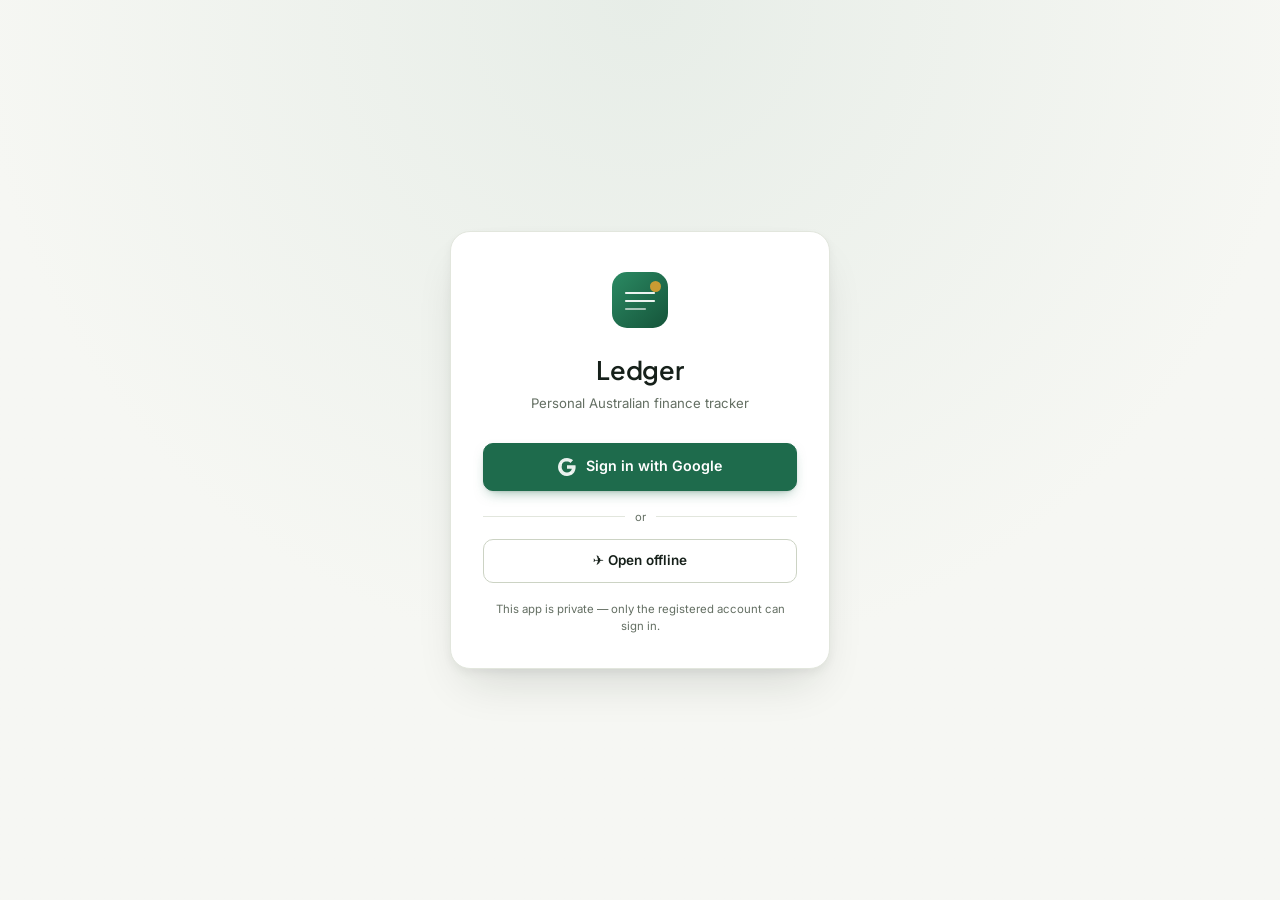
<file: index.html>
<!DOCTYPE html>
<html lang="en-AU">
<head>
<meta charset="UTF-8">
<meta name="viewport" content="width=device-width, initial-scale=1.0">
<title>Ledger</title>
<link rel="icon" href="data:image/svg+xml,%3Csvg xmlns='http://www.w3.org/2000/svg' viewBox='0 0 64 64'%3E%3Crect width='64' height='64' rx='15' fill='%231E6B4C'/%3E%3Ctext x='32' y='46' font-family='Arial,Helvetica,sans-serif' font-size='40' font-weight='800' fill='%23ffffff' text-anchor='middle'%3E%24%3C/text%3E%3C/svg%3E">
<link rel="preconnect" href="https://fonts.googleapis.com">
<link href="https://fonts.googleapis.com/css2?family=Inter:wght@400;500;600;700;800&family=Plus+Jakarta+Sans:wght@400;500;600;700;800&display=swap" rel="stylesheet">
<link rel="stylesheet" href="style.css">
</head>
<body>
<!-- AUTH GATE -->
<div id="authLoader" style="display:none;position:fixed;inset:0;z-index:10000;align-items:center;justify-content:center;background:radial-gradient(circle at 50% 0%,color-mix(in srgb,var(--euc) 7%,var(--bg)) 0%,var(--bg) 60%)">
  <div style="text-align:center">
    <svg width="48" height="48" viewBox="0 0 56 56" style="margin-bottom:20px;opacity:.9" aria-hidden="true">
      <defs><linearGradient id="loaderMark" x1="0" y1="0" x2="1" y2="1"><stop offset="0" stop-color="#2B8A63"/><stop offset="1" stop-color="#15543A"/></linearGradient></defs>
      <rect width="56" height="56" rx="15" fill="url(#loaderMark)"/>
      <line x1="14" y1="21" x2="42" y2="21" stroke="#fff" stroke-width="2.2" stroke-linecap="round" opacity=".92"/>
      <line x1="14" y1="29" x2="42" y2="29" stroke="#fff" stroke-width="2.2" stroke-linecap="round" opacity=".92"/>
      <line x1="14" y1="37" x2="33" y2="37" stroke="#fff" stroke-width="2.2" stroke-linecap="round" opacity=".6"/>
      <circle cx="43.5" cy="14.5" r="5.5" fill="#C99B33"/>
    </svg>
    <div id="authLoaderMsg" style="color:var(--muted);font-size:.88rem;margin-top:4px">Syncing…</div>
    <div style="margin-top:18px;width:32px;height:32px;margin-left:auto;margin-right:auto">
      <svg viewBox="0 0 32 32" style="animation:spin 1s linear infinite;width:32px;height:32px" aria-hidden="true">
        <circle cx="16" cy="16" r="12" fill="none" stroke="var(--line2)" stroke-width="3"/>
        <path d="M16 4 A12 12 0 0 1 28 16" fill="none" stroke="var(--euc)" stroke-width="3" stroke-linecap="round"/>
      </svg>
    </div>
  </div>
</div>
<style>@keyframes spin{to{transform:rotate(360deg)}}</style>
<div id="authGate" style="position:fixed;inset:0;z-index:9999;display:flex;align-items:center;justify-content:center;background:radial-gradient(circle at 50% 0%,color-mix(in srgb,var(--euc) 7%,var(--bg)) 0%,var(--bg) 60%);padding:24px">
  <div style="width:100%;max-width:380px;text-align:center;background:var(--surface);border:1px solid var(--line);border-radius:20px;box-shadow:var(--shadow-lg);padding:40px 32px 34px">
    <svg width="56" height="56" viewBox="0 0 56 56" style="margin-bottom:18px" aria-hidden="true">
      <defs><linearGradient id="authMark" x1="0" y1="0" x2="1" y2="1"><stop offset="0" stop-color="#2B8A63"/><stop offset="1" stop-color="#15543A"/></linearGradient></defs>
      <rect width="56" height="56" rx="15" fill="url(#authMark)"/>
      <line x1="14" y1="21" x2="42" y2="21" stroke="#fff" stroke-width="2.2" stroke-linecap="round" opacity=".92"/>
      <line x1="14" y1="29" x2="42" y2="29" stroke="#fff" stroke-width="2.2" stroke-linecap="round" opacity=".92"/>
      <line x1="14" y1="37" x2="33" y2="37" stroke="#fff" stroke-width="2.2" stroke-linecap="round" opacity=".6"/>
      <circle cx="43.5" cy="14.5" r="5.5" fill="#C99B33"/>
    </svg>
    <h1 style="font-family:'Plus Jakarta Sans','Inter',sans-serif;font-size:1.7rem;font-weight:600;letter-spacing:-.01em;margin-bottom:5px;color:var(--ink)">Ledger</h1>
    <p style="color:var(--muted);margin-bottom:30px;font-size:.88rem">Personal Australian finance tracker</p>
    <div id="authSetupNote" style="display:none;background:var(--surface2);border-radius:var(--radius);padding:12px 14px;margin-bottom:18px;font-size:.82rem;color:var(--muted);text-align:left;line-height:1.7"></div>
    <button id="authSignInBtn" class="btn primary" style="width:100%;height:48px;font-size:.95rem;display:flex;align-items:center;justify-content:center;gap:10px;border-radius:10px" onclick="authSignIn()">
      <svg width="18" height="18" viewBox="0 0 18 18" style="flex-shrink:0"><path fill="rgba(255,255,255,.9)" d="M17.64 9.2c0-.637-.057-1.251-.164-1.84H9v3.481h4.844c-.209 1.125-.843 2.078-1.796 2.717v2.258h2.908C16.658 14.013 17.64 11.705 17.64 9.2z"/><path fill="rgba(255,255,255,.9)" d="M9 18c2.43 0 4.467-.806 5.956-2.18l-2.908-2.259c-.806.54-1.837.86-3.048.86-2.344 0-4.328-1.584-5.036-3.711H.957v2.332A8.997 8.997 0 0 0 9 18z"/><path fill="rgba(255,255,255,.9)" d="M3.964 10.71A5.41 5.41 0 0 1 3.682 9c0-.593.102-1.17.282-1.71V4.958H.957A8.996 8.996 0 0 0 0 9c0 1.452.348 2.827.957 4.042l3.007-2.332z"/><path fill="rgba(255,255,255,.9)" d="M9 3.58c1.321 0 2.508.454 3.44 1.345l2.582-2.58C13.463.891 11.426 0 9 0A8.997 8.997 0 0 0 .957 4.958L3.964 6.29C4.672 4.163 6.656 3.58 9 3.58z"/></svg>
      Sign in with Google
    </button>
    <div style="display:flex;align-items:center;gap:10px;margin:18px 0 14px">
      <div style="flex:1;height:1px;background:var(--line)"></div>
      <span style="font-size:.75rem;color:var(--muted);white-space:nowrap">or</span>
      <div style="flex:1;height:1px;background:var(--line)"></div>
    </div>
    <button id="offlineModeBtn" class="btn" style="width:100%;height:44px;font-size:.9rem;display:flex;align-items:center;justify-content:center;gap:8px;border-radius:10px" onclick="enterOfflineMode()">
      ✈︎ Open offline
    </button>
    <div id="authError" style="display:none;margin-top:14px;padding:11px 13px;background:var(--surface2);border:1px solid var(--red);border-radius:var(--radius);font-size:.86rem;color:var(--red);text-align:left;line-height:1.5"></div>
    <p style="color:var(--muted);font-size:.76rem;margin-top:18px">This app is private — only the registered account can sign in.</p>
  </div>
</div>
<!-- OFFLINE BANNER (shown when running without Google Drive) -->
<div id="offlineBanner" style="display:none;position:sticky;top:0;z-index:900;background:#92600a;color:#fff;padding:9px 16px;font-size:.82rem;align-items:center;gap:10px;flex-wrap:wrap">
  <span style="flex:1;min-width:0">✈︎ <b>Offline mode</b> — changes are stored in this browser only. Export a backup before you leave so your data isn't lost.</span>
  <button onclick="exportAll()" style="background:rgba(255,255,255,.18);border:1px solid rgba(255,255,255,.35);color:#fff;border-radius:6px;padding:5px 12px;font-size:.8rem;cursor:pointer;white-space:nowrap;font-family:inherit">Export now</button>
  <button onclick="offlineBannerDismiss()" style="background:none;border:none;color:rgba(255,255,255,.7);cursor:pointer;padding:2px 6px;font-size:1rem;line-height:1" title="Dismiss until next page load">✕</button>
</div>
<!-- APP SHELL (hidden until authenticated) -->
<div id="appShell" style="display:contents"><div class="app">
  <aside class="sidebar">
    <div class="brand">
      <span style="display:inline-flex;align-items:center">
        <svg width="22" height="22" viewBox="0 0 56 56" style="margin-right:7px;flex:none" aria-hidden="true">
          <defs><linearGradient id="navMark" x1="0" y1="0" x2="1" y2="1"><stop offset="0" stop-color="#2B8A63"/><stop offset="1" stop-color="#15543A"/></linearGradient></defs>
          <rect width="56" height="56" rx="15" fill="url(#navMark)"/>
          <line x1="14" y1="21" x2="42" y2="21" stroke="#fff" stroke-width="2.6" stroke-linecap="round" opacity=".92"/>
          <line x1="14" y1="29" x2="42" y2="29" stroke="#fff" stroke-width="2.6" stroke-linecap="round" opacity=".92"/>
          <line x1="14" y1="37" x2="33" y2="37" stroke="#fff" stroke-width="2.6" stroke-linecap="round" opacity=".6"/>
          <circle cx="43.5" cy="14.5" r="6" fill="#C99B33"/>
        </svg>
        <div class="t">Ledger</div>
      </span>
      <button id="privacyBtn" onclick="privacyToggle()" title="Hide all dollar values (for demos)" style="background:none;border:none;cursor:pointer;font-size:1.1rem;line-height:1;padding:2px 6px;margin-left:2px;opacity:.75">👁</button>
      <button class="nav-toggle" id="navToggle" onclick="navToggle()" aria-expanded="false" aria-controls="navCollapse">
        <span id="navToggleLabel">Menu</span><span class="nav-toggle-icon">▾</span>
      </button>
    </div>
    <div class="nav-collapse" id="navCollapse">
    <div class="fy-pick">
      <label for="fySelect">Financial year</label>
      <select id="fySelect" class="input"></select>
      <label style="margin-top:10px;display:block">Viewing as</label>
      <div id="peopleSwitch" class="pchips"></div>
      <label style="margin-top:10px;display:block" for="assetSearchInput">Find an asset</label>
      <input id="assetSearchInput" class="input" placeholder="Search by name or code…" oninput="assetSearchInput(this.value)" autocomplete="off">
      <div id="assetSearchResults" style="position:relative"></div>
    </div>
    <nav class="nav" id="nav">
      <div class="grp">Plan</div>
      <button data-page="dashboard"><span class="tabchip" style="background:var(--euc)"></span>Dashboard</button>
      <button data-page="budget"><span class="tabchip" style="background:var(--euc)"></span>Budget planner</button>
      <div class="grp">Income</div>
      <button data-page="income"><span class="tabchip" style="background:var(--blue)"></span>Income</button>
      <button data-page="dividends"><span class="tabchip" style="background:var(--blue)"></span>Share dividends</button>
      <button data-page="funds"><span class="tabchip" style="background:var(--blue)"></span>ETF / Managed Funds</button>
      <button data-page="sales"><span class="tabchip" style="background:var(--blue)"></span>Share sales</button>
      <div class="grp">Expenses</div>
      <button data-page="expenses"><span class="tabchip" style="background:var(--red)"></span>Expenses</button>
      <div class="grp">Deductions</div>
      <button data-page="other"><span class="tabchip" style="background:var(--orange)"></span>Deductions</button>
      <button data-page="wfh"><span class="tabchip" style="background:var(--orange)"></span>WFH tracker</button>
      <div class="grp">Wealth</div>
      <button data-page="assets"><span class="tabchip" style="background:var(--gold)"></span>Assets</button>
      <button data-page="super"><span class="tabchip" style="background:var(--gold)"></span>Superannuation</button>
      <button data-page="networth"><span class="tabchip" style="background:var(--gold)"></span>Net worth</button>
      <div class="grp">Reports</div>
      <button data-page="summary"><span class="tabchip" style="background:var(--purple)"></span>FY summary</button>
      <button data-page="trends"><span class="tabchip" style="background:var(--purple)"></span>Trends</button>
      <button data-page="mytax"><span class="tabchip" style="background:var(--purple)"></span>myTax mapping</button>
      <button data-page="documents"><span class="tabchip" style="background:var(--purple)"></span>Documents</button>
      <div class="grp">Configure</div>
      <button data-page="settings" aria-label="Settings"><span class="tabchip" style="background:var(--muted)"></span>Settings</button>
    </nav>
    <div class="sidefoot" style="flex-direction:column;align-items:stretch;gap:0">
      <div style="display:flex;align-items:center;justify-content:space-between;gap:8px;padding-bottom:8px"><span id="syncStatus" style="font-size:.73rem;color:var(--muted)"></span><button class="btn ghost small" id="syncNowBtn" style="display:none;font-size:.73rem" onclick="if(typeof pushToDrive==='function')pushToDrive().then(()=>toast(_syncStatus==='error'?'Sync failed — see status above':'Pushed to Drive'))">↻ Sync</button></div>
      <div style="display:flex;gap:6px;flex-wrap:wrap;padding-bottom:10px">
        <button class="btn small" id="exportBtn" title="Download a JSON backup of all data">Export</button>
        <button class="btn small" id="importBtn" title="Restore from a JSON backup">Import</button>
      </div>
      <div style="border-top:1px solid var(--line);padding-top:10px;display:flex;align-items:center;justify-content:space-between;gap:8px">
        <button class="btn ghost small" id="logoutBtn" onclick="authSignOut()" title="Sync and return to sign-in screen" style="color:var(--muted);font-size:.78rem">Sign out</button>
        <button class="btn small theme-toggle" id="themeBtn" aria-label="Toggle light/dark theme" style="margin-left:auto">◐</button>
      </div>
      <input type="file" id="importFile" accept="application/json" style="display:none">
    </div>
    </div>
  </aside>
  <div style="overflow-y:auto;height:100%;min-width:0">
    <main class="main" id="main"></main>
  </div>
</div></div><!-- /appShell -->
<div id="toast" role="status"></div>
<div id="modalRoot"></div>
<script src="app.js"></script>
</body>
</html>
</file>
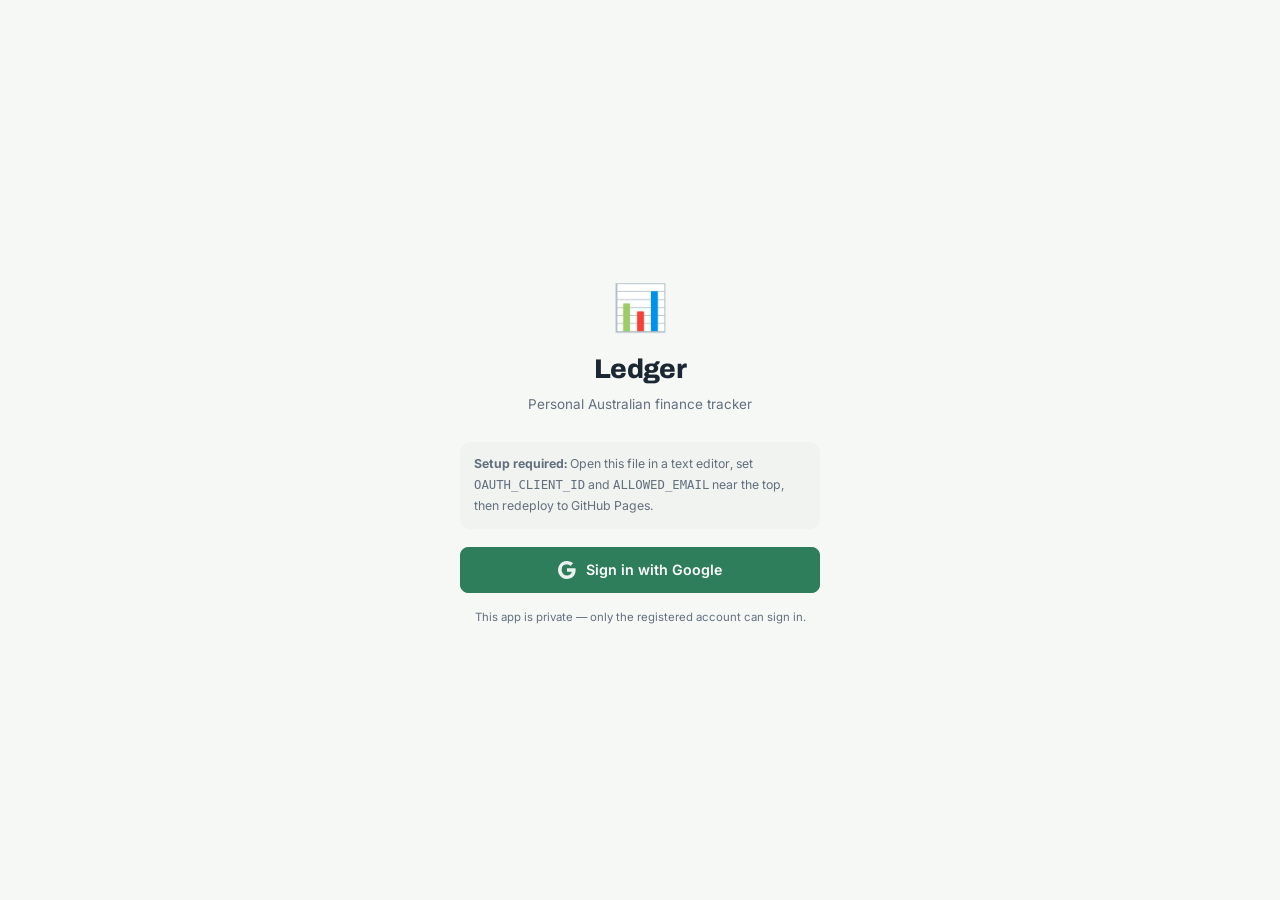
<file: index_1.html>
<!DOCTYPE html>
<html lang="en-AU">
<head>
<meta charset="UTF-8">
<meta name="viewport" content="width=device-width, initial-scale=1.0">
<title>Ledger — Personal Finance (AU)</title>
<link rel="preconnect" href="https://fonts.googleapis.com">
<link href="https://fonts.googleapis.com/css2?family=Archivo:wght@500;600;700;800&family=Inter:wght@400;500;600;700&display=swap" rel="stylesheet">
<style>
/* ============ TOKENS ============ */
:root{
  --bg:#F6F8F6; --surface:#FFFFFF; --surface2:#F0F3EF; --ink:#1B2733; --muted:#62707E;
  --line:#E3E8E2; --line2:#CFD8CE;
  --euc:#2E7D5B; --euc-soft:#E7F1EB; --euc-ink:#1E5A40;
  --gold:#B8860B; --gold-soft:#F7EFDB;
  --red:#B4452F; --red-soft:#F8E7E2;
  --blue:#2563B8; --blue-soft:#E3ECF9;
  --orange:#E2925A; --orange-soft:#FBEFE3;
  --purple:#7A6FB3; --purple-soft:#ECE9F6;
  --grey-cell:#AEB7C0; --shadow:0 1px 2px rgba(22,30,26,.05),0 2px 8px rgba(22,30,26,.04);
  --radius:10px; --ctl-h:34px;
}
html[data-theme="dark"]{
  --bg:#10151C; --surface:#171E27; --surface2:#202A35; --ink:#E7ECEF; --muted:#94A1AF;
  --line:#28323E; --line2:#36424F;
  --euc:#4CC08E; --euc-soft:#1A3328; --euc-ink:#7FD9B0;
  --gold:#E0B554; --gold-soft:#332B16;
  --red:#E07A5F; --red-soft:#3A211B;
  --blue:#6AA3E8; --blue-soft:#1C2C44;
  --orange:#E2925A; --orange-soft:#3A2A1C;
  --purple:#A99EDB; --purple-soft:#2A2740;
  --grey-cell:#46525F; --shadow:0 1px 2px rgba(0,0,0,.4),0 6px 18px rgba(0,0,0,.3);
}
*{box-sizing:border-box;margin:0;padding:0}
html{font-size:15px}
body{
  font-family:'Inter',system-ui,-apple-system,sans-serif; background:var(--bg); color:var(--ink);
  font-feature-settings:'tnum' 1; line-height:1.45; min-height:100vh;
}
h1,h2,h3,.display{font-family:'Archivo','Inter',system-ui,sans-serif;letter-spacing:-.01em}
button,input,select,textarea{font:inherit;color:inherit}
a{color:var(--euc)}

/* ============ LAYOUT ============ */
.app{display:grid;grid-template-columns:236px 1fr;min-height:100vh}
.sidebar{
  background:var(--surface); border-right:1px solid var(--line); padding:18px 0 14px;
  position:sticky; top:0; height:100vh; overflow-y:auto; display:flex; flex-direction:column;
}
.brand{padding:0 18px 14px;border-bottom:1px solid var(--line)}
.brand .t{font-family:'Archivo';font-weight:800;font-size:1.25rem;letter-spacing:-.02em}
.brand .s{font-size:.72rem;color:var(--muted);text-transform:uppercase;letter-spacing:.12em;margin-top:2px}
.fy-pick{padding:12px 18px;border-bottom:1px solid var(--line)}
.fy-pick label{font-size:.68rem;text-transform:uppercase;letter-spacing:.1em;color:var(--muted);display:block;margin-bottom:5px}
.pchips{display:flex;flex-wrap:wrap;gap:6px}
.pchips button{border:1px solid var(--line);background:var(--surface2);color:var(--ink);border-radius:999px;padding:4px 11px;font:inherit;font-size:.78rem;cursor:pointer;display:flex;align-items:center;gap:6px}
.pchips button .pd{width:8px;height:8px;border-radius:50%;flex:none}
.pchips button.active{background:var(--euc-soft);border-color:var(--euc);color:var(--euc-ink);font-weight:600}
.pchips button:hover{border-color:var(--euc)}
.personline{display:inline-flex;align-items:center;gap:6px;font-size:.8rem;color:var(--muted)}
.personline .pd{width:9px;height:9px;border-radius:50%;display:inline-block}
.nav{padding:10px 10px;flex:1}
.nav .grp{font-size:.66rem;text-transform:uppercase;letter-spacing:.12em;color:var(--muted);padding:12px 10px 5px}
/* Excel-heritage sheet tabs */
.nav button{
  display:flex;align-items:center;gap:10px;width:100%;text-align:left;background:none;border:0;
  padding:8px 10px;border-radius:8px;cursor:pointer;color:var(--ink);font-weight:500;font-size:.92rem;
}
.nav button:hover{background:var(--surface2)}
.nav button.active{background:var(--euc-soft);color:var(--euc-ink);font-weight:600}
.nav .tabchip{width:14px;height:9px;border-radius:2px 2px 0 0;border-bottom:2px solid transparent;flex:none}
.nav button.active .tabchip{border-bottom-color:currentColor}
.sidefoot{padding:12px 18px;border-top:1px solid var(--line);display:flex;gap:8px;align-items:center;flex-wrap:wrap}

.main{padding:26px 34px 70px;max-width:1280px;width:100%}
.pagehead{display:flex;align-items:flex-end;justify-content:space-between;gap:16px;margin-bottom:20px;flex-wrap:wrap}
.pagehead h1{font-size:1.7rem;font-weight:800}
.pagehead .sub{color:var(--muted);font-size:.9rem;margin-top:3px;max-width:680px}
.headactions{display:flex;gap:8px;flex-wrap:wrap;align-items:center}

/* ============ COMPONENTS ============ */
.card{background:var(--surface);border:1px solid var(--line);border-radius:var(--radius);box-shadow:var(--shadow);margin-bottom:18px}
.card>.chead{display:flex;align-items:center;justify-content:space-between;gap:12px;padding:12px 16px;border-bottom:1px solid var(--line);flex-wrap:wrap}
.card>.chead h2{font-size:1rem;font-weight:700}
.card>.chead .hint{font-size:.8rem;color:var(--muted)}
.card>.cbody{padding:16px}
.card>.cbody.tight{padding:0}
.chead .actions{display:flex;gap:6px;align-items:center;flex-wrap:wrap}

.grid2{display:grid;grid-template-columns:1fr 1fr;gap:18px}
.grid3{display:grid;grid-template-columns:repeat(3,1fr);gap:14px}
@media(max-width:1000px){.grid2,.grid3{grid-template-columns:1fr}.app{grid-template-columns:1fr}.sidebar{position:static;height:auto}}

.btn{
  border:1px solid var(--line2);background:var(--surface);border-radius:7px;padding:0 13px;height:var(--ctl-h);cursor:pointer;
  font-weight:600;font-size:.86rem;display:inline-flex;align-items:center;gap:6px;color:var(--ink);
}
.btn:hover{background:var(--surface2)}
.btn.primary{background:var(--euc);border-color:var(--euc);color:#fff}
html[data-theme="dark"] .btn.primary{color:#0d1410}
.btn.primary:hover{filter:brightness(1.07)}
.btn.danger{color:var(--red);border-color:var(--red)}
.btn.small{height:27px;padding:0 9px;font-size:.78rem}
.btn.ghost{border-color:transparent;background:none}
.btn.ghost:hover{background:var(--surface2)}
a.btn{text-decoration:none}

.input,select.input,textarea.input{
  width:100%;border:1px solid var(--line2);background:var(--surface);border-radius:7px;
  height:var(--ctl-h);padding:0 10px;font-size:.9rem;
}
textarea.input{height:auto;padding:8px 10px}
select.input{
  appearance:none;-webkit-appearance:none;
  background-image:url("data:image/svg+xml;charset=utf-8,%3Csvg xmlns='http://www.w3.org/2000/svg' width='10' height='6'%3E%3Cpath d='M1 1l4 4 4-4' stroke='%2362707E' stroke-width='1.6' fill='none' stroke-linecap='round'/%3E%3C/svg%3E");
  background-repeat:no-repeat;background-position:right 9px center;padding-right:26px;
}
.input:focus,.input:focus-visible{outline:2px solid var(--euc);outline-offset:1px;border-color:var(--euc)}
.input.money{text-align:right;font-variant-numeric:tabular-nums}
label.fld{display:block;font-size:.76rem;font-weight:600;color:var(--muted);margin-bottom:4px;text-transform:uppercase;letter-spacing:.04em}
.fldrow{display:flex;gap:12px;flex-wrap:wrap}
.fldrow>div{flex:1;min-width:130px}

table.tbl{width:100%;border-collapse:collapse;font-size:.88rem}
table.tbl th{
  text-align:left;font-size:.69rem;text-transform:uppercase;letter-spacing:.08em;color:var(--muted);
  padding:9px 12px;border-bottom:1px solid var(--line);background:var(--surface2);font-weight:700;white-space:nowrap;
}
table.tbl td{padding:7px 12px;border-bottom:1px solid var(--line);vertical-align:middle;height:44px}
table.tbl tr:last-child td{border-bottom:0}
table.tbl tbody tr:hover td{background:color-mix(in srgb,var(--surface2) 55%,transparent)}
table.tbl tr.total:hover td{background:var(--surface2)}
table.tbl td.num,table.tbl th.num{text-align:right;font-variant-numeric:tabular-nums;white-space:nowrap}
table.tbl tr.total td{font-weight:700;background:var(--surface2)}
table.tbl tr.subhead td{font-weight:700;background:var(--euc-soft);color:var(--euc-ink);font-size:.78rem;text-transform:uppercase;letter-spacing:.06em;height:36px}
table.tbl td.rowact{text-align:right;white-space:nowrap}
table.tbl td.rowact .btn{vertical-align:middle}
table.tbl input.input,table.tbl select.input{height:30px;font-size:.86rem;min-width:64px}
table.tbl select.input{min-width:96px}
table.tbl .editcell{min-width:120px}

.stat{background:var(--surface);border:1px solid var(--line);border-radius:var(--radius);padding:14px 16px;box-shadow:var(--shadow)}
.stat .l{font-size:.7rem;text-transform:uppercase;letter-spacing:.1em;color:var(--muted);font-weight:600}
.stat .v{font-family:'Archivo';font-size:1.55rem;font-weight:800;margin-top:4px;font-variant-numeric:tabular-nums}
.stat .d{font-size:.78rem;color:var(--muted);margin-top:2px}
.stat.good .v{color:var(--euc)}
.stat.bad .v{color:var(--red)}
.stat.gold .v{color:var(--gold)}

.badge{display:inline-flex;align-items:center;gap:5px;font-size:.7rem;font-weight:700;padding:2px 8px;border-radius:99px;border:1px solid;white-space:nowrap}
.badge.euc{color:var(--euc-ink);background:var(--euc-soft);border-color:var(--euc)}
.badge.gold{color:var(--gold);background:var(--gold-soft);border-color:var(--gold)}
.badge.red{color:var(--red);background:var(--red-soft);border-color:var(--red)}
.badge.blue{color:var(--blue);background:var(--blue-soft);border-color:var(--blue)}
.badge.purple{color:var(--purple);background:var(--purple-soft);border-color:var(--purple)}

/* frozen FY stamp — the signature mark */
.stamp{
  display:inline-flex;flex-direction:column;align-items:center;justify-content:center;
  border:2.5px solid var(--gold);color:var(--gold);border-radius:8px;padding:5px 12px;
  font-family:'Archivo';font-weight:800;letter-spacing:.14em;text-transform:uppercase;font-size:.68rem;
  transform:rotate(-4deg);line-height:1.25;opacity:.95;user-select:none;pointer-events:none;
}
.stamp .big{font-size:.86rem;letter-spacing:.2em}

/* WFH calendar */
.cal-month{margin-bottom:10px}
.cal-mname{font-family:'Archivo';font-weight:700;font-size:.92rem;margin:10px 0 6px}
.cal-grid{display:grid;grid-template-columns:repeat(7,minmax(34px,46px));gap:3px}
.cal-dow{font-size:.64rem;text-transform:uppercase;color:var(--muted);text-align:center;font-weight:700;padding:2px 0}
.cal-day{
  aspect-ratio:1.15;border:1px solid var(--line);border-radius:6px;display:flex;align-items:center;justify-content:center;
  font-size:.8rem;cursor:pointer;background:var(--surface);font-variant-numeric:tabular-nums;position:relative;
}
.cal-day.empty{visibility:hidden}
.cal-day.weekend{background:var(--orange-soft);border-color:var(--orange);color:var(--orange);cursor:default}
.cal-day.holiday{background:var(--grey-cell);border-color:var(--grey-cell);color:var(--surface);cursor:default}
.cal-day.wfh{background:var(--wfh-user,var(--blue));border-color:var(--wfh-user,var(--blue));color:#fff;font-weight:700}
.cal-day.away{background:var(--away-user,var(--purple));border-color:var(--away-user,var(--purple));color:#fff}
.cal-day:not(.weekend):not(.holiday):hover{outline:2px solid var(--blue)}
.cal-legend{display:flex;gap:14px;flex-wrap:wrap;font-size:.78rem;color:var(--muted);margin:8px 0 4px}
.cal-legend .sw{display:inline-block;width:13px;height:13px;border-radius:3px;vertical-align:-2px;margin-right:5px;border:1px solid var(--line)}

/* charts */
.chart svg{width:100%;height:auto;display:block}
.chart .axis{font-size:10px;fill:var(--muted)}
.chart .vlab{font-size:9.5px;fill:var(--muted);font-variant-numeric:tabular-nums}
.mom-up{color:var(--euc);font-weight:700}
.mom-down{color:var(--red);font-weight:700}

/* expandable result table */
.restbl{width:100%;border-collapse:collapse;font-size:.9rem}
.restbl th{text-align:right;font-size:.69rem;text-transform:uppercase;letter-spacing:.08em;color:var(--muted);padding:7px 10px;border-bottom:1px solid var(--line);font-weight:700}
.restbl th:first-child{text-align:left}
.restbl td{padding:8px 10px;border-bottom:1px solid var(--line);font-variant-numeric:tabular-nums}
.restbl td.num{text-align:right;white-space:nowrap}
.restbl tr.grp>td{cursor:pointer;font-weight:600}
.restbl tr.grp>td:first-child::before{content:'▸';display:inline-block;width:14px;color:var(--muted);transition:transform .12s}
.restbl tr.grp.open>td:first-child::before{transform:rotate(90deg)}
.restbl tr.sub td{background:var(--surface2);color:var(--muted);font-size:.84rem;border-bottom:1px dashed var(--line)}
.restbl tr.sub td:first-child{padding-left:26px}
.restbl tr.tot td{font-weight:800;border-top:2px solid var(--line2);border-bottom:0}
.restbl tr.plain>td:first-child{padding-left:14px}

/* donut */
.donutwrap{display:flex;gap:22px;align-items:center;flex-wrap:wrap}
.donutleg{font-size:.84rem;display:grid;gap:6px}
.donutleg .sw{display:inline-block;width:12px;height:12px;border-radius:3px;margin-right:7px;vertical-align:-1px}

/* receipts */
.rcpt-thumb{width:40px;height:40px;object-fit:cover;border-radius:6px;border:1px solid var(--line);cursor:pointer}
.rcpt-file{display:inline-flex;align-items:center;gap:6px;font-size:.78rem;padding:4px 8px;border:1px solid var(--line2);border-radius:6px;cursor:pointer}

/* modal & toast */
.modal-back{position:fixed;inset:0;background:rgba(10,15,12,.5);display:flex;align-items:center;justify-content:center;z-index:50;padding:20px}
.modal{background:var(--surface);border:1px solid var(--line);border-radius:12px;max-width:660px;width:100%;max-height:88vh;overflow-y:auto;box-shadow:var(--shadow)}
.modal .mhead{padding:14px 18px;border-bottom:1px solid var(--line);display:flex;justify-content:space-between;align-items:center}
.modal .mhead h3{font-size:1.05rem}
.modal .mbody{padding:18px}
.modal .mfoot{padding:12px 18px;border-top:1px solid var(--line);display:flex;justify-content:flex-end;gap:8px}
#toast{position:fixed;bottom:22px;left:50%;transform:translateX(-50%);background:var(--ink);color:var(--bg);padding:9px 18px;border-radius:9px;font-weight:600;font-size:.88rem;opacity:0;transition:opacity .25s;z-index:99;pointer-events:none}
#toast.show{opacity:1}

.note{font-size:.8rem;color:var(--muted);background:var(--surface2);border:1px solid var(--line);border-radius:8px;padding:9px 12px;margin-top:10px}
.kv{display:flex;justify-content:space-between;gap:10px;padding:6px 0;border-bottom:1px dashed var(--line);font-size:.9rem;align-items:center}
.kv:last-child{border-bottom:0}
.kv .k{color:var(--muted)}
.kv .v{font-weight:600;font-variant-numeric:tabular-nums}
.kv.big .v{font-family:'Archivo';font-weight:800;font-size:1.15rem}
.muted{color:var(--muted)}
.right{text-align:right}
.mt{margin-top:14px}
.searchres{border:1px solid var(--line);border-radius:8px;max-height:230px;overflow-y:auto;margin-top:6px}
.searchres button{display:flex;justify-content:space-between;width:100%;border:0;background:none;padding:8px 12px;cursor:pointer;font-size:.86rem;border-bottom:1px solid var(--line);text-align:left;color:var(--ink)}
.searchres button:hover{background:var(--euc-soft)}
.theme-toggle{margin-left:auto}
/* Dashboard stat grids: collapse to single column on mobile so dex is adjacent to its card */
@media(max-width:768px){
  .dash-stat-grid{grid-template-columns:1fr!important}
  .dash-stat-grid [style*="grid-column:1/-1"]{margin-top:0!important}
}

/* ===== CUSTOM SELECT ===== */
.csel{position:relative;display:block}
.csel-btn{
  width:100%;height:var(--ctl-h);padding:0 10px;
  border:1px solid var(--line2);background:var(--surface);border-radius:7px;
  cursor:pointer;font:inherit;font-size:.9rem;color:var(--ink);
  display:flex;align-items:center;justify-content:space-between;gap:8px;
  text-align:left;line-height:1.3;
}
.csel-btn:hover{background:var(--surface2)}
.csel.open .csel-btn,.csel-btn:focus,.csel-btn:focus-visible{
  outline:2px solid var(--euc);outline-offset:1px;border-color:var(--euc);background:var(--surface);
}
.csel-cur{flex:1;overflow:hidden;text-overflow:ellipsis;white-space:nowrap;min-width:0}
.csel-chev{color:var(--muted);flex:none;display:block;transition:transform .15s}
.csel.open .csel-chev{transform:rotate(180deg);color:var(--euc)}
.csel-opts{
  position:absolute;top:calc(100% + 3px);left:0;right:0;min-width:max-content;
  background:var(--surface);border:1px solid var(--line2);
  border-radius:var(--radius);padding:5px 0;
  box-shadow:0 6px 24px rgba(0,0,0,.13);z-index:300;
  max-height:260px;overflow-y:auto;display:none;
}
.csel.open .csel-opts{display:block;animation:cselIn .1s ease}
@keyframes cselIn{from{opacity:0;transform:translateY(-5px)}}
.csel-opt{
  padding:8px 13px;cursor:pointer;color:var(--ink);
  font-size:.9rem;display:flex;align-items:center;gap:8px;white-space:nowrap;
}
.csel-opt:hover{background:var(--surface2)}
.csel-opt.sel{background:var(--euc-soft);color:var(--euc-ink);font-weight:600}
/* table-cell selects stay compact */
table .csel-btn{height:30px;font-size:.86rem;padding:0 7px}

/* ===== EXPANDABLE DASHBOARD STAT CARDS ===== */
.stat.xable{cursor:pointer;user-select:none;transition:box-shadow .13s,background .13s}
.stat.xable:hover{box-shadow:0 0 0 2px var(--line2),var(--shadow)}
.stat.xopen{box-shadow:0 0 0 2.5px var(--euc)!important;background:var(--surface)!important}
.stat-toggle{font-size:.62rem;color:var(--muted);text-align:right;margin-top:10px;letter-spacing:.06em;text-transform:uppercase;font-weight:600}
.stat.xopen .stat-toggle{color:var(--euc)}
.dex{
  background:var(--surface);border:2px solid var(--euc);border-radius:var(--radius);
  padding:16px 18px;margin-top:-10px;margin-bottom:18px;
  box-shadow:0 4px 18px rgba(46,125,91,.10);
}
.dex-row{
  display:flex;justify-content:space-between;align-items:center;
  padding:6px 0;border-bottom:1px dashed var(--line);font-size:.9rem;gap:16px;
}
.dex-row:last-child{border-bottom:0}
.dex-row.sub{padding-left:18px;font-size:.84rem}
.dex-row.sub .n{color:var(--muted)}
.dex-row.tot{
  font-weight:700;border-bottom:0;border-top:2px solid var(--line2);
  padding-top:9px;margin-top:4px;font-size:.95rem;
}
.dex-row .n{color:var(--muted);flex:1}
.dex-row .a{font-weight:600;font-variant-numeric:tabular-nums;white-space:nowrap;color:var(--ink)}
.dex-lnk{font-size:.78rem;color:var(--euc);cursor:pointer;text-decoration:none;margin-left:6px;white-space:nowrap}
.dex-lnk:hover{text-decoration:underline}


/* ═══ Custom select (csel) ═══ */
.csel{position:relative;width:100%}
.csel-trg{
  width:100%;border:1px solid var(--line2);background:var(--surface);
  border-radius:7px;height:var(--ctl-h);padding:0 10px;font-size:.9rem;
  cursor:pointer;text-align:left;display:flex;align-items:center;
  justify-content:space-between;gap:8px;color:var(--ink);font-family:inherit;
  font-feature-settings:'tnum' 1;
}
.csel-trg:hover{background:var(--surface2)}
.csel-trg:focus-visible{outline:2px solid var(--euc);outline-offset:1px}
.csel.open .csel-trg{border-color:var(--euc);border-radius:7px 7px 0 0}
.csel-arr{font-size:.6rem;color:var(--muted);transition:transform .12s;flex:none;line-height:1}
.csel.open .csel-arr{transform:rotate(180deg)}
.csel-tmpl{display:none!important}
/* floating drop rendered via JS into body */
#_csel_drop{
  border:1px solid var(--euc);border-top:0;border-radius:0 0 8px 8px;
  background:var(--surface);box-shadow:0 8px 24px rgba(0,0,0,.13);
  overflow-y:auto;
}
#_csel_drop .csel-opt{
  display:block;width:100%;border:0;background:none;padding:9px 12px;
  text-align:left;cursor:pointer;font-size:.88rem;color:var(--ink);
  border-bottom:1px solid var(--line);font-family:inherit;
}
#_csel_drop .csel-opt:last-child{border-bottom:0}
#_csel_drop .csel-opt:hover{background:var(--euc-soft);color:var(--euc-ink)}
#_csel_drop .csel-opt.sel{font-weight:700;background:var(--euc-soft);color:var(--euc-ink)}

/* ═══ Expandable dashboard stat cards (xstat) ═══ */
.xstat{cursor:pointer;user-select:none;transition:border-color .12s}
.xstat:hover{border-color:var(--euc)}
.xcaret{font-size:.58rem;color:var(--muted);margin-left:5px;display:inline-block;transition:transform .12s;vertical-align:.1em}
.xstat.open .xcaret{transform:rotate(90deg)}
.xdet{border-top:1px solid var(--line);margin-top:10px;padding-top:10px}
.xdet .dkv{display:flex;justify-content:space-between;align-items:baseline;padding:4px 0;border-bottom:1px dashed var(--line);font-size:.85rem}
.xdet .dkv:last-child{border-bottom:0}
.xdet .dkv .dk{color:var(--muted)}
.xdet .dkv .dv{font-weight:600;font-variant-numeric:tabular-nums;white-space:nowrap}
.xdet .dkv.sub .dk{padding-left:14px;font-size:.8rem}
.xdet .dkv.sub .dv{font-size:.8rem;color:var(--muted);font-weight:400}
.xdet .dkv.total .dk{font-weight:700;color:var(--ink)}
.xdet .dkv.total .dv{font-family:'Archivo';font-weight:800;font-size:1rem}

.spread-sched{min-width:200px;max-width:380px}
.spread-sched>div:last-child{border-bottom:0}

@media print{.sidebar,.headactions,.note{display:none}.app{grid-template-columns:1fr}.main{padding:0;max-width:none}}
@media (prefers-reduced-motion:reduce){*{transition:none!important;animation:none!important}}
:focus-visible{outline:2px solid var(--euc);outline-offset:2px}
</style>
</head>
<body>
<!-- AUTH GATE -->
<div id="authGate" style="position:fixed;inset:0;z-index:9999;display:flex;align-items:center;justify-content:center;background:var(--bg);padding:24px">
  <div style="width:100%;max-width:360px;text-align:center">
    <div style="font-size:3rem;margin-bottom:10px">📊</div>
    <h1 style="font-size:1.8rem;font-weight:800;letter-spacing:-.02em;margin-bottom:6px">Ledger</h1>
    <p style="color:var(--muted);margin-bottom:28px;font-size:.9rem">Personal Australian finance tracker</p>
    <div id="authSetupNote" style="display:none;background:var(--surface2);border-radius:var(--radius);padding:12px 14px;margin-bottom:18px;font-size:.82rem;color:var(--muted);text-align:left;line-height:1.7"></div>
    <button id="authSignInBtn" class="btn primary" style="width:100%;height:46px;font-size:.95rem;display:flex;align-items:center;justify-content:center;gap:10px;border-radius:8px" onclick="authSignIn()">
      <svg width="18" height="18" viewBox="0 0 18 18" style="flex-shrink:0"><path fill="rgba(255,255,255,.9)" d="M17.64 9.2c0-.637-.057-1.251-.164-1.84H9v3.481h4.844c-.209 1.125-.843 2.078-1.796 2.717v2.258h2.908C16.658 14.013 17.64 11.705 17.64 9.2z"/><path fill="rgba(255,255,255,.9)" d="M9 18c2.43 0 4.467-.806 5.956-2.18l-2.908-2.259c-.806.54-1.837.86-3.048.86-2.344 0-4.328-1.584-5.036-3.711H.957v2.332A8.997 8.997 0 0 0 9 18z"/><path fill="rgba(255,255,255,.9)" d="M3.964 10.71A5.41 5.41 0 0 1 3.682 9c0-.593.102-1.17.282-1.71V4.958H.957A8.996 8.996 0 0 0 0 9c0 1.452.348 2.827.957 4.042l3.007-2.332z"/><path fill="rgba(255,255,255,.9)" d="M9 3.58c1.321 0 2.508.454 3.44 1.345l2.582-2.58C13.463.891 11.426 0 9 0A8.997 8.997 0 0 0 .957 4.958L3.964 6.29C4.672 4.163 6.656 3.58 9 3.58z"/></svg>
      Sign in with Google
    </button>
    <div id="authError" style="display:none;margin-top:14px;padding:11px 13px;background:var(--surface2);border:1px solid var(--red);border-radius:var(--radius);font-size:.86rem;color:var(--red);text-align:left;line-height:1.5"></div>
    <p style="color:var(--muted);font-size:.76rem;margin-top:16px">This app is private — only the registered account can sign in.</p>
  </div>
</div>
<!-- APP SHELL (hidden until authenticated) -->
<div id="appShell" style="display:contents"><div class="app">
  <aside class="sidebar">
    <div class="brand">
      <div class="t">Ledger</div>
      <div class="s">Personal finance · AU tax</div>
    </div>
    <div class="fy-pick">
      <label for="fySelect">Financial year</label>
      <select id="fySelect" class="input"></select>
      <label style="margin-top:10px;display:block">Viewing as</label>
      <div id="peopleSwitch" class="pchips"></div>
    </div>
    <nav class="nav" id="nav">
      <div class="grp">Plan</div>
      <button data-page="dashboard"><span class="tabchip" style="background:var(--euc)"></span>Dashboard</button>
      <button data-page="budget"><span class="tabchip" style="background:var(--euc)"></span>Budget planner</button>
      <div class="grp">Income</div>
      <button data-page="income"><span class="tabchip" style="background:var(--euc)"></span>Income</button>
      <button data-page="expenses"><span class="tabchip" style="background:var(--red)"></span>Expenses</button>
      <button data-page="dividends"><span class="tabchip" style="background:#5BA742"></span>Share dividends</button>
      <button data-page="funds"><span class="tabchip" style="background:#5BA742"></span>Managed funds</button>
      <button data-page="sales"><span class="tabchip" style="background:#5BA742"></span>Share sales</button>
      <div class="grp">Deductions</div>
      <button data-page="wfh"><span class="tabchip" style="background:var(--red)"></span>WFH tracker</button>
      <button data-page="other"><span class="tabchip" style="background:var(--red)"></span>Other deductions</button>
      <div class="grp">Wealth</div>
      <button data-page="assets"><span class="tabchip" style="background:var(--gold)"></span>Assets</button>
      <button data-page="networth"><span class="tabchip" style="background:var(--gold)"></span>Net worth</button>
      <div class="grp">Reports</div>
      <button data-page="summary"><span class="tabchip" style="background:var(--gold)"></span>FY summary</button>
      <div class="grp">Configure</div>
      <button data-page="settings" aria-label="Settings"><span class="tabchip" style="background:var(--muted)"></span>Settings</button>
    </nav>
    <div class="sidefoot" style="flex-direction:column;align-items:stretch;gap:8px">
      <div style="display:flex;align-items:center;justify-content:space-between;gap:8px"><span id="syncStatus" style="font-size:.73rem;color:var(--muted)"></span><button class="btn ghost small" id="syncNowBtn" style="display:none;font-size:.73rem" onclick="if(typeof pushToDrive==='function')pushToDrive().then(()=>toast('Pushed to Drive'))">↻ Sync</button></div>
      <div style="display:flex;gap:8px;flex-wrap:wrap">
      <button class="btn small" id="exportBtn" title="Download a JSON backup of all data">Export</button>
      <button class="btn small" id="importBtn" title="Restore from a JSON backup">Import</button>
      <button class="btn small theme-toggle" id="themeBtn" aria-label="Toggle light/dark theme">◐</button>
      <input type="file" id="importFile" accept="application/json" style="display:none">
    </div>
  </aside>
  <main class="main" id="main"></main>
</div></div><!-- /appShell -->
<div id="toast" role="status"></div>
<div id="modalRoot"></div>
<script id="app-js">
/* ═══════════════════════════════════════════════════════════
   PERSONAL CONFIG — fill in these two values once, then deploy
   ═══════════════════════════════════════════════════════════ */
const OAUTH_CLIENT_ID = ''; /* your Google OAuth 2.0 Client ID         */
const ALLOWED_EMAIL   = ''; /* your Google account email — blocks all others */
/* ═══════════════════════════════════════════════════════════ */

'use strict';
/* =================================================================
   STORE — everything lives in localStorage under one key.
   Each financial year carries its OWN frozen copy of tax rates:
   editing FY2027 never touches FY2026. That is the historical-
   accuracy rule, enforced structurally.
================================================================= */
const LS_KEY='ledger.au.v1';
const $=(s,el=document)=>el.querySelector(s);
const $$=(s,el=document)=>[...el.querySelectorAll(s)];
const uid=()=>Math.random().toString(36).slice(2,10)+Date.now().toString(36).slice(-4);
const fmt$=n=>(n<0?'-$':'$')+Math.abs(+n||0).toLocaleString('en-AU',{minimumFractionDigits:2,maximumFractionDigits:2});
const fmt$0=n=>(n<0?'-$':'$')+Math.abs(+n||0).toLocaleString('en-AU',{maximumFractionDigits:0});
const pct=n=>(+n||0).toFixed(2)+'%';
const num=v=>{const n=parseFloat(String(v).replace(/[,$\s]/g,''));return isFinite(n)?n:0;};
const esc=s=>String(s??'').replace(/[&<>"']/g,c=>({'&':'&amp;','<':'&lt;','>':'&gt;','"':'&quot;',"'":'&#39;'}[c]));
const todayISO=()=>new Date().toISOString().slice(0,10);
const fmtDate=iso=>{if(!iso)return'';const[y,m,d]=iso.split('-');return `${d}/${m}/${y}`;};

function toast(msg){const t=$('#toast');t.textContent=msg;t.classList.add('show');clearTimeout(t._h);t._h=setTimeout(()=>t.classList.remove('show'),2400);}

/* ---------- Default rate snapshots (editable in Tax settings) ----------
   Seeded from published ATO figures; always verify before lodging. */
function ratesFY2025(){return{
  brackets:[{upTo:18200,rate:0},{upTo:45000,rate:16},{upTo:135000,rate:30},{upTo:190000,rate:37},{upTo:null,rate:45}],
  lito:{max:700,t1:37500,taper1:5,t2:45000,taper2:1.5},
  medicare:{rate:2,lowerThreshold:27222,shadeRate:10},
  mls:[{min:0,rate:0},{min:97001,rate:1},{min:113001,rate:1.25},{min:151001,rate:1.5}],
  wfh:{ratePerHour:0.70,hoursPerDay:7.6},
  deviceImmediateCap:300, cgtDiscount:50, centsPerKm:0.88
};}
function ratesFY2026(){const r=ratesFY2025();
  r.medicare.lowerThreshold=27222; /* update when ATO indexes */
  r.mls=[{min:0,rate:0},{min:101001,rate:1},{min:118001,rate:1.25},{min:158001,rate:1.5}];
  r.centsPerKm=0.92;
  return r;
}
const ATO_DEDUCTION_TYPES=['Working from home','Tax prep / managing tax affairs','Self-education','Tools & equipment','Travel & transport','Car expenses','Clothing & laundry','Phone, data & internet','Subscriptions, software & union fees','Donations & gifts','Income protection insurance','Personal super contributions','Interest & dividend deductions','Other work-related expenses'];

function newBucket(){return{
  incomes:[], dividends:[], funds:[], sales:[], fundPayments:[],
  wfh:{days:{},hoursPerDay:null},
  property:{expenses:[]},
  other:[], devices:[],
  expenses:[],
  summaryOpts:{medicare:true,mls:false,hasCover:true}
};}
function newFY(startYear,rates){
  const people={};(DB?DB.people:[{id:'p1'}]).forEach(pp=>people[pp.id]=newBucket());
  return{
  startYear, label:`FY${String(startYear).slice(2)}–${String(startYear+1).slice(2)}`,
  displayName:'', rangeStart:null, rangeEnd:null,
  locked:false, rates, extraHolidays:[], removedHolidays:[], webHolidays:null,
  budgets:[],
  people
};}

let DB=null;
const PERSON_COLS=['#2E7D5B','#2563B8','#B4452F','#7A6FB3','#B8860B','#4FA3A5'];
function defaultDB(){
  DB={people:[{id:'p1',name:'Me',color:PERSON_COLS[0]}]};
  const fy25=newFY(2024,ratesFY2025()), fy26=newFY(2025,ratesFY2026());
  return{ver:3,theme:'light',currentFY:'2025',currentPid:'p1',
    people:[{id:'p1',name:'Me',color:PERSON_COLS[0]}],
    platforms:['Stake','Superhero','CommSec','SelfWealth'],
    assets:[], nw:{items:[],entries:[]},
    gdrive:{clientId:'',folderId:'',token:'',tokenExpiry:0},
    rcptMeta:{},
    _syncTs:0, _syncDevice:'',
    years:{'2024':fy25,'2025':fy26}};
}
function migrate(db){
  if(db.ver>=2)return db;
  // v1 -> v2: wrap each year's records in a per-person bucket
  db.people=[{id:'p1',name:'Me',color:PERSON_COLS[0]}];
  db.currentPid='p1';
  Object.values(db.years).forEach(y=>{
    const b=newBucket();
    ['incomes','dividends','funds','sales','other','devices','netWorthExtras'].forEach(k=>{b[k]=y[k]||b[k];delete y[k];});
    b.wfh=y.wfh||b.wfh;delete y.wfh;
    b.property=y.property||b.property;delete y.property;
    if(y.summaryOpts){b.summaryOpts=y.summaryOpts;delete y.summaryOpts;}
    y.people={p1:b};
    y.budgets=y.budgets||[];
    y.webHolidays=y.webHolidays||null;
  });
  db.ver=2;
  return db;
}
function migrateV3(db){
  if(db.ver>=3)return db;
  db.platforms=db.platforms||['Stake','Superhero','CommSec','SelfWealth'];
  db.assets=db.assets||[];
  db.nw=db.nw||{items:[],entries:[]};
  Object.values(db.years).forEach(y=>{
    Object.entries(y.people||{}).forEach(([pid,b])=>{
      (b.netWorthExtras||[]).forEach(e=>{
        let it=db.nw.items.find(x=>x.pid===pid&&x.name===e.n);
        if(!it){it={id:uid(),pid,name:e.n,kind:(num(e.v)>=0?'asset':'liability')};db.nw.items.push(it);}
        db.nw.entries.push({id:uid(),itemId:it.id,date:`${y.startYear+1}-06-30`,value:num(e.v)});
      });
      delete b.netWorthExtras;
      b.fundPayments=b.fundPayments||[];
      if(b.summaryOpts)delete b.summaryOpts.help;
    });
    if(y.rates)delete y.rates.help;
    (y.budgets||[]).forEach(bd=>Object.values(bd.opts||{}).forEach(o=>delete o.help));
  });
  db.ver=3;
  db.gdrive=db.gdrive||{clientId:'',folderId:'',token:'',tokenExpiry:0};
  db.rcptMeta=db.rcptMeta||{};
  Object.values(db.years||{}).forEach(y=>{
    if(y.displayName===undefined)y.displayName='';
    if(y.rangeStart===undefined)y.rangeStart=null;
    if(y.rangeEnd===undefined)y.rangeEnd=null;
  });
  return db;
}
function load(){try{const raw=localStorage.getItem(LS_KEY);DB=raw?migrateV3(migrate(JSON.parse(raw))):defaultDB();}catch(e){DB=defaultDB();}}
function save(){localStorage.setItem(LS_KEY,JSON.stringify(DB));}
function FY(){return DB.years[DB.currentFY];}
function isAll(){return DB.currentPid==='all';}
function person(pid){return DB.people.find(p=>p.id===pid)||{id:pid,name:'?',color:'#888'};}
function bucket(y,pid){y.people=y.people||{};return y.people[pid]||(y.people[pid]=newBucket());}
function PD(pid){return bucket(FY(),pid||(isAll()?DB.people[0].id:DB.currentPid));}
function pdot(p,sz){return `<span class="pd" style="background:${p.color};${sz?'width:'+sz+'px;height:'+sz+'px;':''}"></span>`;}
function fyLabel(y){return y?y.label:'';}
function fyDisplay(y){
  if(!y)return'';
  if(y.displayName)return y.displayName;
  // If a custom start date is set, derive the label from it rather than the original startYear
  if(y.rangeStart){
    const yr=parseInt(y.rangeStart.slice(0,4));
    if(!isNaN(yr))return`FY${String(yr).slice(2)}–${String(yr+1).slice(2)}`;
  }
  return y.label;
}
function fyLabelFromStart(startISO){
  if(!startISO)return '';
  const yr=parseInt(startISO.slice(0,4));
  return isNaN(yr)?'':(`FY${String(yr).slice(2)}–${String(yr+1).slice(2)}`);
}
function fyRange(y){return{start:y.rangeStart||`${y.startYear}-07-01`,end:y.rangeEnd||`${y.startYear+1}-06-30`};}
function fyIsPast(y){const end=y.rangeEnd||`${y.startYear+1}-06-30`;return new Date()>new Date(end+'T23:59:59');}

/* ---------- Victorian public holidays ---------- */
function easter(y){const a=y%19,b=Math.floor(y/100),c=y%100,d=Math.floor(b/4),e=b%4,f=Math.floor((b+8)/25),g=Math.floor((b-f+1)/3),h=(19*a+b-d-g+15)%30,i=Math.floor(c/4),k=c%4,l=(32+2*e+2*i-h-k)%7,m=Math.floor((a+11*h+22*l)/451),mo=Math.floor((h+l-7*m+114)/31),da=((h+l-7*m+114)%31)+1;return new Date(Date.UTC(y,mo-1,da));}
const iso=d=>d.toISOString().slice(0,10);
const addD=(d,n)=>{const x=new Date(d);x.setUTCDate(x.getUTCDate()+n);return x;};
function nthMonday(y,month,n){const d=new Date(Date.UTC(y,month,1));const off=(8-d.getUTCDay())%7;d.setUTCDate(1+off+(n-1)*7);return d;}
function firstTuesday(y,month){const d=new Date(Date.UTC(y,month,1));const off=(9-d.getUTCDay())%7;d.setUTCDate(1+off);return d;}
const GF_EVE={2023:'2023-09-29',2024:'2024-09-27',2025:'2025-09-26',2026:'2026-09-25',2027:'2027-09-24'}; // AFL GF eve; future years estimated — editable in settings
function vicHolidaysCalYear(y){
  const H=[];const push=(d,n)=>H.push({date:typeof d==='string'?d:iso(d),name:n});
  const sub=(d,n)=>{const dt=new Date(d+'T00:00:00Z');const dow=dt.getUTCDay();push(d,n);if(dow===6)push(iso(addD(dt,2)),n+' (substitute)');if(dow===0)push(iso(addD(dt,1)),n+' (substitute)');};
  sub(`${y}-01-01`,"New Year's Day"); sub(`${y}-01-26`,'Australia Day');
  push(nthMonday(y,2,2),'Labour Day');
  const es=easter(y);push(addD(es,-2),'Good Friday');push(addD(es,-1),'Saturday before Easter');push(es,'Easter Sunday');push(addD(es,1),'Easter Monday');
  push(`${y}-04-25`,'Anzac Day');
  push(nthMonday(y,5,2),"King's Birthday");
  const gf=GF_EVE[y]||iso((()=>{const d=new Date(Date.UTC(y,8,30));while(d.getUTCDay()!==5)d.setUTCDate(d.getUTCDate()-1);return d;})());
  push(gf,'Friday before AFL Grand Final (est.)');
  push(firstTuesday(y,10),'Melbourne Cup');
  sub(`${y}-12-25`,'Christmas Day'); sub(`${y}-12-26`,'Boxing Day');
  return H;
}
function fyHolidays(y){
  const {start,end}=fyRange(y);
  let H=(y.webHolidays&&y.webHolidays.list&&y.webHolidays.list.length)
    ? y.webHolidays.list.filter(h=>h.date>=start&&h.date<=end)
    : [...vicHolidaysCalYear(y.startYear),...vicHolidaysCalYear(y.startYear+1)].filter(h=>h.date>=start&&h.date<=end);
  H=H.filter(h=>!(y.removedHolidays||[]).includes(h.date));
  (y.extraHolidays||[]).forEach(h=>H.push(h));
  const seen=new Set();
  return H.filter(h=>seen.has(h.date)?false:(seen.add(h.date),true)).sort((a,b)=>a.date<b.date?-1:1);
}

/* ---------- TAX ENGINE — always pass a specific FY's rates ---------- */
function incomeTax(taxable,R){let tax=0,prev=0;
  for(const b of R.brackets){const cap=b.upTo==null?Infinity:b.upTo;if(taxable>prev)tax+=(Math.min(taxable,cap)-prev)*(b.rate/100);prev=cap;if(taxable<=cap)break;}
  return Math.max(0,tax);}
function litoOffset(taxable,R){const L=R.lito;if(!L)return 0;
  if(taxable<=L.t1)return L.max;
  if(taxable<=L.t2)return Math.max(0,L.max-(taxable-L.t1)*(L.taper1/100));
  const atT2=L.max-(L.t2-L.t1)*(L.taper1/100);
  return Math.max(0,atT2-(taxable-L.t2)*(L.taper2/100));}
function medicareLevy(taxable,R){const M=R.medicare;if(!M||!M.rate)return 0;
  if(taxable<=M.lowerThreshold)return 0;
  return Math.min(taxable*(M.rate/100),(taxable-M.lowerThreshold)*((M.shadeRate||10)/100));}
function mlsSurcharge(income,R,hasCover){if(hasCover)return 0;let rate=0;
  for(const t of R.mls)if(income>=t.min)rate=t.rate;return income*(rate/100);}
function fullTax(taxable,R,opt){opt=opt||{};
  const base=incomeTax(taxable,R);
  const lito=Math.min(litoOffset(taxable,R),base);
  const med=opt.medicare===false?0:medicareLevy(taxable,R);
  const mls=opt.mls?mlsSurcharge(taxable,R,opt.hasCover):0;
  return{base,lito,medicare:med,mls,total:Math.max(0,base-lito)+med+mls};}


/* ---------- Public holiday auto-fetch ----------
   Tries the Victorian Government Important Dates dataset (data.vic.gov.au)
   first, then the keyless Nager.Date API filtered to AU-VIC. The computed
   calendar above stays as the offline fallback. Locked FYs are never touched. */
const DATAVIC_RESOURCE='caaa47de-8626-46a6-aa28-3d948c15c5d9';
function holNormDate(v){
  if(v==null)return null;v=String(v).trim();
  let m=v.match(/^(\d{4})-(\d{2})-(\d{2})/);if(m)return `${m[1]}-${m[2]}-${m[3]}`;
  m=v.match(/^(\d{4})(\d{2})(\d{2})$/);if(m)return `${m[1]}-${m[2]}-${m[3]}`;
  m=v.match(/^(\d{1,2})\/(\d{1,2})\/(\d{4})/);if(m)return `${m[3]}-${m[2].padStart(2,'0')}-${m[1].padStart(2,'0')}`;
  const d=new Date(v);return isNaN(d)?null:d.toISOString().slice(0,10);
}
async function fetchHolidaysDataVic(){
  const url=`https://discover.data.vic.gov.au/api/3/action/datastore_search?resource_id=${DATAVIC_RESOURCE}&limit=2000`;
  const js=await(await fetch(url)).json();
  const recs=(js.result&&js.result.records)||[];
  const out=[];
  recs.forEach(r=>{
    const keys=Object.keys(r);
    const typeK=keys.find(k=>/type|category/i.test(k));
    const dateK=keys.find(k=>/date/i.test(k)&&k!==typeK);
    const nameK=keys.find(k=>/name|title|holiday|description/i.test(k)&&!/date/i.test(k));
    if(!dateK)return;
    const type=typeK?String(r[typeK]):'';
    if(typeK&&!/holiday/i.test(type))return;
    const date=holNormDate(r[dateK]);
    if(date)out.push({date,name:nameK?String(r[nameK]):'Public holiday'});
  });
  return out;
}
async function fetchHolidaysNager(calYear){
  const res=await fetch(`https://date.nager.at/api/v3/PublicHolidays/${calYear}/AU`);
  if(!res.ok)throw new Error('HTTP '+res.status);
  const js=await res.json();
  return js.filter(h=>!h.counties||h.counties.includes('AU-VIC'))
    .map(h=>({date:h.date,name:h.localName||h.name}));
}
async function fetchHolidaysForFY(y){
  const {start,end}=fyRange(y);
  const mid=`${y.startYear+1}-01-01`; // FY halves: Jul–Dec, Jan–Jun
  let list=[],source='';
  try{
    list=(await fetchHolidaysDataVic()).filter(h=>h.date>=start&&h.date<=end);
    if(list.length)source='data.vic.gov.au';
  }catch(e){}
  // The data.vic dataset is published per calendar year, so it may only
  // cover half the FY. Top up any uncovered half from Nager, then from
  // the built-in calendar, so the WFH grid never loses holidays.
  const covered=h2=>list.some(h=>h2?h.date>=mid:h.date<mid);
  if(!covered(false)||!covered(true)){
    const a=await fetchHolidaysNager(y.startYear).catch(()=>[]);
    const b=await fetchHolidaysNager(y.startYear+1).catch(()=>[]);
    const nag=[...a,...b].filter(h=>h.date>=start&&h.date<=end);
    nag.forEach(h=>{const half=h.date>=mid;if(!covered(half)&&!list.some(x=>x.date===h.date))list.push(h);});
    if(list.length&&!source)source='date.nager.at';
    else if(nag.length&&covered(false)&&covered(true)&&source)source+=' + date.nager.at';
  }
  [false,true].forEach(half=>{
    if(!covered(half)){
      vicHolidaysCalYear(half?y.startYear+1:y.startYear)
        .filter(h=>h.date>=start&&h.date<=end&&(h.date>=mid)===half)
        .forEach(h=>{if(!list.some(x=>x.date===h.date))list.push(h);});
      if(source)source+=' + built-in calendar';
    }
  });
  if(!list.length)throw new Error('no holidays returned');
  const seen=new Set();
  list=list.filter(h=>seen.has(h.date)?false:(seen.add(h.date),true)).sort((a,b)=>a.date<b.date?-1:1);
  return{source:source||'built-in calendar',fetchedAt:todayISO(),list};
}
async function refreshHolidays(y,opts){
  opts=opts||{};
  if(y.locked){if(!opts.silent)toast(y.label+' is locked \u2014 holidays frozen');return false;}
  try{
    const wh=await fetchHolidaysForFY(y);
    const before=JSON.stringify((y.webHolidays||{}).list||null);
    y.webHolidays=wh;save();
    const changed=before!==JSON.stringify(wh.list);
    if(!opts.silent||changed)toast(`Public holidays ${changed?'updated':'checked'} from ${wh.source}`);
    if(changed&&(currentPage==='wfh'||currentPage==='settings'))render();
    return true;
  }catch(e){
    if(!opts.silent)toast('Couldn\u2019t reach a holiday service \u2014 using the built-in calendar');
    return false;
  }
}
function autoRefreshHolidays(){
  const y=FY();
  if(!y||y.locked)return;
  const last=y.webHolidays&&y.webHolidays.fetchedAt;
  const stale=!last||(Date.now()-new Date(last).getTime())>30*864e5;
  if(stale)refreshHolidays(y,{silent:true});
}


/* ---------- Live ASX prices (best effort — browser CORS permitting) ---------- */
const PRICE_CACHE={};
async function fetchAsxPrice(code){
  code=String(code||'').trim().toUpperCase();
  if(!code)return null;
  const hit=PRICE_CACHE[code];
  if(hit&&Date.now()-hit.at<5*60*1000)return hit;
  const store=(p,src)=>{const out={code,price:p,source:src,at:Date.now()};PRICE_CACHE[code]=out;return out;};
  const yahooChart=`https://query1.finance.yahoo.com/v8/finance/chart/${code}.AX?range=1d&interval=1d`;
  const yahooQuote=`https://query1.finance.yahoo.com/v7/finance/quote?formatted=false&symbols=${code}.AX`;
  const parseChart=j=>num(j.chart?.result?.[0]?.meta?.regularMarketPrice);
  const parseQuote=j=>num(j.quoteResponse?.result?.[0]?.regularMarketPrice);
  // 1. Yahoo v7 quote — direct
  try{const r=await fetch(yahooQuote);if(r.ok){const j=await r.json();const p=parseQuote(j);if(p)return store(p,'Yahoo Finance');}}catch(e){}
  // 2. Yahoo v8 chart — direct
  try{const r=await fetch(yahooChart);if(r.ok){const j=await r.json();const p=parseChart(j);if(p)return store(p,'Yahoo Finance');}}catch(e){}
  // 3. ASX official REST
  try{const r=await fetch(`https://www.asx.com.au/asx/1/share/${code.toLowerCase()}/prices?interval=daily&count=1`);
    if(r.ok){const j=await r.json();const p=num(j.data?.[0]?.close_price);if(p)return store(p,'ASX');}}catch(e){}
  // 4. Stooq CSV (.au suffix for ASX)
  try{const r=await fetch(`https://stooq.com/q/l/?s=${code.toLowerCase()}.au&f=sd2t2ohlcvn&e=csv`);
    if(r.ok){const t=await r.text();const row=t.split('\n')[1]?.split(',');const p=num(row?.[6]);if(p&&p!==0)return store(p,'Stooq');}}catch(e){}
  // 5. Yahoo quote via corsproxy.io (works from file://)
  try{const r=await fetch('https://corsproxy.io/?'+encodeURIComponent(yahooQuote));
    if(r.ok){const j=await r.json();const p=parseQuote(j);if(p)return store(p,'Yahoo Finance');}}catch(e){}
  // 6. Yahoo chart via corsproxy.io
  try{const r=await fetch('https://corsproxy.io/?'+encodeURIComponent(yahooChart));
    if(r.ok){const j=await r.json();const p=parseChart(j);if(p)return store(p,'Yahoo Finance');}}catch(e){}
  // 7. Stooq via allorigins.win (CSV)
  try{const stooqUrl=`https://stooq.com/q/l/?s=${code.toLowerCase()}.au&f=sd2t2ohlcvn&e=csv`;
    const r=await fetch('https://api.allorigins.win/get?url='+encodeURIComponent(stooqUrl));
    if(r.ok){const w=await r.json();const row=w.contents?.split('\n')[1]?.split(',');const p=num(row?.[6]);if(p&&p!==0)return store(p,'Stooq');}}catch(e){}
  // 8. Yahoo chart via allorigins.win
  try{const r=await fetch('https://api.allorigins.win/get?url='+encodeURIComponent(yahooChart));
    if(r.ok){const w=await r.json();const j=JSON.parse(w.contents||'{}');const p=parseChart(j);if(p)return store(p,'Yahoo Finance');}}catch(e){}
  return null;
}


/* ---------- SVG chart helpers ---------- */
function chartFmt(n){
  const a=Math.abs(n);
  if(a>=1e6)return (n/1e6).toFixed(1)+'M';
  if(a>=1e3)return (n/1e3).toFixed(a>=1e4?0:1)+'k';
  return String(Math.round(n));
}
function barChartSVG(data,opts){ /* data:[{label,value,value2?}] */
  opts=opts||{};
  const W=620,H=190,padL=8,padB=18,padT=14;
  const max=Math.max(1,...data.map(d=>num(d.value)+num(d.value2)));
  const bw=(W-padL*2)/data.length;
  let bars='';
  data.forEach((d,i)=>{
    const v1=num(d.value),v2=num(d.value2);
    const h1=(H-padB-padT)*v1/max, h2=(H-padB-padT)*v2/max;
    const x=padL+i*bw+bw*0.14, w=bw*0.72;
    if(v2)bars+=`<rect x="${x}" y="${H-padB-h1-h2}" width="${w}" height="${h2}" rx="2" fill="var(--gold)" opacity=".85"><title>${esc(d.label)} — ${esc(opts.label2||'')}: ${fmt$(v2)}</title></rect>`;
    bars+=`<rect x="${x}" y="${H-padB-h1}" width="${w}" height="${Math.max(h1,v1>0?1.5:0)}" rx="2" fill="var(--euc)" opacity=".92"><title>${esc(d.label)}: ${fmt$(v1)}</title></rect>`;
    if(v1+v2>0)bars+=`<text class="vlab" x="${x+w/2}" y="${H-padB-h1-h2-4}" text-anchor="middle">${chartFmt(v1+v2)}</text>`;
    bars+=`<text class="axis" x="${x+w/2}" y="${H-5}" text-anchor="middle">${esc(d.label)}</text>`;
  });
  return `<div class="chart"><svg viewBox="0 0 ${W} ${H}" role="img" aria-label="${esc(opts.aria||'Bar chart')}">
    <line x1="${padL}" y1="${H-padB}" x2="${W-padL}" y2="${H-padB}" stroke="var(--line2)"/>
    ${bars}</svg></div>`;
}
function lineChartSVG(pts,opts){ /* pts:[{label,value}] */
  opts=opts||{};
  const W=620,H=200,padL=10,padR=10,padB=20,padT=16;
  if(!pts.length)return '<div class="muted">No data yet.</div>';
  const vals=pts.map(p=>num(p.value));
  let lo=Math.min(...vals),hi=Math.max(...vals);
  if(lo===hi){lo-=1;hi+=1;}
  const span=hi-lo;lo-=span*0.08;hi+=span*0.08;
  const X=i=>pts.length===1?W/2:padL+(W-padL-padR)*i/(pts.length-1);
  const Y=v=>padT+(H-padB-padT)*(1-(v-lo)/(hi-lo));
  const path=pts.map((p,i)=>`${i?'L':'M'}${X(i).toFixed(1)},${Y(num(p.value)).toFixed(1)}`).join(' ');
  const area=`${path} L${X(pts.length-1).toFixed(1)},${H-padB} L${X(0).toFixed(1)},${H-padB} Z`;
  const step=pts.length>18?Math.ceil(pts.length/9):pts.length>12?2:1;
  const dots=pts.map((p,i)=>`<circle cx="${X(i).toFixed(1)}" cy="${Y(num(p.value)).toFixed(1)}" r="3.5" fill="var(--euc)"><title>${esc(p.label)}: ${fmt$(p.value)}</title></circle>`).join('');
  const valLbls=pts.map((p,i)=>{if(i%step!==0&&i!==pts.length-1)return'';const cx=X(i).toFixed(1),cy=(Y(num(p.value))-10).toFixed(1);return`<text class="vlab" x="${cx}" y="${cy}" text-anchor="middle">${chartFmt(p.value)}</text>`;}).join('');
  const axStep=Math.max(1,Math.ceil(pts.length/10));
  const labels=pts.map((p,i)=>i%axStep?'':`<text class="axis" x="${X(i).toFixed(1)}" y="${H-5}" text-anchor="middle">${esc(p.label)}</text>`).join('');
  const zero=(lo<0&&hi>0)?`<line x1="${padL}" y1="${Y(0).toFixed(1)}" x2="${W-padR}" y2="${Y(0).toFixed(1)}" stroke="var(--line2)" stroke-dasharray="3 3"/>`:'';
  return `<div class="chart"><svg viewBox="0 0 ${W} ${H}" role="img" aria-label="${esc(opts.aria||'Line chart')}">
    ${zero}<path d="${area}" fill="var(--euc)" opacity=".10"/><path d="${path}" fill="none" stroke="var(--euc)" stroke-width="2.2" stroke-linejoin="round"/>${dots}${valLbls}${labels}</svg></div>`;
}
const FY_MONTHS=['Jul','Aug','Sep','Oct','Nov','Dec','Jan','Feb','Mar','Apr','May','Jun'];
function monthIndexFY(dateISO){const mm=+dateISO.slice(5,7);return (mm+5)%12;} // Jul=0 … Jun=11

/* ---------- Travel distance helpers (Nominatim geocode + OSRM routing) ---------- */
async function geocodeAU(addr){
  const r=await fetch(`https://nominatim.openstreetmap.org/search?q=${encodeURIComponent(addr)}&format=json&limit=1&countrycodes=au`,
    {headers:{'Accept-Language':'en-AU','User-Agent':'LedgerAU/3.0'}});
  if(!r.ok)throw new Error('Geocode failed');
  const j=await r.json();if(!j.length)throw new Error('Address not found — try a more specific address');
  return{lat:+j[0].lat,lng:+j[0].lon,display:j[0].display_name};
}
async function roadDistKm(from,to){
  const r=await fetch(`https://router.project-osrm.org/route/v1/driving/${from.lng},${from.lat};${to.lng},${to.lat}?overview=false`);
  if(!r.ok)throw new Error('Routing failed');
  const j=await r.json();
  if(j.code!=='Ok')throw new Error('No route found');
  return j.routes[0].distance/1000; // metres → km
}
async function calcTravelDistance(fromAddr,toAddr){
  toast('Calculating route…');
  const [a,b]=await Promise.all([geocodeAU(fromAddr),geocodeAU(toAddr)]);
  const km=await roadDistKm(a,b);
  return Math.round(km*10)/10;
}

/* ---------- Expense recurrence helpers ---------- */
const RECURRENCE_OPTS=[['weekly','Weekly (×52)'],['fortnightly','Fortnightly (×26)'],['monthly','Monthly (×12)'],['quarterly','Quarterly (×4)'],['yearly','Yearly (×1)'],['once','One-off']];
const EXPENSE_CATS=['Housing','Transport','Food & groceries','Utilities','Insurance','Healthcare','Entertainment','Education','Clothing','Subscriptions','Travel','Investment / savings','Other'];
function yearlyFromRec(amount,rec){const m={weekly:52,fortnightly:26,monthly:12,quarterly:4,yearly:1,once:1};return amount*(m[rec]||12);}
function monthlyFlowForFY(exp,y){
  // Returns 12-element array (Jul=0 … Jun=11) of amounts
  const r=new Array(12).fill(0);
  const monthly=yearlyFromRec(num(exp.amount),exp.recurrence)/12;
  switch(exp.recurrence){
    case 'weekly':case 'fortnightly':case 'monthly':case 'quarterly':
      r.fill(monthly);break;
    case 'yearly':case 'once':
      if(exp.date){const i=monthIndexFY(exp.date);if(i>=0&&i<12)r[i]+=num(exp.amount);}
      break;
    default:r.fill(monthly);
  }
  return r;
}
function incomeMonthlyForFY(b){
  const r=new Array(12).fill(0);
  b.incomes.forEach(inc=>{
    if(inc.recurring===false&&inc.date){r[monthIndexFY(inc.date)]+=num(inc.yearly);}
    else{r.forEach((_,i)=>{r[i]+=num(inc.yearly)/12;});}
  });
  b.dividends.forEach(d=>{if(d.date&&num(d.payment))r[monthIndexFY(d.date)]+=num(d.payment);});
  (b.fundPayments||[]).forEach(p=>{if(p.date&&num(p.amount))r[monthIndexFY(p.date)]+=num(p.amount);});
  return r;
}
function expensesMonthlyForFY(b){
  const r=new Array(12).fill(0);
  (b.expenses||[]).forEach(e=>{
    const m=monthlyFlowForFY(e,null);
    m.forEach((v,i)=>{r[i]+=v;});
  });
  return r;
}

/* ---------- Rental income calculation ---------- */
function rentalYearly(amount, frequency){
  const map={weekly:52,fortnightly:26,monthly:12,quarterly:4,yearly:1};
  return num(amount)*(map[frequency]||52);
}
function rentalIncomeForFY(asset, y){
  const hist=(asset.rental?.history||[]).slice().sort((a,b)=>a.startDate<b.startDate?-1:1);
  if(!hist.length)return 0;
  const {start,end}=fyRange(y);
  let total=0;
  hist.forEach((period,i)=>{
    const nextStart=hist[i+1]?.startDate||null;
    // Period runs from period.startDate until next period starts (or forever)
    const pStart=period.startDate,pEnd=nextStart;
    // Intersect with FY
    const oStart=pStart>start?pStart:start;
    const oEnd=(pEnd&&pEnd<end)?pEnd:end;
    if(oStart>=oEnd)return;
    const days=(new Date(oEnd+'T00:00:00Z')-new Date(oStart+'T00:00:00Z'))/86400000;
    const daily=rentalYearly(period.amount,period.frequency)/365.25;
    total+=daily*days;
  });
  return Math.round(total*100)/100;
}
function rentalCurrentRate(asset){
  const hist=(asset.rental?.history||[]).slice().sort((a,b)=>a.startDate<b.startDate?-1:1);
  const today=todayISO();
  let cur=null;
  for(const p of hist){if(p.startDate<=today)cur=p;}
  return cur;
}
/* ================= CUSTOM SELECT UPGRADE ================= */
let _cselOpen=null;
function upgradeSels(root){
  (root||document).querySelectorAll('select.input:not([data-csu])').forEach(sel=>{
    sel.setAttribute('data-csu','1');
    const wrap=document.createElement('div');
    wrap.className='csel';
    sel.parentNode.insertBefore(wrap,sel);
    wrap.appendChild(sel);
    sel.style.cssText='position:absolute;opacity:0;pointer-events:none;top:0;left:0;width:100%;height:100%';
    const cur=sel.options[sel.selectedIndex];
    const btn=document.createElement('button');
    btn.type='button';btn.className='input csel-btn';
    btn.innerHTML=`<span class="csel-cur">${esc(cur?cur.text:'')}</span><svg width="10" height="6" viewBox="0 0 10 6" class="csel-chev"><path d="M1 1l4 4 4-4" stroke="currentColor" stroke-width="1.6" fill="none" stroke-linecap="round" stroke-linejoin="round"/></svg>`;
    wrap.insertBefore(btn,sel);
    const ul=document.createElement('ul');ul.className='csel-opts';ul.setAttribute('role','listbox');
    const rebuild=()=>{
      ul.innerHTML='';
      [...sel.options].forEach(opt=>{
        const li=document.createElement('li');
        li.className='csel-opt'+(opt.selected?' sel':'');
        li.setAttribute('role','option');li.dataset.v=opt.value;
        li.textContent=opt.text;
        li.addEventListener('mousedown',ev=>{ev.preventDefault();});
        li.addEventListener('click',()=>{
          sel.value=opt.value;
          btn.querySelector('.csel-cur').textContent=opt.text;
          ul.querySelectorAll('.csel-opt').forEach(x=>x.classList.remove('sel'));
          li.classList.add('sel');
          wrap.classList.remove('open');_cselOpen=null;
          sel.dispatchEvent(new Event('change',{bubbles:true}));
        });
        ul.appendChild(li);
      });
    };
    rebuild();
    // Re-sync if select options change dynamically
    const obs=new MutationObserver(rebuild);
    obs.observe(sel,{childList:true,subtree:true,attributes:true,attributeFilter:['selected']});
    wrap.appendChild(ul);
    btn.addEventListener('click',e=>{
      e.stopPropagation();
      if(_cselOpen&&_cselOpen!==wrap){_cselOpen.classList.remove('open');}
      const willOpen=!wrap.classList.contains('open');
      wrap.classList.toggle('open',willOpen);
      _cselOpen=willOpen?wrap:null;
      if(willOpen){
        // Flip upward if not enough space below
        const r=wrap.getBoundingClientRect();
        ul.style.bottom=(r.bottom+250>window.innerHeight)?'calc(100% + 3px)':'';
        ul.style.top=(r.bottom+250>window.innerHeight)?'auto':'calc(100% + 3px)';
      }
    });
    // Keep hidden select in sync when changed externally
    sel.addEventListener('change',()=>{
      const chosen=sel.options[sel.selectedIndex];
      if(chosen)btn.querySelector('.csel-cur').textContent=chosen.text;
    });
  });
  document.addEventListener('click',()=>{if(_cselOpen){_cselOpen.classList.remove('open');_cselOpen=null;}},{once:false,capture:false});
}

/* ================= ROUTER & SHELL ================= */
const PAGES={};
let currentPage='dashboard';
const PERSON_PAGES=new Set(['income','expenses','dividends','funds','sales','wfh','other']);
function go(page){currentPage=page;$$('#nav button').forEach(b=>b.classList.toggle('active',b.dataset.page===page));render();}
function render(){
  renderPeopleSwitch();
  const m=$('#main');m.innerHTML='';
  if(isAll()&&PERSON_PAGES.has(currentPage))return householdDataPage(m);
  (PAGES[currentPage]||PAGES.dashboard)(m);
  requestAnimationFrame(()=>upgradeSels($('#main')));
}
function renderPeopleSwitch(){
  const w=$('#peopleSwitch');if(!w)return;
  const chips=DB.people.map(p=>`<button class="${DB.currentPid===p.id?'active':''}" onclick="setPerson('${p.id}')">${pdot(p)}${esc(p.name)}</button>`).join('');
  const hh=DB.people.length>1?`<button class="${isAll()?'active':''}" onclick="setPerson('all')">⌂ Household</button>`:'';
  w.innerHTML=chips+hh;
}
function setPerson(pid){DB.currentPid=pid;save();render();}
function personTag(){
  if(isAll())return `<span class="personline">⌂ Household — ${DB.people.map(p=>esc(p.name)).join(' + ')}</span>`;
  const p=person(DB.currentPid);return `<span class="personline">${pdot(p)}${esc(p.name)}</span>`;
}
function head(m,title,sub,actionsHTML){
  const y=FY();
  m.insertAdjacentHTML('beforeend',`<div class="pagehead"><div>
    <h1>${title}</h1><div class="sub">${personTag()} · ${sub||''}</div></div>
    <div class="headactions">${y.locked?'<span class="stamp"><span class="big">'+esc(y.label)+'</span><span>rates frozen</span></span>':''}${actionsHTML||''}</div></div>`);
}
function modal(title,bodyHTML,footHTML){
  const r=$('#modalRoot');
  r.innerHTML=`<div class="modal-back"><div class="modal" role="dialog" aria-label="${esc(title)}">
    <div class="mhead"><h3>${esc(title)}</h3><button class="btn ghost small" data-close>✕</button></div>
    <div class="mbody">${bodyHTML}</div><div class="mfoot">${footHTML||'<button class="btn" data-close>Close</button>'}</div></div></div>`;
  let _mdMD=null;
  const back=r.querySelector('.modal-back');
  back.addEventListener('mousedown',e=>{_mdMD=e.target;});
  back.addEventListener('click',e=>{
    if(e.target.closest('[data-close]')){closeModal();return;}
    if(e.target===e.currentTarget&&_mdMD===e.currentTarget)closeModal();
  });
  return r;
}
function closeModal(){$('#modalRoot').innerHTML='';}
let _delFn=null;
function confirmDel(msg,fn){
  _delFn=fn;
  modal('Confirm delete',`<p style="margin-bottom:12px">${msg}</p>`,
    `<button class="btn" data-close>Cancel</button><button class="btn danger" onclick="closeModal();if(_delFn){const _f=_delFn;_delFn=null;_f();}" >Delete</button>`);
}
function lockedGuard(){const y=FY();if(y.locked){toast(y.label+' is locked. Unlock it in Tax settings to edit.');return true;}return false;}

/* Household view of a per-person data page: read-only overview + jump-in buttons */
function householdDataPage(m){
  const y=FY();
  const labels={income:'Income',expenses:'Expenses',dividends:'Share dividends',funds:'Managed funds',sales:'Share sales',wfh:'WFH tracker',other:'Other deductions & devices'};
  head(m,labels[currentPage]||'Records',`Household view of ${esc(y.label)}. Pick a person below (or in the sidebar) to view and edit their records.`,'');
  const rows=DB.people.map(pp=>{
    const b=bucket(y,pp.id);let v='';
    switch(currentPage){
      case 'income':{const t=b.incomes.reduce((s,r)=>s+num(r.yearly),0);v=`${b.incomes.length} source(s) · ${fmt$0(t)} / yr`;break;}
      case 'dividends':{const t=b.dividends.reduce((s,d)=>s+num(d.payment),0),c=b.dividends.reduce((s,d)=>s+num(d.frankingCredit),0);v=`${b.dividends.length} payment(s) · ${fmt$0(t)} + ${fmt$0(c)} credits`;break;}
      case 'funds':{const eoy=b.funds.reduce((s,f)=>s+num(f.eoyValue),0);v=`${b.funds.length} holding(s) · EOY value ${fmt$0(eoy)}`;break;}
      case 'sales':{v=`${b.sales.length} sale(s)`;break;}
      case 'wfh':{const t=wfhTotals(y,b);v=`${t.days} WFH days · ${fmt$(t.claim)} claimable`;break;}
      case 'property':{const t=b.property.expenses.reduce((s,e)=>s+num(e.amount),0);v=`${b.property.expenses.length} expense(s) · ${fmt$0(t)}`;break;}
      case 'other':{const t=b.other.reduce((s,e)=>s+num(e.amount),0)+b.devices.reduce((s,d)=>s+deviceDeductionForFY(d,y),0);v=`${b.other.length+b.devices.length} item(s) · ${fmt$0(t)}`;break;}
    }
    return `<div class="kv"><span class="k">${pdot(pp)} ${esc(pp.name)} <span class="muted">— ${v}</span></span>
      <button class="btn small" onclick="setPerson('${pp.id}')">Open ${esc(pp.name)}'s</button></div>`;
  }).join('');
  m.insertAdjacentHTML('beforeend',`<div class="card"><div class="cbody">${rows}</div></div>
  <div class="note">Records are kept per person because Australian tax is assessed individually. The Dashboard, FY summary and Net worth pages combine everyone when “Household” is selected.</div>`);
}

/* ================= DASHBOARD ================= */
let DASH_OPEN=null;
function dashToggle(k){
  DASH_OPEN=DASH_OPEN===k?null:k;
  go('dashboard');
  // On mobile, scroll the expanded panel into view so it's clearly connected
  if(DASH_OPEN){requestAnimationFrame(()=>{
    const el=document.querySelector('.dash-stat-grid .dex.open');
    if(el)el.scrollIntoView({behavior:'smooth',block:'nearest'});
  });}
}
function dxRow(n,a,sub,link){return `<div class="dex-row${sub?' sub':''}"><span class="n">${n}${link?` <a class="dex-lnk" onclick="${link};return false" href="#">↗</a>`:''}</span><span class="a">${a}</span></div>`;}
function dxTot(n,a){return `<div class="dex-row tot"><span class="n">${n}</span><span class="a">${a}</span></div>`;}

PAGES.dashboard=m=>{
  const y=FY();
  if(isAll())return dashboardHousehold(m,y);
  const pid=DB.currentPid,b=PD(),R=y.rates;
  const s=fySummaryNumbers(y,pid);
  const divTot=b.dividends.reduce((sm,d)=>sm+num(d.payment),0);
  const frkTot=b.dividends.reduce((sm,d)=>sm+num(d.frankingCredit),0);
  const incTot=b.incomes.reduce((sm,i)=>sm+num(i.yearly),0);
  const wfhStats=wfhTotals(y,b);
  const {start,end}=fyRange(y);
  head(m,'Dashboard',`${fyDisplay(y)} · ${fmtDate(start)} – ${fmtDate(end)}`,'');

  // Stat card builder — toggles DASH_OPEN and a detail block below
  const stat=(k,cls,label,val,sub)=>`<div class="stat xable ${cls||''} ${DASH_OPEN===k?'xopen':''}" onclick="dashToggle('${k}')">
    <div class="l">${label}</div><div class="v">${val}</div>${sub?`<div class="d">${sub}</div>`:''}
    <div class="stat-toggle">${DASH_OPEN===k?'▲ less':'▼ details'}</div></div>`;

  // ---- Row 1: build dex content first, then inject as grid-column:1/-1 inside the grid ----
  let r1Dex='';
  const r1Col=DASH_OPEN==='assessable'?'var(--euc)':DASH_OPEN==='deductions'?'var(--red)':DASH_OPEN==='tax'?'var(--gold)':'';
  const r1Title=DASH_OPEN==='assessable'?'Assessable income breakdown':DASH_OPEN==='deductions'?'Deductions breakdown':DASH_OPEN==='tax'?'Tax calculation':'';
  if(DASH_OPEN==='assessable'){
    const divGroups={};b.dividends.forEach(d=>{(divGroups[d.code]=divGroups[d.code]||[]).push(d);});
    const L=k2=>b.funds.reduce((sum2,f)=>sum2+num(f.labels?.[k2]),0);
    const fundAss=L('13U')+L('13C')+L('18A')+L('18H')+L('20E')+L('20M')+L('20F')+L('20O');
    const fpTot=(b.fundPayments||[]).reduce((sum2,p)=>sum2+num(p.amount),0);
    let rows=b.incomes.map(r=>dxRow(esc(r.name)+' <span class="muted">('+esc(r.kind||'salary')+')</span>',fmt$(r.yearly),true,"go('income')")).join('');
    if(incTot)rows+=dxRow('Salary & other income subtotal',fmt$(incTot),false,"go('income')");
    Object.keys(divGroups).sort().forEach(c=>{
      const t=divGroups[c].reduce((sum2,d)=>({pay:sum2.pay+num(d.payment),cr:sum2.cr+num(d.frankingCredit)}),{pay:0,cr:0});
      rows+=dxRow(`<b>${esc(c)}</b> dividends`,fmt$(t.pay)+' <span class="muted">(+'+fmt$(t.cr)+' credits)</span>',true,"go('dividends')");
    });
    if(fpTot)rows+=dxRow('Managed fund distributions (cash)',fmt$(fpTot),false,"go('funds')");
    if(fundAss)rows+=dxRow('Fund assessable income (ATO labels)',fmt$(fundAss),false,"go('funds')");
    const rAssets=(typeof assetsForPerson==='function')?assetsForPerson([pid]).filter(a=>a.kind==='property'&&a.rental?.history?.length):[];
    rAssets.forEach(a=>{const inc=rentalIncomeForFY(a,y);if(inc)rows+=dxRow('Rental income — '+esc(a.name),fmt$(inc),false,"go('assets')");});
    rows+=dxTot('Total assessable income',fmt$(s.assessable));
    r1Dex=rows;
  }
  if(DASH_OPEN==='deductions'){
    const propTot=b.property.expenses.reduce((sum2,e)=>sum2+num(e.amount),0);
    const devTot=Object.values(DB.years).reduce((sum2,fy)=>sum2+bucket(fy,pid).devices.reduce((s2,d)=>s2+deviceDeductionForFY(d,y),0),0);
    const othTot=b.other.reduce((sum2,e)=>sum2+num(e.amount),0);
    const L=k2=>b.funds.reduce((sum2,f)=>sum2+num(f.labels?.[k2]),0);
    let rows=dxRow(`WFH — ${s.wfh.days} days × ${s.wfh.hpd}h × ${(R.wfh.ratePerHour*100).toFixed(0)}c/hr`,fmt$(s.wfh.claim),false,"go('wfh')");
    rows+=dxRow('Investment property expenses',fmt$(propTot),false,"go('assets')");
    if(devTot)rows+=dxRow('Work devices (depreciation)',fmt$(devTot),false,"go('other')");
    rows+=dxRow('Other deductions',fmt$(othTot),false,"go('other')");
    if(L('13Q'))rows+=dxRow('Managed fund deductions (13Q)',fmt$(L('13Q')),false,"go('funds')");
    rows+=dxTot('Total deductions',fmt$(s.deductions));
    r1Dex=rows;
  }
  if(DASH_OPEN==='tax'){
    let rows=dxRow('Income tax on taxable income',fmt$(-s.tax.base));
    if(s.tax.lito)rows+=dxRow('Low income tax offset (LITO)','+'+fmt$(s.tax.lito));
    rows+=dxRow('Medicare levy (2%)',fmt$(-s.tax.medicare));
    if(s.tax.mls)rows+=dxRow('Medicare levy surcharge',fmt$(-s.tax.mls));
    rows+=dxTot('Total tax payable',fmt$(-s.tax.total));
    rows+=dxRow('Tax withheld (salary)',fmt$(s.withheld),true);
    rows+=dxRow('Franking credit offsets',fmt$(s.offsets),true);
    const bal=s.withheld+s.offsets-s.tax.total;
    rows+=`<div class="dex-row tot"><span class="n" style="color:${bal>=0?'var(--euc)':'var(--red)'}">${bal>=0?'Estimated refund':'Estimated amount owing'}</span><span class="a" style="color:${bal>=0?'var(--euc)':'var(--red)'}">${fmt$(Math.abs(bal))}</span></div>`;
    r1Dex=rows;
  }
  m.insertAdjacentHTML('beforeend',`<div class="dash-stat-grid" style="display:grid;grid-template-columns:repeat(3,1fr);gap:14px;margin-bottom:18px">
    ${stat('assessable','good','Assessable income',fmt$0(s.assessable),'incl. dividends + franking credits')}
    ${stat('deductions','bad','Deductions tracked',fmt$0(s.deductions),'WFH · property · devices · other')}
    ${stat('tax','gold','Est. tax payable',fmt$0(s.tax.total),'effective rate '+pct(s.effRate))}
    ${r1Dex?`<div style="grid-column:1/-1;margin-top:-4px"><div class="dex open" style="border-top:3px solid ${r1Col}">
      <div style="font-size:.72rem;text-transform:uppercase;letter-spacing:.1em;color:${r1Col};font-weight:700;margin-bottom:10px">▲ ${r1Title}</div>
      ${r1Dex}</div></div>`:''}
  </div>`);

  // ---- Row 2: income/dividends/WFH — same pattern: build dex first, inject inside grid ----
  let r2Dex='',r2Col='var(--muted)',r2Title='';
  if(DASH_OPEN==='salary'){ r2Col='var(--euc)';r2Title='Income sources'; 
    let rows=b.incomes.map(r=>
      dxRow(`<b>${esc(r.name)}</b> <span class="muted">${esc(r.kind||'')}</span>`,
        `${fmt$(r.yearly/12)}<span class="muted">/mo</span> · ${fmt$(r.yearly)}`)).join('');
    if(!rows)rows='<div class="dex-row"><span class="muted">No income recorded yet.</span></div>';
    rows+=b.incomes.length>1?dxTot('Total',fmt$(incTot)):'';
    r2Dex=rows;
  }
  if(DASH_OPEN==='dividends'){ r2Col='var(--euc)';r2Title='Dividends by security'; 
    const dg={};b.dividends.forEach(d=>{(dg[d.code]=dg[d.code]||[]).push(d);});
    let rows=Object.keys(dg).sort().map(c=>{
      const g=dg[c],t=g.reduce((sm,d)=>({pay:sm.pay+num(d.payment),cr:sm.cr+num(d.frankingCredit)}),{pay:0,cr:0});
      const last=g.reduce((a2,d)=>d.date>a2?d.date:a2,'');
      return dxRow(`<b>${esc(c)}</b> — ${g.length} payment${g.length>1?'s':''} · last ${fmtDate(last)}`,
        `${fmt$(t.pay)} <span class="muted">(+${fmt$(t.cr)} credits)</span>`);
    }).join('');
    if(!rows)rows='<div class="dex-row"><span class="muted">No dividends recorded this year.</span></div>';
    else rows+=dxTot('Total dividends + credits',fmt$(divTot+frkTot));
    r2Dex=rows;
  }
  if(DASH_OPEN==='wfh'){ r2Col='var(--blue)';r2Title='WFH by month'; 
    const hol={};fyHolidays(y).forEach(h=>hol[h.date]=1);
    const byCal=b.wfh.days;
    const monthlyCounts=FY_MONTHS.map((lbl,idx)=>{
      let w=0,a=0;
      const mo=(idx+6)%12+1,yr=y.startYear+(idx<6?0:1)>y.startYear+1?y.startYear:y.startYear+(mo<=6?1:0);
      // simpler: iterate days in that month
      const d=new Date(Date.UTC(y.startYear+(mo<=6?1:0),mo-1,1));
      while(d.getUTCMonth()===mo-1){
        const ds=iso(d);if(byCal[ds]==='wfh')w++;else if(byCal[ds]==='away')a++;d.setUTCDate(d.getUTCDate()+1);
      }
      return{lbl,w,a};
    });
    let rows=monthlyCounts.filter(mc=>mc.w||mc.a).map(mc=>
      dxRow(mc.lbl, `${mc.w} WFH${mc.a?' · '+mc.a+' away':''}`)).join('');
    if(!rows)rows='<div class="dex-row"><span class="muted">No WFH days logged yet.</span></div>';
    rows+=dxTot(`Total — ${wfhStats.days} WFH days`,fmt$(wfhStats.claim)+' claimable');
    r2Dex=rows;
  }
  m.insertAdjacentHTML('beforeend',`<div class="dash-stat-grid" style="display:grid;grid-template-columns:repeat(3,1fr);gap:14px;margin-bottom:18px">
    ${stat('salary','','Salary & other income',fmt$0(incTot),b.incomes.length+' source'+(b.incomes.length===1?'':'s'))}
    ${stat('dividends','','Dividends received',fmt$0(divTot),'franking credits '+fmt$0(frkTot))}
    ${stat('wfh','','WFH days',wfhStats.days,'claimable '+fmt$(wfhStats.claim))}
    ${r2Dex?`<div style="grid-column:1/-1;margin-top:-4px"><div class="dex open" style="border-top:3px solid ${r2Col}">
      <div style="font-size:.72rem;text-transform:uppercase;letter-spacing:.1em;color:${r2Col};font-weight:700;margin-bottom:10px">▲ ${r2Title}</div>
      ${r2Dex}</div></div>`:''}
  </div>`);

  // Cashflow chart — income vs expenses
  const incomeMo=incomeMonthlyForFY(b);
  const expMo=expensesMonthlyForFY(b);
  const cashData=FY_MONTHS.map((label,i)=>({label,value:incomeMo[i]||0,value2:expMo[i]||0}));
  const yearlyExp=(b.expenses||[]).reduce((s,e)=>s+yearlyFromRec(num(e.amount),e.recurrence),0);
  const yearlyInc=b.incomes.reduce((s,r)=>s+num(r.yearly),0)+b.dividends.reduce((s,d)=>s+num(d.payment)+num(d.frankingCredit),0)+(b.fundPayments||[]).reduce((s,p)=>s+num(p.amount),0);
  const surplus=yearlyInc-yearlyExp;
  m.insertAdjacentHTML('beforeend',`
  <div class="card"><div class="chead"><h2>Monthly cashflow — ${esc(fyDisplay(y))}</h2>
    <span class="actions">
      ${yearlyExp?`<span class="hint">${fmt$0(yearlyInc)}/yr income · ${fmt$0(yearlyExp)}/yr expenses · <span style="color:${surplus>=0?'var(--euc)':'var(--red)'}">${surplus>=0?'▲':'▼'} ${fmt$0(Math.abs(surplus))} ${surplus>=0?'surplus':'shortfall'}</span></span>`:'<span class="hint muted">Add expenses to see cashflow</span>'}
      <button class="btn small" onclick="go('expenses')">Manage expenses ↗</button>
    </span></div>
    <div class="cbody">${barChartSVG(cashData,{aria:'Monthly cashflow — income vs expenses',label2:'Expenses'})}
    <div style="display:flex;gap:16px;font-size:.8rem;margin-top:6px">
      <span><span style="display:inline-block;width:12px;height:12px;background:var(--euc);border-radius:3px;margin-right:5px;vertical-align:-2px"></span>Income</span>
      <span><span style="display:inline-block;width:12px;height:12px;background:var(--gold);border-radius:3px;margin-right:5px;vertical-align:-2px"></span>Expenses</span>
    </div>
  </div></div>
  <div class="card"><div class="chead"><h2>Where to next</h2></div><div class="cbody">
    <div class="grid3">
      <button class="btn" onclick="go('budget')">Open budgets</button>
      <button class="btn" onclick="go('wfh')">Log WFH days</button>
      <button class="btn" onclick="go('summary')">View FY summary</button>
    </div>
    <div class="note">Tax figures are estimates from the rate snapshot for ${esc(fyDisplay(y))}. Verify against the ATO before lodging — this is not tax advice.</div>
  </div></div>`);
};
function dashboardHousehold(m,y){
  const per=DB.people.map(pp=>({p:pp,s:fySummaryNumbers(y,pp.id),expYr:Object.values(y.people||{}).filter((_,k)=>pp.id).reduce((sm,b2)=>sm+(b2.expenses||[]).reduce((s,e)=>s+yearlyFromRec(num(e.amount),e.recurrence),0),0)}));
  const sum=k=>per.reduce((s,x)=>s+(k.split('.').reduce((o,kk)=>o[kk],x.s)),0);
  const assess=sum('assessable'),ded=sum('deductions'),tax=sum('tax.total'),bal=sum('balance');
  const net=assess-tax;
  head(m,'Household dashboard',`${y.label} · how you're tracking together`,'');
  m.insertAdjacentHTML('beforeend',`
  <div class="grid3">
    <div class="stat good"><div class="l">Combined assessable income</div><div class="v">${fmt$0(assess)}</div><div class="d">${DB.people.length} people</div></div>
    <div class="stat gold"><div class="l">Combined tax payable</div><div class="v">${fmt$0(tax)}</div><div class="d">deductions ${fmt$0(ded)}</div></div>
    <div class="stat ${bal>=0?'good':'bad'}"><div class="l">${bal>=0?'Combined refund estimate':'Combined amount owing'}</div><div class="v">${fmt$0(Math.abs(bal))}</div><div class="d">net after tax ${fmt$0(net)}</div></div>
  </div>
  <div class="grid2">
    ${per.map(({p,s})=>`<div class="card"><div class="chead"><h2>${pdot(p)} ${esc(p.name)}</h2>
      <button class="btn small" onclick="setPerson('${p.id}')">Open</button></div><div class="cbody">
      <div class="kv"><span class="k">Assessable income</span><span class="v">${fmt$(s.assessable)}</span></div>
      <div class="kv"><span class="k">Deductions</span><span class="v">${fmt$(-s.deductions)}</span></div>
      <div class="kv"><span class="k">Tax payable</span><span class="v" style="color:var(--red)">${fmt$(-s.tax.total)}</span></div>
      <div class="kv big"><span class="k">${s.balance>=0?'Refund estimate':'Amount owing'}</span><span class="v" style="color:${s.balance>=0?'var(--euc)':'var(--red)'}">${fmt$(Math.abs(s.balance))}</span></div>
      <div class="kv"><span class="k">WFH days · claim</span><span class="v">${s.wfh.days} · ${fmt$(s.wfh.claim)}</span></div>
    </div></div>`).join('')}
  </div>
  <div class="card"><div class="chead"><h2>Where to next</h2></div><div class="cbody"><div class="grid3">
    <button class="btn" onclick="go('budget')">Household budgets</button>
    <button class="btn" onclick="go('summary')">Combined FY summary</button>
    <button class="btn" onclick="go('networth')">Combined net worth</button>
  </div></div></div>`);
}

/* ================= BUDGETS — saved per FY (historical) ================= */
let BUD_OPEN=null; // id of the budget being edited, transient
const yrOf=r=>num(r.amt)*(r.per==='m'?12:1);
function budList(){return FY().budgets=FY().budgets||[];}
function budGet(id){return budList().find(b=>b.id===id);}
function budScopeLabel(b){return b.scope==='all'?'⌂ Household':(pdot(person(b.scope))+' '+esc(person(b.scope).name));}
function defaultOpts(){return{medicare:true,mls:false,hasCover:true};}

PAGES.budget=m=>{
  const y=FY();
  const open=BUD_OPEN&&budGet(BUD_OPEN);
  if(open)return budgetEditor(m,y,open);
  head(m,'Budgets',`Budgets are saved inside <b>${esc(fyDisplay(y))}</b>, so past years keep their history. Switch financial year in the sidebar to look back.`,
    `<button class="btn primary" onclick="budNew()">+ New budget</button>`);
  const vis=budList().filter(b=>isAll()?true:(b.scope===DB.currentPid||b.scope==='all'));
  const rows=vis.map(b=>{
    const r=budTotals(y,b);
    return `<tr><td><a href="#" onclick="BUD_OPEN='${b.id}';render();return false"><b>${esc(b.name)}</b></a></td>
    <td>${budScopeLabel(b)}</td>
    <td class="num">${fmt$0(r.gross)}</td><td class="num" style="color:var(--red)">${fmt$0(r.tax)}</td>
    <td class="num">${fmt$0(r.net)}</td><td class="num" style="color:${r.excess>=0?'var(--euc)':'var(--red)'}">${fmt$0(r.excess)}</td>
    <td class="rowact"><button class="btn ghost small" onclick="BUD_OPEN='${b.id}';render()">Open</button>
      <button class="btn ghost small" onclick="budDup('${b.id}')">Duplicate</button>
      <button class="btn ghost small" onclick="if(!lockedGuard())confirmDel('Delete budget ${esc(b.name)}?',()=>{const L=budList();L.splice(L.findIndex(x=>x.id==='${b.id}'),1);save();render()})">✕</button></td></tr>`;
  }).join('');
  m.insertAdjacentHTML('beforeend',`<div class="card"><div class="cbody tight"><table class="tbl">
    <thead><tr><th>Budget</th><th>For</th><th class="num">Gross / yr</th><th class="num">Tax</th><th class="num">Net</th><th class="num">Excess cash</th><th></th></tr></thead>
    <tbody>${rows||`<tr><td colspan="7" class="muted">No budgets in ${esc(fyDisplay(y))} yet — create one for yourself${DB.people.length>1?', your partner, or the whole household':''}.</td></tr>`}</tbody></table></div></div>
  <div class="note">Tax in each budget is worked out on <b>taxable</b> income (gross − pre-tax deductions) per person, using the ${esc(fyDisplay(y))} rate snapshot. Household budgets assign each income to a person, since Australian tax is individual.</div>`);
};
function budNew(){
  if(lockedGuard())return;
  const opts=DB.people.map(p=>`<option value="${p.id}" ${DB.currentPid===p.id?'selected':''}>${esc(p.name)}</option>`).join('')
    +(DB.people.length>1?`<option value="all" ${isAll()?'selected':''}>⌂ Household (everyone)</option>`:'');
  const perPersonImport=DB.people.length>1?`<div id="importSection" style="display:none;margin-top:12px">
      <div class="note" style="margin-bottom:8px">Import rows from existing individual budgets (optional):</div>
      ${DB.people.map(p=>`<div class="fldrow" style="margin-bottom:6px"><div style="flex:1;font-size:.86rem;padding-top:8px">${pdot(p)} ${esc(p.name)}</div>
        <div style="flex:2"><select class="input bud-import-sel" data-pid="${p.id}"><option value="">— nothing —</option>
          ${(FY().budgets||[]).filter(b=>b.scope===p.id).map(b=>`<option value="${b.id}">${esc(b.name)}</option>`).join('')}</select></div></div>`).join('')}
    </div>`:'';
  modal('New budget',`
    <div class="fldrow"><div style="flex:2"><label class="fld">Name</label><input id="f_n" class="input" placeholder="e.g. 2026 baseline, After pay rise, Tight mode"></div>
    <div><label class="fld">For</label><select id="f_s" class="input" onchange="$('#importSection').style.display=this.value==='all'&&${DB.people.length>1?1:0}?'block':'none'">${opts}</select></div></div>
    ${perPersonImport}`,
    `<button class="btn" data-close>Cancel</button><button class="btn primary" onclick="budCreate()">Create</button>`);
}
function budCreate(){
  const scope=$('#f_s').value;
  // Import rows from individual budgets if requested
  if(scope==='all'){
    const imports={};
    $$('.bud-import-sel').forEach(sel=>{if(sel.value)imports[sel.dataset.pid]=sel.value;});
    const scope2=$('#f_s').value;
    const b={id:uid(),name:$('#f_n').value.trim()||'Budget',scope:scope2,createdAt:todayISO(),
      incomes:[],deds:[],exps:[],opts:{},allocations:[]};
    const pids=DB.people.map(p=>p.id);
    pids.forEach(pid=>{b.opts[pid]=defaultOpts();});
    Object.entries(imports).forEach(([pid,bid])=>{
      const src2=budList().find(x=>x.id===bid);if(!src2)return;
      src2.incomes.forEach(r=>{b.incomes.push({...r,id:uid(),pid});});
      src2.deds.forEach(r=>{b.deds.push({...r,id:uid(),pid});});
      if(!b.exps.length)src2.exps.forEach(r=>{b.exps.push({...r,id:uid()});});
      if(src2.opts[pid])b.opts[pid]={...src2.opts[pid]};
    });
    if(!b.incomes.length)pids.forEach(pid=>{b.incomes.push({name:'Salary',amt:0,per:'m',pid});});
    if(!b.exps.length)b.exps.push({name:'Rent / mortgage',amt:0,per:'m'});
    budList().push(b);save();closeModal();BUD_OPEN=b.id;render();return;
  }
  const b={id:uid(),name:$('#f_n').value.trim()||'Budget',scope,createdAt:todayISO(),
    incomes:[],deds:[],exps:[],opts:{}};
  const pids=scope==='all'?DB.people.map(p=>p.id):[scope];
  pids.forEach(pid=>{b.opts[pid]=defaultOpts();b.incomes.push({name:'Salary',amt:0,per:'m',pid});});
  b.exps.push({name:'Rent / mortgage',amt:0,per:'m'});
  budList().push(b);save();closeModal();BUD_OPEN=b.id;render();
}
function budDup(id){
  if(lockedGuard())return;
  const b=budGet(id);if(!b)return;
  const c=JSON.parse(JSON.stringify(b));c.id=uid();c.name=b.name+' (copy)';c.createdAt=todayISO();
  budList().push(c);save();render();toast('Budget duplicated');
}
function budTotals(y,b){
  const pids=b.scope==='all'?DB.people.map(p=>p.id):[b.scope];
  let gross=0,tax=0,perP={};
  pids.forEach(pid=>{
    const g=b.incomes.filter(r=>(r.pid||pids[0])===pid).reduce((s,r)=>s+yrOf(r),0);
    const d=b.deds.filter(r=>(r.pid||pids[0])===pid).reduce((s,r)=>s+yrOf(r),0);
    const taxable=Math.max(0,g-d);
    const t=fullTax(taxable,y.rates,b.opts[pid]||defaultOpts());
    perP[pid]={gross:g,deds:d,taxable,t};gross+=g;tax+=t.total;
  });
  const exps=b.exps.reduce((s,r)=>s+yrOf(r),0);
  const net=gross-tax, excess=net-exps;
  return{pids,perP,gross,tax,exps,net,excess};
}
function budRows(b,list,kind,withPerson){
  const psel=(r,i)=>withPerson?`<td><select class="input" onchange="budSet('${b.id}','${kind}',${i},'pid',this.value)">${DB.people.map(p=>`<option value="${p.id}" ${r.pid===p.id?'selected':''}>${esc(p.name)}</option>`).join('')}</select></td>`:'';
  return list.map((r,i)=>`<tr>
    <td><input class="input" value="${esc(r.name)}" oninput="budSet('${b.id}','${kind}',${i},'name',this.value,1)"></td>
    ${psel(r,i)}
    <td class="num"><input class="input money" value="${r.amt}" oninput="budSet('${b.id}','${kind}',${i},'amt',this.value,1);renderBudgetCalc()"></td>
    <td><select class="input" onchange="budSet('${b.id}','${kind}',${i},'per',this.value);renderBudgetCalc()">
      <option value="m" ${r.per==='m'?'selected':''}>Monthly</option><option value="y" ${r.per==='y'?'selected':''}>Yearly</option></select></td>
    <td><input class="input" style="width:90px;font-size:.78rem" placeholder="${r.per==='m'?'Day (1-31)':'DD/MM'}" title="${r.per==='m'?'Day of month (e.g. 15)':'Date of year (e.g. 15/03)'}" value="${r.schedDay||''}" oninput="budSet('${b.id}','${kind}',${i},'schedDay',this.value,1)"></td>
    <td class="num bud-yr" data-kind="${kind}" data-i="${i}">${fmt$(yrOf(r))}</td>
    <td class="rowact"><button class="btn ghost small" onclick="if(!lockedGuard()){budGet('${b.id}').${kind}.splice(${i},1);save();render()}">✕</button></td></tr>`).join('');
}
function budSet(id,kind,i,k,v,quiet){
  if(FY().locked){if(!quiet)lockedGuard();return;}
  const b=budGet(id);if(!b)return;
  b[kind][i][k]=k==='amt'?v:(k==='name'?v:v);
  save();
}
function budOptSet(id,pid,k,v){
  if(lockedGuard())return;
  const b=budGet(id);b.opts[pid]=b.opts[pid]||defaultOpts();b.opts[pid][k]=v;save();renderBudgetCalc();
}
function budgetEditor(m,y,b){
  const hh=b.scope==='all';
  const pids=hh?DB.people.map(p=>p.id):[b.scope];
  head(m,esc(b.name),`${budScopeLabel(b)} · saved in ${esc(fyDisplay(y))} — edits stick, and the ${esc(y.label)} rate snapshot does the tax.`,
    `<button class="btn" onclick="budRename('${b.id}')">Rename</button>
     <button class="btn" onclick="BUD_OPEN=null;render()">← All budgets</button>`);
  const pcol=hh?'<th>Person</th>':'';
  const optBlock=pids.map(pid=>{
    const o=b.opts[pid]||defaultOpts();const pp=person(pid);
    return `<div style="margin-bottom:12px"><div style="font-weight:600;margin-bottom:6px">${hh?pdot(pp)+' '+esc(pp.name):''}</div>
    <label style="display:flex;gap:8px;align-items:center;margin-bottom:6px"><input type="checkbox" ${o.medicare?'checked':''} onchange="budOptSet('${b.id}','${pid}','medicare',this.checked)"> Medicare levy (${y.rates.medicare.rate}%)</label>
    <label style="display:flex;gap:8px;align-items:center;margin-bottom:6px"><input type="checkbox" ${o.mls?'checked':''} onchange="budOptSet('${b.id}','${pid}','mls',this.checked)"> MLS applies</label>
    <label style="display:flex;gap:8px;align-items:center;padding-left:24px"><input type="checkbox" ${o.hasCover?'checked':''} onchange="budOptSet('${b.id}','${pid}','hasCover',this.checked)"> …but holds private hospital cover (exempt)</label></div>`;
  }).join('<hr style="border:none;border-top:1px solid var(--line);margin:10px 0">');
  m.insertAdjacentHTML('beforeend',`
  <div class="grid2">
    <div>
      <div class="card"><div class="chead"><h2>Gross income</h2><button class="btn small" onclick="if(!lockedGuard()){budGet('${b.id}').incomes.push({name:'',amt:0,per:'m',pid:'${pids[0]}'});save();render()}">+ Row</button></div>
      <div class="cbody tight"><table class="tbl"><thead><tr><th>Source</th>${pcol}<th class="num">Amount</th><th>Per</th><th>Day/Date</th><th class="num">Yearly</th><th></th></tr></thead>
      <tbody>${budRows(b,b.incomes,'incomes',hh)}</tbody></table></div></div>

      <div class="card"><div class="chead"><h2>Pre-tax deductions</h2><button class="btn small" onclick="if(!lockedGuard()){budGet('${b.id}').deds.push({name:'',amt:0,per:'m',pid:'${pids[0]}'});save();render()}">+ Row</button></div>
      <div class="cbody tight"><table class="tbl"><thead><tr><th>Deduction</th>${pcol}<th class="num">Amount</th><th>Per</th><th>Day/Date</th><th class="num">Yearly</th><th></th></tr></thead>
      <tbody>${budRows(b,b.deds,'deds',hh)}</tbody></table></div>
      <div class="cbody" style="padding-top:0"><div class="hint">e.g. investment property, novated lease, super contributions, WFH — these reduce taxable income before tax is calculated.</div></div></div>

      <div class="card"><div class="chead"><h2>Post-tax expenses ${hh?'(shared)':''}</h2><button class="btn small" onclick="if(!lockedGuard()){budGet('${b.id}').exps.push({name:'',amt:0,per:'m'});save();render()}">+ Row</button></div>
      <div class="cbody tight"><table class="tbl"><thead><tr><th>Expense</th><th class="num">Amount</th><th>Per</th><th>Day/Date</th><th class="num">Yearly</th><th></th></tr></thead>
      <tbody>${budRows(b,b.exps,'exps',false)}</tbody></table></div></div>
    </div>
    <div>
      <div class="card"><div class="chead"><h2>Levies & repayments</h2></div><div class="cbody">${optBlock}</div></div>
      <div class="card"><div class="chead"><h2>Result</h2><span class="hint">click a row with ▸ to expand its components</span></div><div class="cbody tight" id="budCalc"></div></div>
      <div class="card"><div class="chead"><h2>Cash projection — excess accumulating over ${esc(fyDisplay(y))}</h2></div><div class="cbody" id="budProj"></div></div>
      <div class="card"><div class="chead"><h2>Savings allocation</h2><span class="hint">where excess cash goes</span></div><div class="cbody" id="budAlloc"></div></div>
      <div class="card"><div class="chead"><h2>Yearly cash split</h2></div><div class="cbody" id="budDonut"></div></div>
    </div>
  </div>`);
  renderBudgetCalc();
}
function budRename(id){
  if(lockedGuard())return;
  const b=budGet(id);const v=prompt('Budget name:',b.name);
  if(v!=null){b.name=v.trim()||b.name;save();render();}
}
let BUD_EXP={};
function budToggle(k){BUD_EXP[k]=!BUD_EXP[k];renderBudgetCalc();}
function renderBudgetCalc(){
  const el=$('#budCalc');if(!el)return;
  const y=FY(),b=BUD_OPEN&&budGet(BUD_OPEN);if(!b)return;
  $$('.bud-yr').forEach(td=>{td.textContent=fmt$(yrOf(b[td.dataset.kind][td.dataset.i]));});
  const r=budTotals(y,b);
  const hh=r.pids.length>1;
  const grp=(key,label,vY,subs,cls)=>{
    const open=BUD_EXP[key];
    let h=`<tr class="grp ${open?'open':''}" onclick="budToggle('${key}')"><td>${label}</td><td class="num">${fmt$(vY/12)}</td><td class="num" style="${cls||''}">${fmt$(vY)}</td></tr>`;
    if(open)subs.forEach(s=>{h+=`<tr class="sub"><td>${esc(s.n)}</td><td class="num">${fmt$(s.v/12)}</td><td class="num">${fmt$(s.v)}</td></tr>`;});
    return h;
  };
  const plain=(label,vY,opts={})=>`<tr class="${opts.tot?'tot':'plain'}"><td>${label}</td><td class="num">${fmt$(vY/12)}</td><td class="num" style="${opts.c||''}">${fmt$(vY)}</td></tr>`;
  let rows='';
  r.pids.forEach(pid=>{
    const pp=person(pid),x=r.perP[pid],o=b.opts[pid]||defaultOpts();
    const pfx=hh?pid+':':'';
    if(hh)rows+=`<tr><td colspan="3" style="font-weight:700;padding-top:14px">${pdot(pp)} ${esc(pp.name)}</td></tr>`;
    const incSubs=b.incomes.filter(q=>(q.pid||r.pids[0])===pid).map(q=>({n:q.name||'Income',v:yrOf(q)}));
    const dedSubs=b.deds.filter(q=>(q.pid||r.pids[0])===pid).map(q=>({n:q.name||'Deduction',v:-yrOf(q)}));
    rows+=grp(pfx+'g','Gross income',x.gross,incSubs);
    rows+=grp(pfx+'d','Pre-tax deductions',-x.deds,dedSubs);
    rows+=plain('<b>Taxable income</b>',x.taxable);
    const taxSubs=[{n:'Income tax',v:-x.t.base}];
    if(x.t.lito)taxSubs.push({n:'Low income tax offset',v:x.t.lito});
    if(o.medicare)taxSubs.push({n:'Medicare levy',v:-x.t.medicare});
    if(o.mls&&x.t.mls)taxSubs.push({n:'Medicare levy surcharge',v:-x.t.mls});
    rows+=grp(pfx+'t','Tax payable',-x.t.total,taxSubs,'color:var(--red)');
    rows+=plain('Net income',x.gross-x.t.total,{c:'color:var(--euc)'});
  });
  if(hh)rows+=plain('<b>Household net income</b>',r.net,{c:'color:var(--euc)'});
  const expSubs=b.exps.map(q=>({n:q.name||'Expense',v:-yrOf(q)}));
  rows+=grp('x','Post-tax expenses',-r.exps,expSubs);
  rows+=plain('Excess cash',r.excess,{tot:1,c:r.excess>=0?'color:var(--gold)':'color:var(--red)'});
  el.innerHTML=`<table class="restbl"><thead><tr><th></th><th>Monthly</th><th>Yearly</th></tr></thead><tbody>${rows}</tbody></table>`;
  // cumulative excess projection
  const proj=$('#budProj');
  if(proj){
    const pts=FY_MONTHS.map((mLabel,i)=>({label:mLabel,value:r.excess/12*(i+1)}));
    proj.innerHTML=lineChartSVG(pts,{aria:'Cumulative excess cash over the year'})
      +`<div class="hint" style="margin-top:6px">Assumes income and expenses land evenly each month: ~${fmt$(r.excess/12)} excess per month, ${fmt$(r.excess)} by 30 June.</div>`;
  }
  const segs=b.exps.filter(x=>yrOf(x)>0).map(x=>({n:x.name||'Expense',v:yrOf(x)}));
  if(r.excess>0)segs.push({n:'Excess cash',v:r.excess});
  $('#budDonut').innerHTML=donutSVG(segs);
  renderBudgetAlloc(b,r.excess);
}
function renderBudgetAlloc(b,excess){
  const el=$('#budAlloc');if(!el)return;
  const allocs=b.allocations=b.allocations||[];
  const totalPct=allocs.reduce((s,a)=>s+num(a.pct),0);
  const nwItems=DB.nw.items.filter(it=>!isAll()||true);
  const rows=allocs.map((a,i)=>{
    const it=DB.nw.items.find(x=>x.id===a.itemId);
    const monthly=excess/12*num(a.pct)/100;
    const latest=it?nwEntriesOf?.(it.id)||[]:[];
    const cur=latest.length?num(latest[latest.length-1].value):0;
    return `<div class="kv"><span class="k"><select class="input" style="width:160px;height:28px;font-size:.8rem" onchange="budAllocSet('${b.id}',${i},'itemId',this.value)">
      <option value="">— pick item —</option>${nwItems.map(x=>`<option value="${x.id}" ${x.id===a.itemId?'selected':''}>${esc(x.name)}</option>`).join('')}</select></span>
      <span style="display:flex;gap:6px;align-items:center">
        <input class="input money" style="width:60px;height:28px;font-size:.8rem" value="${a.pct}" oninput="budAllocSet('${b.id}',${i},'pct',this.value)"> %
        <span class="muted" style="font-size:.8rem">${fmt$(monthly)}/mo</span>
        <button class="btn ghost small" onclick="budAllocRemove('${b.id}',${i})">✕</button></span></div>`;
  }).join('');
  const unalloc=Math.max(0,100-totalPct);
  el.innerHTML=`${rows||'<div class="muted" style="padding:6px 0">No allocations yet</div>'}
    <div class="kv" style="margin-top:8px"><span class="k">Unallocated / spending</span><span class="v">${unalloc.toFixed(0)}% — ${fmt$(excess/12*unalloc/100)}/mo</span></div>
    <button class="btn small mt" onclick="budAllocAdd('${b.id}')">+ Allocation</button>
    ${allocs.length?`<div class="mt"><b>Projection — selected items over time</b></div>${budAllocProjection(b,excess)}`:''}`;
}
function budAllocSet(id,i,k,v){const b=budGet(id);if(b)b.allocations[i][k]=k==='pct'?v:v;save();renderBudgetCalc();}
function budAllocAdd(id){const b=budGet(id);if(b){b.allocations.push({id:uid(),itemId:'',pct:0});save();renderBudgetAlloc(b,0);}}
function budAllocRemove(id,i){const b=budGet(id);if(b){b.allocations.splice(i,1);save();renderBudgetCalc();}}
function budAllocProjection(b,excess){
  const allocs=(b.allocations||[]).filter(a=>a.itemId&&num(a.pct)>0);
  if(!allocs.length)return '';
  const periods=[{y:1,l:'1 yr'},{y:2,l:'2 yrs'},{y:5,l:'5 yrs'},{y:10,l:'10 yrs'}];
  const rows=allocs.map(a=>{
    const it=DB.nw.items.find(x=>x.id===a.itemId);if(!it)return'';
    const es=nwEntriesOf?.(it.id)||[];
    const cur=es.length?num(es[es.length-1].value):0;
    const monthly=excess/12*num(a.pct)/100;
    const cells=periods.map(p=>`<td class="num">${fmt$0(cur+monthly*12*p.y)}</td>`).join('');
    return `<tr><td>${esc(it.name)}</td><td class="num">${fmt$0(cur)}</td>${cells}</tr>`;
  }).join('');
  if(!rows)return '';
  const hdrs=periods.map(p=>`<th class="num">+${p.l}</th>`).join('');
  return `<table class="tbl mt" style="font-size:.84rem"><thead><tr><th>Item</th><th class="num">Today</th>${hdrs}</tr></thead><tbody>${rows}</tbody></table>`;
}
const DONUT_COLS=['#2E7D5B','#B8860B','#2563B8','#B4452F','#E2925A','#7A6FB3','#4FA3A5','#9A7B4F','#5BA742','#A14F86'];
function donutSVG(segs){
  const tot=segs.reduce((s,x)=>s+x.v,0);if(!tot)return '<div class="muted">Add expenses to see the split.</div>';
  let a=-Math.PI/2,paths='';const cx=80,cy=80,r1=78,r0=46;
  segs.forEach((s,i)=>{const frac=s.v/tot,a2=a+frac*2*Math.PI;
    const large=frac>.5?1:0;
    const p=(rr,ang)=>`${cx+rr*Math.cos(ang)},${cy+rr*Math.sin(ang)}`;
    paths+=`<path d="M${p(r1,a)} A${r1},${r1} 0 ${large} 1 ${p(r1,a2)} L${p(r0,a2)} A${r0},${r0} 0 ${large} 0 ${p(r0,a)} Z" fill="${DONUT_COLS[i%DONUT_COLS.length]}" opacity=".92"><title>${esc(s.n)}: ${fmt$(s.v)}</title></path>`;a=a2;});
  const leg=segs.map((s,i)=>`<div><span class="sw" style="background:${DONUT_COLS[i%DONUT_COLS.length]}"></span>${esc(s.n)} — <b>${fmt$(s.v)}</b> (${(s.v/tot*100).toFixed(1)}%)</div>`).join('');
  return `<div class="donutwrap"><svg width="160" height="160" viewBox="0 0 160 160" role="img" aria-label="Cash split">${paths}</svg><div class="donutleg">${leg}</div></div>`;
}
/* ---- shared: platform datalist + ASX security search ---- */
function platOptions(){return (DB.platforms||[]).map(p=>`<option>${esc(p)}</option>`).join('');}
function secSearchBox(codeSel,nameSel){
  return `<label class="fld">Search ASX (code or name)</label>
    <input class="input" placeholder="e.g. VAS or Vanguard" oninput="secSearch(this,'${codeSel}','${nameSel||''}')"><div class="searchres" id="srchRes"></div>`;
}
let _srchT=null;
function secSearch(inp,codeSel,nameSel){
  clearTimeout(_srchT);
  const q=inp.value.trim();const box=$('#srchRes');
  if(q.length<2){box.innerHTML='';return;}
  _srchT=setTimeout(async()=>{
    const ql=q.toLowerCase();
    let res=ASX_STATIC.filter(s=>s[0].toLowerCase().includes(ql)||s[1].toLowerCase().includes(ql));
    const api=await asxApiSearch(q);
    if(api&&api.length){const seen=new Set(res.map(r=>r[0]));api.forEach(r=>{if(!seen.has(r[0]))res.push(r);});}
    box.innerHTML=res.slice(0,12).map(s=>`<button type="button" onclick="$('${codeSel}').value='${s[0]}';${nameSel?`if($('${nameSel}'))$('${nameSel}').value='${esc(s[1]).replace(/'/g,"\\'")}';`:''}this.parentNode.innerHTML=''"><b>${s[0]}</b><span class="muted">${esc(s[1])}</span></button>`).join('')
      ||'<button type="button" disabled>No matches — enter the code manually</button>';
  },250);
}

/* ================= INCOME ================= */
PAGES.income=m=>{
  const y=FY(),B=PD();
  head(m,'Income',`All income for ${esc(fyDisplay(y))} — salary, dividends and fund distributions in one view.`,
    `<button class="btn primary" onclick="incomeAdd()">+ Add salary / income source</button>`);
  /* ---- Salary & wages ---- */
  const incRows=B.incomes.map((r,i)=>`<tr>
    <td><b>${esc(r.name)}</b>
      <div class="muted" style="font-size:.74rem">${RECURRENCE_OPTS.find(([v])=>v===(r.recurrence||'monthly'))?.[1]||'Monthly'}${r.schedDay?' · day '+r.schedDay:''}${r.date?' · '+fmtDate(r.date):''}</div></td>
    <td><span class="badge euc" style="font-size:.7rem">${esc(r.kind||'')}</span></td>
    <td class="num">${r.recurrence==='once'?'<span class="muted">one-off</span>':fmt$(num(r.yearly)/12)}</td><td class="num">${fmt$(r.yearly)}</td>
    <td class="num">${fmt$(r.taxWithheld||0)}</td>
    <td class="rowact"><button class="btn ghost small" onclick="incomeAdd(${i})">Edit</button>
    <button class="btn ghost small" onclick="if(!lockedGuard())confirmDel('Delete ${esc(r.name)}?',()=>{PD().incomes.splice(${i},1);save();render()})">\u2715</button></td></tr>`).join('');
  const incTot=B.incomes.reduce((s,r)=>s+num(r.yearly),0);
  const incWh=B.incomes.reduce((s,r)=>s+num(r.taxWithheld),0);
  m.insertAdjacentHTML('beforeend',`<div class="card"><div class="chead"><h2>Salary & other income</h2></div><div class="cbody tight"><table class="tbl">
    <thead><tr><th>Source</th><th>Type</th><th class="num">Monthly</th><th class="num">Yearly</th><th class="num">Tax withheld</th><th></th></tr></thead>
    <tbody>${incRows||'<tr><td colspan="6" class="muted">No salary recorded — add your employer income to get started.</td></tr>'}
    <tr class="total"><td colspan="2">Subtotal</td><td class="num">${fmt$(incTot/12)}</td><td class="num">${fmt$(incTot)}</td><td class="num">${fmt$(incWh)}</td><td></td></tr></tbody></table></div></div>`);
  /* ---- Rental income from property assets (auto-calculated) ---- */
  const rentalAssets=(typeof assetsForPerson==='function')?assetsForPerson([DB.currentPid]).filter(a=>a.kind==='property'&&a.rental?.history?.length):[];
  const rentalTotal=rentalAssets.reduce((s,a)=>s+rentalIncomeForFY(a,FY()),0);
  if(rentalAssets.length){
    const rentalRows=rentalAssets.map(a=>{
      const inc=rentalIncomeForFY(a,y);
      const cur=rentalCurrentRate(a);
      return `<tr>
        <td><b>${esc(a.name)}</b><div class="muted" style="font-size:.74rem">${cur?fmt$(cur.amount)+'/'+esc(cur.frequency)+' current rate · ':''}<a href="#" onclick="go('assets');return false">manage in Assets ↗</a></div></td>
        <td><span class="badge euc" style="font-size:.7rem">Rental income</span></td>
        <td class="num muted">—</td><td class="num">${fmt$(inc)}</td><td class="num muted">—</td>
        <td></td></tr>`;
    }).join('');
    m.insertAdjacentHTML('beforeend',`<div class="card"><div class="chead"><h2>Rental income <span class="badge euc">auto from Assets</span></h2></div><div class="cbody tight"><table class="tbl">
      <thead><tr><th>Property</th><th>Type</th><th class="num">Monthly avg</th><th class="num">FY total</th><th class="num">Tax withheld</th><th></th></tr></thead>
      <tbody>${rentalRows}
      ${rentalAssets.length>1?`<tr class="total"><td colspan="3">Rental subtotal</td><td class="num">${fmt$(rentalTotal)}</td><td colspan="2"></td></tr>`:''}
      </tbody></table>
      <div class="note">Rental income is calculated automatically from the rate history set on each property in <a href="#" onclick="go('assets');return false">Assets</a>. Prorated for mid-year rate changes.</div>
    </div></div>`);
  }
  /* ---- Share dividends ---- */
  const divGroups={};
  B.dividends.forEach(d=>{(divGroups[d.code]=divGroups[d.code]||[]).push(d);});
  const divCodes=Object.keys(divGroups).sort();
  const divTot=B.dividends.reduce((s,d)=>s+num(d.payment),0);
  const divCr=B.dividends.reduce((s,d)=>s+num(d.frankingCredit),0);
  const divMonths=FY_MONTHS.map(l=>({label:l,value:0}));
  B.dividends.forEach(d=>{if(d.date)divMonths[monthIndexFY(d.date)].value+=num(d.payment);});
  const divSecRows=divCodes.map(c=>{
    const g=divGroups[c];
    const t=g.reduce((s,d)=>({pay:s.pay+num(d.payment),cr:s.cr+num(d.frankingCredit)}),{pay:0,cr:0});
    return `<tr><td><b>${esc(c)}</b></td><td>${esc(g[0].platform||'')}</td><td class="num">${g.length}</td><td class="num">${fmt$(t.pay)}</td><td class="num">${fmt$(t.cr)}</td></tr>`;
  }).join('');
  m.insertAdjacentHTML('beforeend',`<div class="card"><div class="chead"><h2>Share dividends</h2>
    <span class="actions"><span class="hint">${B.dividends.length} payment(s) &middot; ${fmt$(divTot)} total &middot; ${fmt$(divCr)} credits</span>
    <button class="btn small" onclick="go('dividends')">Manage \u2197</button></span></div>
    ${divTot?`<div class="cbody">${barChartSVG(divMonths,{aria:'Dividends by month'})}</div>`:''}
    ${divSecRows?`<div class="cbody tight"><table class="tbl"><thead><tr><th>Security</th><th>Platform</th><th class="num">Payments</th><th class="num">Total received</th><th class="num">Franking credits</th></tr></thead>
    <tbody>${divSecRows}<tr class="total"><td colspan="3">Subtotal</td><td class="num">${fmt$(divTot)}</td><td class="num">${fmt$(divCr)}</td></tr></tbody></table></div>`
    :`<div class="cbody"><span class="muted">No dividends recorded for this year — <a href="#" onclick="go('dividends');return false">add them here</a>.</span></div>`}
  </div>`);
  /* ---- Managed fund distributions ---- */
  const fp=B.fundPayments||[];
  const fpGroups={};fp.forEach(p=>{(fpGroups[p.code]=fpGroups[p.code]||[]).push(p);});
  const fpCodes=Object.keys(fpGroups).sort();
  const fpTot=fp.reduce((s,p)=>s+num(p.amount),0);
  const fpMonths=FY_MONTHS.map(l=>({label:l,value:0}));
  fp.forEach(p=>{if(p.date)fpMonths[monthIndexFY(p.date)].value+=num(p.amount);});
  const L=k=>B.funds.reduce((s,f)=>s+num(f.labels?.[k]),0);
  const fundAssess=L('13U')+L('13C')+L('18A')+L('18H')+L('20E')+L('20M')+L('20F')+L('20O');
  const fpRows=fpCodes.map(c=>{
    const g=fpGroups[c],t=g.reduce((s,p)=>s+num(p.amount),0);
    return `<tr><td><b>${esc(c)}</b></td><td class="num">${g.length}</td><td class="num">${fmt$(t)}</td></tr>`;
  }).join('');
  m.insertAdjacentHTML('beforeend',`<div class="card"><div class="chead"><h2>Managed fund distributions</h2>
    <span class="actions"><span class="hint">${fp.length} payment(s) &middot; ${fmt$(fpTot)} cash${fundAssess?` &middot; ${fmt$(fundAssess)} assessable (ATO labels)`:''}</span>
    <button class="btn small" onclick="go('funds')">Manage \u2197</button></span></div>
    ${fpTot?`<div class="cbody">${barChartSVG(fpMonths,{aria:'Fund distributions by month'})}</div>`:''}
    ${fpRows?`<div class="cbody tight"><table class="tbl"><thead><tr><th>Fund</th><th class="num">Distributions</th><th class="num">Total received</th></tr></thead>
    <tbody>${fpRows}<tr class="total"><td>Subtotal</td><td></td><td class="num">${fmt$(fpTot)}</td></tr></tbody></table></div>`
    :`<div class="cbody"><span class="muted">No distributions logged — go to <a href="#" onclick="go('funds');return false">Managed Funds</a> to log cash payments.</span></div>`}
  </div>`);
  /* ---- Grand total summary ---- */
  const rentalTotForSummary=(typeof assetsForPerson==='function')?assetsForPerson([DB.currentPid]).filter(a=>a.kind==='property'&&a.rental?.history?.length).reduce((s,a)=>s+rentalIncomeForFY(a,FY()),0):0;
  const assessTotal=incTot+divTot+divCr+fundAssess+rentalTotForSummary;
  m.insertAdjacentHTML('beforeend',`<div class="card"><div class="chead"><h2>Income summary</h2></div><div class="cbody">
    <table class="restbl" style="max-width:560px"><thead><tr><th></th><th>Monthly avg.</th><th>Yearly total</th></tr></thead><tbody>
      <tr><td>Salary & other income</td><td class="num">${fmt$(incTot/12)}</td><td class="num">${fmt$(incTot)}</td></tr>
      ${divTot||divCr?`<tr><td>Dividends received</td><td class="num">${fmt$(divTot/12)}</td><td class="num">${fmt$(divTot)}</td></tr>
      <tr><td>Franking credits (grossed up)</td><td class="num">${fmt$(divCr/12)}</td><td class="num">${fmt$(divCr)}</td></tr>`:''}
      ${fpTot?`<tr><td>Fund distributions (cash)</td><td class="num">${fmt$(fpTot/12)}</td><td class="num">${fmt$(fpTot)}</td></tr>`:''}
      ${fundAssess?`<tr><td>Fund assessable income (ATO labels)</td><td class="num">${fmt$(fundAssess/12)}</td><td class="num">${fmt$(fundAssess)}</td></tr>`:''}
      ${rentalTotForSummary?`<tr><td>Rental income (property assets)</td><td class="num">${fmt$(rentalTotForSummary/12)}</td><td class="num">${fmt$(rentalTotForSummary)}</td></tr>`:''}
      <tr class="tot"><td>Total assessable income</td><td class="num"><b>${fmt$(assessTotal/12)}</b></td><td class="num"><b>${fmt$(assessTotal)}</b></td></tr>
    </tbody></table>
    <div class="grid3" style="margin-top:14px">
      <div class="stat good"><div class="l">Monthly income avg.</div><div class="v">${fmt$0(assessTotal/12)}</div></div>
      <div class="stat"><div class="l">Yearly assessable total</div><div class="v">${fmt$0(assessTotal)}</div></div>
      <div class="stat bad"><div class="l">Tax withheld (salary)</div><div class="v">${fmt$0(incWh)}</div></div>
    </div>
  </div></div>`);
};
function incRecChange(v){
  const show=v==='once'||v==='yearly';
  const el=$('#incDateRow');if(el)el.style.display=show?'flex':'none';
}
function incomeAdd(i){
  if(lockedGuard())return;
  const y=FY(),B=PD(),r=i!=null?B.incomes[i]:{name:'',kind:'Salary / wages',yearly:'',taxWithheld:''};
  modal(i!=null?'Edit income':'Add income',`
    <div class="fldrow"><div><label class="fld">Source name</label><input id="f_n" class="input" value="${esc(r.name)}" placeholder="e.g. GS1 salary"></div>
    <div><label class="fld">Type</label><select id="f_k" class="input">${['Salary / wages','Bonus','Rental income','Bank interest','Business / side income','Other'].map(k=>`<option ${r.kind===k?'selected':''}>${k}</option>`).join('')}</select></div></div>
    <div class="fldrow mt"><div><label class="fld">Yearly amount ($)</label><input id="f_y" class="input money" value="${r.yearly}"></div>
    <div><label class="fld">Tax withheld over the year ($)</label><input id="f_w" class="input money" value="${r.taxWithheld||''}"></div></div>`,
    `<button class="btn" data-close>Cancel</button><button class="btn primary" onclick="incomeSave(${i==null?'null':i})">Save</button>`);
}
function incomeSave(i){
  const rec=$('#f_rec').value||'monthly';
  const r={id:i!=null?PD().incomes[i].id:uid(),name:$('#f_n').value.trim()||'Income',kind:$('#f_k').value,yearly:num($('#f_y').value),
    taxWithheld:num($('#f_w').value),recurrence:rec,schedDay:$('#f_dm').value||'',
    date:$('#f_dt').value||'',recurring:rec!=='once'};
  if(i!=null)PD().incomes[i]=r;else PD().incomes.push(r);
  save();closeModal();render();toast('Income saved');
}

/* ================= SHARE DIVIDENDS ================= */
PAGES.dividends=m=>{
  const y=FY(),B=PD();
  head(m,'Share dividends',`Each payment with its franked / unfranked split. Franking credits are added to assessable income and offset tax in the FY summary.`,
    `<button class="btn primary" onclick="divAdd()">+ Add dividend</button>`);
  const groups={};
  B.dividends.forEach((d,i)=>{(groups[d.code]=groups[d.code]||[]).push({...d,_i:i});});
  const codes=Object.keys(groups).sort();
  let body='';
  const T={pay:0,unf:0,frk:0,cr:0};
  codes.forEach(c=>{
    const rows=groups[c].sort((a,b)=>a.date<b.date?-1:1);
    const t=rows.reduce((s,d)=>({pay:s.pay+num(d.payment),unf:s.unf+num(d.unfranked),frk:s.frk+num(d.franked),cr:s.cr+num(d.frankingCredit)}),{pay:0,unf:0,frk:0,cr:0});
    T.pay+=t.pay;T.unf+=t.unf;T.frk+=t.frk;T.cr+=t.cr;
    body+=`<tr class="subhead"><td><b>${esc(c)}</b></td><td>${esc(rows[0].platform||'')}</td><td>YTD</td>
      <td class="num">${fmt$(t.pay)}</td><td class="num">${fmt$(t.unf)}</td><td class="num">${fmt$(t.frk)}</td><td class="num">${fmt$(t.cr)}</td><td></td></tr>`;
    body+=rows.map(d=>`<tr><td></td><td></td><td>${fmtDate(d.date)}</td>
      <td class="num">${fmt$(d.payment)}</td><td class="num">${fmt$(d.unfranked)}</td><td class="num">${fmt$(d.franked)}</td><td class="num">${fmt$(d.frankingCredit)}</td>
      <td class="rowact"><button class="btn ghost small" onclick="divAdd(${d._i})">Edit</button>
      <button class="btn ghost small" onclick="if(!lockedGuard())confirmDel('Delete this payment?',()=>{PD().dividends.splice(${d._i},1);save();render()})">✕</button></td></tr>`).join('');
  });
  const months=FY_MONTHS.map(l=>({label:l,value:0,value2:0}));
  B.dividends.forEach(d=>{if(d.date){const i=monthIndexFY(d.date);months[i].value+=num(d.payment);months[i].value2+=num(d.frankingCredit);}});
  m.insertAdjacentHTML('beforeend',`
  <div class="card"><div class="chead"><h2>Dividend income by month</h2><span class="hint"><span class="badge euc">cash</span> <span class="badge gold">franking credits</span></span></div>
    <div class="cbody">${barChartSVG(months,{aria:'Dividend income by month',label2:'franking credits'})}</div></div>
  <div class="card"><div class="cbody tight"><table class="tbl">
    <thead><tr><th>Security</th><th>Platform</th><th>Date</th><th class="num">Total payment</th><th class="num">Unfranked</th><th class="num">Franked</th><th class="num">Franking credit</th><th></th></tr></thead>
    <tbody>${body||'<tr><td colspan="8" class="muted">No dividends yet for this year.</td></tr>'}
    <tr class="total"><td colspan="3">Totals</td><td class="num">${fmt$(T.pay)}</td><td class="num">${fmt$(T.unf)}</td><td class="num">${fmt$(T.frk)}</td><td class="num">${fmt$(T.cr)}</td><td></td></tr></tbody></table></div></div>
    <div class="note">Franking credit helper: a fully franked amount carries credits of <b>franked × 30 ⁄ 70</b>. The add form pre-fills this — adjust it to match your statement. Manage the platform list in Tax settings.</div>`);
};
function divAssetPick(assetId){
  if(!assetId)return;
  const a=DB.assets.find(x=>x.id===assetId);
  if(!a)return;
  if(a.code&&$('#f_c'))$('#f_c').value=a.code;
}
function divAdd(i){
  if(lockedGuard())return;
  const y=FY(),B=PD();
  let d=i!=null?B.dividends[i]:{code:'',platform:(DB.platforms||[])[0]||'',date:todayISO(),payment:'',unfranked:'',franked:'',frankingCredit:'',qty:''};
  const shareAssets=(typeof assetsForPerson==='function')?assetsForPerson([DB.currentPid]).filter(a=>a.kind==='shares'):[];
  // Warn if no share assets exist
  if(i==null&&!shareAssets.length){
    modal('Add dividend',`
      <div style="text-align:center;padding:16px 0 8px">
        <div style="font-size:2rem;margin-bottom:10px">📈</div>
        <p style="font-weight:600;font-size:1rem;margin-bottom:8px">Set up your share holding as an asset first</p>
        <p class="muted" style="line-height:1.6">Go to <b>Assets → + Add asset → Shares / ETF</b> to register the holding with its ASX code. Once created, you can come back here to log dividend payments against it.</p>
      </div>`,
      `<button class="btn" data-close>Cancel</button>
       <button class="btn primary" onclick="closeModal();go('assets')">Go to Assets ↗</button>`);
    return;
  }
  const sOpts=shareAssets.map(a=>`<option value="${a.id}" ${d.assetId===a.id?'selected':''}>${esc(a.name)}${a.code?' ('+esc(a.code)+')':''}</option>`).join('');
  const linkedShare=d.assetId?shareAssets.find(a=>a.id===d.assetId):shareAssets.length===1?shareAssets[0]:null;
  if(!d.assetId&&linkedShare)d={...d,assetId:linkedShare.id,code:linkedShare.code||d.code};
  modal(i!=null?'Edit dividend':'Add dividend',`
    <div class="fldrow"><div style="flex:2"><label class="fld">Holding</label>
      <select id="f_aid" class="input" onchange="divAssetPick(this.value)"><option value="">— select holding —</option>${sOpts}</select></div>
    <div><label class="fld">Platform</label><input id="f_p" class="input" value="${esc(d.platform)}" list="platforms"><datalist id="platforms">${platOptions()}</datalist></div>
    <div><label class="fld">Payment date</label><input id="f_d" type="date" class="input" value="${d.date}"></div></div>
    <input type="hidden" id="f_c" value="${esc(d.code)}">
    <div class="fldrow mt"><div><label class="fld">Total payment ($)</label><input id="f_t" class="input money" value="${d.payment}" oninput="divAuto()"></div><div><label class="fld">Shares held on date (optional)</label><input id="f_qty" class="input money" value="${d.qty||''}"></div>
    <div><label class="fld">Unfranked ($)</label><input id="f_u" class="input money" value="${d.unfranked}" oninput="divAuto()"></div>
    <div><label class="fld">Franked ($)</label><input id="f_f" class="input money" value="${d.franked}" oninput="divCredit()"></div>
    <div><label class="fld">Franking credit ($)</label><input id="f_fc" class="input money" value="${d.frankingCredit}"></div></div>`,
    `<button class="btn" data-close>Cancel</button><button class="btn primary" onclick="divSave(${i==null?'null':i})">Save</button>`);
}
function divAuto(){const t=num($('#f_t').value),u=num($('#f_u').value);if(t&&!$('#f_f').dataset.touched){$('#f_f').value=(t-u).toFixed(2);divCredit();}}
function divCredit(){$('#f_f').dataset.touched=1;const f=num($('#f_f').value);$('#f_fc').value=(f*30/70).toFixed(2);}
function divSave(i){
  const d={id:i!=null?PD().dividends[i].id:uid(),code:$('#f_c').value.trim().toUpperCase()||'???',platform:$('#f_p').value.trim(),date:$('#f_d').value,
    payment:num($('#f_t').value),unfranked:num($('#f_u').value),franked:num($('#f_f').value),frankingCredit:num($('#f_fc').value),qty:num($('#f_qty').value)||'',
    assetId:$('#f_aid')?$('#f_aid').value:''};
  if(i!=null)PD().dividends[i]=d;else PD().dividends.push(d);
  save();closeModal();render();toast('Dividend saved');
}

/* ================= MANAGED FUNDS ================= */
const MFD_LABELS=[['13U','Share of net income from trusts (primary production)'],['13C','Share of net income from trust'],['13Q','Other deductions, non-primary prod. income'],['18A','Share of franking credits from franked distributions'],['18H','Net capital gain'],['20E','CFC income'],['20M','Assessable foreign source income'],['20F','Other net foreign source income'],['20O','Aus franking credits from a NZ franking company']];
const ASX_STATIC=[['VAS','Vanguard Australian Shares Index ETF'],['VGS','Vanguard MSCI Index Intl Shares ETF'],['VHY','Vanguard Aust Shares High Yield ETF'],['IVV','iShares S&P 500 ETF AUD'],['NDQ','BetaShares NASDAQ 100 ETF'],['A200','BetaShares Australia 200 ETF'],['STW','SS SPDR S&P/ASX 200 ETF'],['SLF','SS SPDR ASX 200 Listed Property ETF'],['OZR','SS SPDR ASX 200 Resources ETF'],['HVST','Betashares Au Div Harvester Active ETF'],['YMAX','Betashares Aus Top20 Eq Yield Max ETF'],['DHHF','BetaShares Diversified All Growth ETF'],['VDHG','Vanguard Diversified High Growth ETF'],['ANZ','ANZ Group Holdings'],['NAB','National Australia Bank'],['CBA','Commonwealth Bank'],['WBC','Westpac Banking Corp'],['BOQ','Bank of Queensland'],['BHP','BHP Group'],['FMG','Fortescue Ltd'],['TLS','Telstra Group'],['CLW','Charter Hall Long WALE REIT'],['IPH','IPH Ltd'],['WES','Wesfarmers'],['WOW','Woolworths Group'],['CSL','CSL Ltd'],['MQG','Macquarie Group'],['QAN','Qantas Airways'],['RIO','Rio Tinto'],['WDS','Woodside Energy']];
PAGES.funds=m=>{
  const y=FY(),B=PD();
  head(m,'Managed Funds',`Annual-statement labels per fund, plus end-of-year units & value for the net worth report.`,
    `<button class="btn primary" onclick="fundAdd()">+ Add fund / ETF</button>`);
  const cols=MFD_LABELS.map(l=>`<th class="num" title="${esc(l[1])}">${l[0]}</th>`).join('');
  const rows=B.funds.map((f,i)=>{
    const cells=MFD_LABELS.map(l=>`<td class="num">${num(f.labels?.[l[0]])?fmt$(f.labels[l[0]]):'<span class="muted">–</span>'}</td>`).join('');
    return `<tr><td><b>${esc(f.code)}</b><div class="muted" style="font-size:.74rem">${esc(f.name||'')}</div></td><td>${esc(f.platform||'')}</td>${cells}
      <td class="rowact"><button class="btn ghost small" onclick="fundAdd(${i})">Edit</button>
      <button class="btn ghost small" onclick="if(!lockedGuard())confirmDel('Delete ${esc(f.code)}?',()=>{PD().funds.splice(${i},1);save();render()})">✕</button></td></tr>`;
  }).join('');
  const totals=MFD_LABELS.map(l=>`<td class="num">${fmt$(B.funds.reduce((s,f)=>s+num(f.labels?.[l[0]]),0))}</td>`).join('');
  m.insertAdjacentHTML('beforeend',`<div class="card"><div class="cbody tight" style="overflow-x:auto"><table class="tbl" style="min-width:1100px">
    <thead><tr><th>Fund / security</th><th>Platform</th>${cols}<th></th></tr></thead>
    <tbody>${rows||'<tr><td colspan="14" class="muted">No funds yet — add your ETFs and fill in the annual statement labels after 30 June.</td></tr>'}
    <tr class="total"><td colspan="2">Totals</td>${totals}<td></td></tr></tbody></table></div></div>
    <div class="note">Label codes match your fund's annual tax statement (13U, 13C, 13Q, 18A, 18H, 20E, 20M, 20F, 20O). Hover a column header for its full description. Track unit quantity and market value in <a href="#" onclick="go('assets');return false">Assets → Shares/ETFs</a>.</div>`);
  // cash distributions received during the year (for the monthly chart; tax labels above are what you lodge)
  const FP=(B.fundPayments=B.fundPayments||[]);
  const months=FY_MONTHS.map(l=>({label:l,value:0}));
  FP.forEach(p=>{if(p.date)months[monthIndexFY(p.date)].value+=num(p.amount);});
  const fpRows=FP.slice().sort((a,b)=>a.date<b.date?-1:1).map((p,i)=>`<tr><td><b>${esc(p.code)}</b></td><td>${fmtDate(p.date)}</td><td class="num">${fmt$(p.amount)}</td>
    <td class="rowact"><button class="btn ghost small" onclick="fpAdd(${i})">Edit</button>
    <button class="btn ghost small" onclick="if(!lockedGuard())confirmDel('Delete this distribution?',()=>{PD().fundPayments.splice(${i},1);save();render()})">✕</button></td></tr>`).join('');
  m.insertAdjacentHTML('beforeend',`
  <div class="card"><div class="chead"><h2>Distribution income by month</h2>
    <button class="btn small" onclick="fpAdd()">+ Log distribution</button></div>
    <div class="cbody">${barChartSVG(months,{aria:'Fund distributions by month'})}
    ${FP.length?`<table class="tbl mt"><thead><tr><th>Fund</th><th>Date</th><th class="num">Amount</th><th></th></tr></thead><tbody>${fpRows}</tbody></table>`:'<div class="hint">Log each cash distribution as it lands to build the monthly picture — separate from the annual tax labels above.</div>'}
  </div></div>`);
};
function mfAssetPick(assetId){
  if(!assetId)return;
  const a=DB.assets.find(x=>x.id===assetId);
  if(!a)return;
  if($('#f_code'))$('#f_code').value=a.code||'';
  if($('#f_name'))$('#f_name').value=a.name||'';
  // Show confirmation note
  const note=$('#f_mfaid')?.parentNode?.parentNode?.nextElementSibling;
  // Refresh modal content around the linked note div if present
}
function fpAdd(i){
  if(lockedGuard())return;
  const B=PD(),p=i!=null?B.fundPayments[i]:{code:(B.funds[0]||{}).code||'',date:todayISO(),amount:''};
  const codes=[...new Set(B.funds.map(f=>f.code))];
  modal(i!=null?'Edit distribution':'Log cash distribution',`
    <div class="fldrow"><div><label class="fld">Fund</label>
      ${codes.length?`<select id="f_c" class="input">${codes.map(c=>`<option ${p.code===c?'selected':''}>${c}</option>`).join('')}</select>`:`<input id="f_c" class="input" value="${esc(p.code)}" style="text-transform:uppercase" placeholder="e.g. VAS">`}</div>
    <div><label class="fld">Date received</label><input id="f_d" type="date" class="input" value="${p.date}"></div>
    <div><label class="fld">Amount ($)</label><input id="f_a" class="input money" value="${p.amount}"></div></div>`,
    `<button class="btn" data-close>Cancel</button><button class="btn primary" onclick="fpSave(${i==null?'null':i})">Save</button>`);
}
function fpSave(i){
  const B=PD();
  const p={id:i!=null?B.fundPayments[i].id:uid(),code:$('#f_c').value.trim().toUpperCase()||'???',date:$('#f_d').value,amount:num($('#f_a').value)};
  if(i!=null)B.fundPayments[i]=p;else B.fundPayments.push(p);
  save();closeModal();render();toast('Distribution logged');
}
async function asxApiSearch(q){
  // Best effort — the ASX endpoint usually blocks cross-origin browser calls, so we fall back to the built-in list.
  try{
    const r=await fetch(`https://asx.api.markitdigital.com/asx-research/1.0/companies/directory?page=0&itemsPerPage=10&query=${encodeURIComponent(q)}`,{mode:'cors'});
    if(!r.ok)throw 0;const j=await r.json();
    return (j.data?.items||[]).map(x=>[x.symbol,x.displayName]);
  }catch(e){return null;}
}
function fundAdd(i){
  if(lockedGuard())return;
  const y=FY(),B=PD();
  const mfAssets=(typeof assetsForPerson==='function')?assetsForPerson([DB.currentPid]).filter(a=>a.kind==='managed_fund'):[];
  // Require an asset to be set up first (when adding new; editing existing is always allowed)
  if(i==null&&!mfAssets.length){
    modal('Add managed fund / ETF',`
      <div style="text-align:center;padding:16px 0 8px">
        <div style="font-size:2rem;margin-bottom:10px">📊</div>
        <p style="font-weight:600;font-size:1rem;margin-bottom:8px">Set up your managed fund as an asset first</p>
        <p class="muted" style="line-height:1.6">Go to <b>Assets → + Add asset → Managed fund</b> to register the fund with its ASX code and unit tracking. Once created, you can come back here to log annual statement labels (13U, 13C, etc.) against it.</p>
      </div>`,
      `<button class="btn" data-close>Cancel</button>
       <button class="btn primary" onclick="closeModal();go('assets')">Go to Assets ↗</button>`);
    return;
  }
  const f=i!=null?B.funds[i]:{code:'',name:'',platform:(DB.platforms||[])[0]||'',labels:{},assetId:mfAssets.length===1?mfAssets[0].id:''};
  const mfOpts=mfAssets.map(a=>`<option value="${a.id}" ${f.assetId===a.id?'selected':''}>${esc(a.name)}${a.code?' ('+esc(a.code)+')':''}</option>`).join('');
  const labelFlds=MFD_LABELS.map(l=>`<div><label class="fld" title="${esc(l[1])}">${l[0]}</label><input class="input money mfd" data-l="${l[0]}" value="${f.labels?.[l[0]]??''}"></div>`).join('');
  const linked=f.assetId?mfAssets.find(a=>a.id===f.assetId):null;
  modal(i!=null?'Edit fund':'Add managed fund / ETF',`
    <div class="fldrow"><div style="flex:2"><label class="fld">Fund / ETF asset</label>
      <select id="f_mfaid" class="input" onchange="mfAssetPick(this.value)"><option value="">— select fund —</option>${mfOpts}</select></div>
    <div><label class="fld">Platform</label><input id="f_plat" class="input" value="${esc(f.platform)}" list="platforms"><datalist id="platforms">${platOptions()}</datalist></div></div>
    ${linked?`<div class="note" style="margin-top:8px">Logging ATO labels for <b>${esc(linked.name)}</b>${linked.code?' ('+esc(linked.code)+')':''} in ${esc(fyDisplay(y))}</div>`:''}
    <!-- hidden fields for save compatibility -->
    <input type="hidden" id="f_code" value="${esc(f.code)}">
    <input type="hidden" id="f_name" value="${esc(f.name)}">
    <h3 class="mt" style="font-size:.9rem">Annual statement labels ($)</h3>
    <div class="fldrow mt" style="row-gap:10px">${labelFlds}</div>`,
    `<button class="btn" data-close>Cancel</button><button class="btn primary" onclick="fundSave(${i==null?'null':i})">Save</button>`);
}
function fundSave(i){
  const labels={};$$('.mfd').forEach(el=>{if(el.value!=='')labels[el.dataset.l]=num(el.value);});
  const f={id:i!=null?PD().funds[i].id:uid(),code:$('#f_code').value.trim().toUpperCase()||'???',
    name:$('#f_name').value.trim(),platform:$('#f_plat').value.trim(),labels,
    assetId:$('#f_mfaid')?$('#f_mfaid').value:''};
  if(i!=null)PD().funds[i]=f;else PD().funds.push(f);
  save();closeModal();render();toast('Fund saved');
}

/* ================= SHARE SALES ================= */
PAGES.sales=m=>{
  const y=FY(),B=PD(),R=y.rates;
  head(m,'Share sales',`Capital gains and losses realised in ${esc(y.label)}. Held over 12 months → ${R.cgtDiscount}% CGT discount on the gain.`,
    `<button class="btn primary" onclick="saleAdd()">+ Add sale</button>`);
  let gains=0,losses=0;
  const rows=B.sales.map((s,i)=>{
    const gross=num(s.proceeds)-num(s.costBase);
    const assess=gross>0&&s.discount?gross*(1-R.cgtDiscount/100):gross;
    if(gross>0)gains+=assess;else losses+=-gross;
    return `<tr><td><b>${esc(s.code)}</b></td><td>${fmtDate(s.buyDate)}</td><td>${fmtDate(s.sellDate)}</td>
      <td class="num">${fmt$(s.costBase)}</td><td class="num">${fmt$(s.proceeds)}</td>
      <td class="num" style="color:${gross>=0?'var(--euc)':'var(--red)'}">${fmt$(gross)}</td>
      <td>${s.discount?'<span class="badge euc">'+R.cgtDiscount+'% disc</span>':''}</td>
      <td class="num">${fmt$(assess)}</td>
      <td class="rowact"><button class="btn ghost small" onclick="saleAdd(${i})">Edit</button>
      <button class="btn ghost small" onclick="if(!lockedGuard())confirmDel('Delete this sale?',()=>{PD().sales.splice(${i},1);save();render()})">✕</button></td></tr>`;
  }).join('');
  const net=Math.max(0,gains-losses);
  m.insertAdjacentHTML('beforeend',`<div class="card"><div class="cbody tight"><table class="tbl">
    <thead><tr><th>Code</th><th>Acquired</th><th>Sold</th><th class="num">Cost base</th><th class="num">Proceeds</th><th class="num">Gross gain</th><th></th><th class="num">Assessable</th><th></th></tr></thead>
    <tbody>${rows||'<tr><td colspan="9" class="muted">No sales recorded for this year.</td></tr>'}
    <tr class="total"><td colspan="7">Net capital gain (gains after discount − losses)</td><td class="num">${fmt$(net)}</td><td></td></tr></tbody></table></div></div>
    <div class="note">Losses offset gross gains before the discount in a real return; this simplified view nets discounted gains against losses. Adjust the entries if your accountant calculates differently.</div>`);
};
function saleAdd(i){
  if(lockedGuard())return;
  const y=FY(),B=PD(),s=i!=null?B.sales[i]:{code:'',buyDate:'',sellDate:todayISO(),costBase:'',proceeds:'',discount:false};
  modal(i!=null?'Edit sale':'Add share sale',`
    ${secSearchBox('#f_c')}
    <div class="fldrow mt"><div><label class="fld">Security code</label><input id="f_c" class="input" value="${esc(s.code)}" style="text-transform:uppercase"></div>
    <div><label class="fld">Acquired</label><input id="f_b" type="date" class="input" value="${s.buyDate}" onchange="saleDisc()"></div>
    <div><label class="fld">Sold</label><input id="f_s" type="date" class="input" value="${s.sellDate}" onchange="saleDisc()"></div></div>
    <div class="fldrow mt"><div><label class="fld">Cost base incl. fees ($)</label><input id="f_cb" class="input money" value="${s.costBase}"></div>
    <div><label class="fld">Sale proceeds ($)</label><input id="f_pr" class="input money" value="${s.proceeds}"></div></div>
    <label class="mt" style="display:flex;gap:8px;align-items:center"><input type="checkbox" id="f_disc" ${s.discount?'checked':''}> Held > 12 months (apply CGT discount)</label>`,
    `<button class="btn" data-close>Cancel</button><button class="btn primary" onclick="saleSave(${i==null?'null':i})">Save</button>`);
}
function saleDisc(){const b=$('#f_b').value,s=$('#f_s').value;if(b&&s){const ms=new Date(s)-new Date(b);$('#f_disc').checked=ms>365.25*24*3600*1000;}}
function saleSave(i){
  const s={id:i!=null?PD().sales[i].id:uid(),code:$('#f_c').value.trim().toUpperCase()||'???',buyDate:$('#f_b').value,sellDate:$('#f_s').value,costBase:num($('#f_cb').value),proceeds:num($('#f_pr').value),discount:$('#f_disc').checked};
  if(i!=null)PD().sales[i]=s;else PD().sales.push(s);
  save();closeModal();render();toast('Sale saved');
}
/* ================= EXPENSES ================= */
PAGES.expenses=m=>{
  const y=FY(),B=PD();
  head(m,'Expenses',`Regular and one-off outgoings for ${esc(fyDisplay(y))} — with optional deduction linking for investment property costs.`,
    `<button class="btn primary" onclick="expAdd()">+ Add expense</button>`);

  const exps=B.expenses||[];
  // Group by recurrence
  const byRec={};
  exps.forEach((e,i)=>{(byRec[e.recurrence]=byRec[e.recurrence]||[]).push({...e,_i:i});});

  // Monthly cashflow chart
  const incomeMo=incomeMonthlyForFY(B);
  const expMo=expensesMonthlyForFY(B);
  const chartData=FY_MONTHS.map((label,i)=>({label,value:incomeMo[i]||0,value2:expMo[i]||0}));

  let body='',grand=0,dedTotal=0;
  const sorted=['monthly','fortnightly','weekly','quarterly','yearly','once'];
  sorted.concat(Object.keys(byRec).filter(k=>!sorted.includes(k))).forEach(rec=>{
    if(!byRec[rec])return;
    const grpTotal=byRec[rec].reduce((s,e)=>s+yearlyFromRec(num(e.amount),e.recurrence),0);
    grand+=grpTotal;
    const label=RECURRENCE_OPTS.find(([v])=>v===rec)?.[1]||rec;
    body+=`<tr class="subhead"><td colspan="7">${label} — ${fmt$0(grpTotal)}/yr</td></tr>`;
    byRec[rec].forEach(e=>{
      const yearly=yearlyFromRec(num(e.amount),e.recurrence);
      const dedAmt=e.isDeductible?num(e.deductibleAmount||e.amount):0;
      if(e.isDeductible)dedTotal+=yearlyFromRec(dedAmt,e.recurrence);
      const asset=e.assetId?DB.assets.find(a=>a.id===e.assetId):null;
      body+=`<tr>
        <td><b>${esc(e.name)}</b><div class="muted" style="font-size:.74rem">${esc(e.category||'')}${e.schedDay?' · day '+e.schedDay:''}${e.date?' · '+fmtDate(e.date):''}</div></td>
        <td class="num">${fmt$(e.amount)}</td>
        <td class="num">${fmt$0(yearly)}</td>
        <td>${e.isDeductible?`<span class="badge euc">✓ ${fmt$0(yearlyFromRec(dedAmt,e.recurrence))}/yr deductible</span>${asset?`<br><span class="badge gold" style="font-size:.68rem">${esc(asset.name)}</span>`:''}`:''}</td>
        <td class="rowact">
          <button class="btn ghost small" onclick="expAdd(${e._i})">Edit</button>
          <button class="btn ghost small" onclick="confirmDel('Delete this expense?',()=>{PD().expenses.splice(${e._i},1);save();render()})">✕</button>
        </td></tr>`;
    });
  });

  const yearlyTotal=grand, monthlyAvg=grand/12;
  const incYearly=B.incomes.reduce((s,r)=>s+num(r.yearly),0)+B.dividends.reduce((s,d)=>s+num(d.payment)+num(d.frankingCredit),0)+(B.fundPayments||[]).reduce((s,p)=>s+num(p.amount),0);
  const surplus=incYearly-yearlyTotal;

  m.insertAdjacentHTML('beforeend',`
  <div class="grid3" style="margin-bottom:18px">
    <div class="stat bad"><div class="l">Total expenses / year</div><div class="v">${fmt$0(yearlyTotal)}</div><div class="d">${fmt$0(monthlyAvg)}/mo avg.</div></div>
    <div class="stat euc"><div class="l">Deductible portion</div><div class="v">${fmt$0(dedTotal)}</div><div class="d">linked to deductions sections</div></div>
    <div class="stat ${surplus>=0?'good':'bad'}"><div class="l">Income vs expenses</div><div class="v">${fmt$0(Math.abs(surplus))}</div><div class="d">${surplus>=0?'annual surplus':'annual shortfall'}</div></div>
  </div>
  <div class="card"><div class="chead"><h2>Monthly cashflow — income vs expenses</h2><span class="hint">income includes salary, dividends, distributions · expenses track recurring outgoings</span></div>
    <div class="cbody">${barChartSVG(chartData,{aria:'Monthly income vs expenses',label2:'Expenses'})}
    <div style="display:flex;gap:16px;font-size:.8rem;margin-top:4px">
      <span><span style="display:inline-block;width:12px;height:12px;background:var(--euc);border-radius:3px;margin-right:5px;vertical-align:-2px"></span>Income</span>
      <span><span style="display:inline-block;width:12px;height:12px;background:var(--gold);border-radius:3px;margin-right:5px;vertical-align:-2px"></span>Expenses</span>
    </div></div></div>
  <div class="card"><div class="cbody tight"><table class="tbl">
    <thead><tr><th>Expense</th><th class="num">Per period</th><th class="num">Yearly</th><th>Deduction</th><th></th></tr></thead>
    <tbody>${body||'<tr><td colspan="5" class="muted">No expenses yet — add your mortgage, rent, car payments, subscriptions…</td></tr>'}
    ${grand?`<tr class="total"><td>Total yearly outgoings</td><td></td><td class="num">${fmt$0(grand)}</td><td></td><td></td></tr>`:''}
    </tbody></table></div></div>
  ${dedTotal?`<div class="note">Deductible expenses are automatically included in the <b>Other deductions</b> and <b>Investment property</b> sections — no double entry needed. The deductible amount is the portion you can actually claim (e.g. interest only on a mortgage, not the full repayment).</div>`:''}`);
};
function expAdd(i){
  if(lockedGuard())return;
  const y=FY(),B=PD();
  B.expenses=B.expenses||[];
  const e=i!=null?B.expenses[i]:{name:'',category:'Housing',amount:'',recurrence:'monthly',schedDay:'',date:'',isDeductible:false,deductibleAmount:'',propCategory:'Interest',assetId:'',note:''};
  const propAssets=(typeof assetsForPerson==='function')?assetsForPerson([DB.currentPid]).filter(a=>a.kind==='property'):[];
  const propOpts=propAssets.map(a=>`<option value="${a.id}" ${e.assetId===a.id?'selected':''}>${esc(a.name)}</option>`).join('');
  modal(i!=null?'Edit expense':'Add expense',`
    <div class="fldrow"><div style="flex:2"><label class="fld">Name</label><input id="f_n" class="input" value="${esc(e.name)}" placeholder="e.g. Mortgage repayment, Netflix, Groceries"></div>
    <div><label class="fld">Category</label><select id="f_cat" class="input">${EXPENSE_CATS.map(c=>`<option ${e.category===c?'selected':''}>${c}</option>`).join('')}</select></div></div>
    <div class="fldrow mt"><div><label class="fld">Amount ($) per period</label><input id="f_a" class="input money" value="${e.amount}" oninput="expCalc()"></div>
    <div><label class="fld">Recurrence</label><select id="f_rec" class="input" onchange="expRecChange(this.value)">${RECURRENCE_OPTS.map(([v,l])=>`<option value="${v}" ${e.recurrence===v?'selected':''}>${l}</option>`).join('')}</select></div>
    <div><label class="fld" id="schedDayLbl">Day of month</label><input id="f_dm" class="input money" value="${e.schedDay||''}" placeholder="e.g. 15"></div></div>
    <div id="expDateRow" style="display:${e.recurrence==='once'||e.recurrence==='yearly'?'flex':'none'}" class="fldrow mt">
      <div><label class="fld">Date</label><input id="f_dt" type="date" class="input" value="${e.date||''}"></div></div>
    <div class="note" id="expCalcHint" style="margin-top:8px"></div>
    <hr style="border:none;border-top:1px solid var(--line);margin:14px 0">
    <label style="display:flex;gap:8px;align-items:center;margin-bottom:10px"><input type="checkbox" id="f_ded" ${e.isDeductible?'checked':''} onchange="expDedChange(this.checked)"> This expense has a <b>tax-deductible portion</b></label>
    <div id="expDedFlds" style="display:${e.isDeductible?'block':'none'}">
      <div class="fldrow"><div><label class="fld">Claimable amount ($ per period)</label><input id="f_da" class="input money" value="${e.deductibleAmount||''}" placeholder="e.g. 900 (interest only)"></div>
      <div><label class="fld">Deduction category</label><select id="f_dcat" class="input">${PROP_CATS.map(c=>`<option ${e.propCategory===c?'selected':''}>${c}</option>`).join('')}</select></div></div>
      <div class="fldrow mt"><div style="flex:2"><label class="fld">Linked property asset <span class="muted">(optional)</span></label>
        <select id="f_dasset" class="input"><option value="">— no asset link —</option>${propOpts}</select></div></div>
      <div class="note">The deductible portion will flow through to <b>Investment property expenses</b> under the linked asset automatically. E.g. for a mortgage of $2,000/mo where $900 is interest: amount = 2000, claimable = 900, category = Interest.</div>
    </div>`,
    `<button class="btn" data-close>Cancel</button><button class="btn primary" onclick="expSave(${i==null?'null':i})">Save</button>`);
  setTimeout(expCalc,30);
}
function expDedChange(v){const el=$('#expDedFlds');if(el)el.style.display=v?'block':'none';}
function expRecChange(v){
  const show=v==='once'||v==='yearly';
  const row=$('#expDateRow');if(row)row.style.display=show?'flex':'none';
  expCalc();
}
function expCalc(){
  const el=$('#expCalcHint');if(!el)return;
  const a=num($('#f_a').value),rec=$('#f_rec').value;
  if(!a){el.innerHTML='';return;}
  const yearly=yearlyFromRec(a,rec);
  el.innerHTML=`Yearly: <b>${fmt$(yearly)}</b> · Monthly avg: <b>${fmt$(yearly/12)}</b>`;
}
function expSave(i){
  const B=PD();B.expenses=B.expenses||[];
  const e={
    id:i!=null?B.expenses[i].id:uid(),
    name:$('#f_n').value.trim()||'Expense',
    category:$('#f_cat').value,
    amount:num($('#f_a').value),
    recurrence:$('#f_rec').value||'monthly',
    schedDay:$('#f_dm').value||'',
    date:$('#f_dt')?$('#f_dt').value:'',
    isDeductible:$('#f_ded').checked,
    deductibleAmount:$('#f_ded').checked?num($('#f_da').value)||0:0,
    propCategory:$('#f_ded').checked?$('#f_dcat').value:'',
    assetId:$('#f_ded').checked&&$('#f_dasset')?$('#f_dasset').value:'',
  };
  if(i!=null)B.expenses[i]=e;else B.expenses.push(e);
  // Auto-sync to property expenses if deductible and linked to an asset
  if(e.isDeductible&&e.assetId&&e.deductibleAmount){
    expSyncPropExpense(e, B, y);
  }
  save();closeModal();render();toast('Expense saved');
}
function expSyncPropExpense(exp, B, y){
  // Create/update a matching property expense entry for this expense's deductible portion
  const dedYearly=yearlyFromRec(exp.deductibleAmount,exp.recurrence);
  const B2=(typeof propBucket==='function'&&PROP_CTX)?propBucket():B;
  // Look for an existing linked property expense
  let propE=B.property.expenses.find(pe=>pe.expenseId===exp.id);
  if(!propE){
    propE={id:uid(),expenseId:exp.id,date:exp.date||todayISO(),category:exp.propCategory||'Interest',item:exp.name+' (deductible portion)',amount:dedYearly};
    B.property.expenses.push(propE);
  }else{
    propE.amount=dedYearly;propE.category=exp.propCategory||propE.category;propE.item=exp.name+' (deductible portion)';
  }
}

/* fix: ensure car travel type is in the list */
if(!ATO_DEDUCTION_TYPES.includes('Car travel — cents per km'))
  ATO_DEDUCTION_TYPES.splice(ATO_DEDUCTION_TYPES.indexOf('Car expenses'),1,'Car travel — cents per km','Car expenses (logbook)');

/* ================= WFH TRACKER ================= */
function wfhTotals(y,b){
  b=b||PD();
  const days=Object.values(b.wfh.days).filter(v=>v==='wfh').length;
  const hpd=b.wfh.hoursPerDay||y.rates.wfh.hoursPerDay;
  const claim=days*hpd*y.rates.wfh.ratePerHour;
  return{days,hpd,claim};
}
PAGES.wfh=m=>{
  const y=FY(),B=PD();
  const hol={};fyHolidays(y).forEach(h=>hol[h.date]=h.name);
  const t=wfhTotals(y,B);
  const pp=person(DB.currentPid);const pCol=(pp&&pp.wfhColors)||{};
  const wfhCol=pCol.wfh||'#2563B8'; const awayCol=pCol.away||'#7A6FB3';
  m.style.setProperty('--wfh-user',wfhCol); m.style.setProperty('--away-user',awayCol);
  head(m,'WFH tracker',`Click a weekday to cycle: <b>office → WFH → away</b>, or fill a whole range at once. Weekends and Victorian public holidays are excluded automatically; away (leave) days are yours, tracked separately from public holidays.`,
    `<button class="btn small" onclick="wfhBulk()">⇲ Set a date range</button>
     <button class="btn small" onclick="refreshHolidays(FY())" title="Re-check public holidays against data.vic.gov.au">↻ Check holidays online</button>`);
  m.insertAdjacentHTML('beforeend',`
  <div class="grid3">
    <div class="stat"><div class="l">Total WFH days</div><div class="v">${t.days}</div></div>
    <div class="stat"><div class="l">Hours / day × rate</div><div class="v">${t.hpd} × ${(y.rates.wfh.ratePerHour*100).toFixed(0)}c</div>
      <div class="d"><button class="btn small" onclick="wfhHours()">Change hours/day</button></div></div>
    <div class="stat gold"><div class="l">Total claimable</div><div class="v">${fmt$(t.claim)}</div><div class="d">fixed-rate method (${esc(y.label)})</div></div>
  </div>
  <div class="cal-legend">
    <span><span class="sw" style="background:${wfhCol}"></span>WFH</span>
    <span><span class="sw" style="background:var(--surface);border:1px solid var(--line2)"></span>Office</span>
    <span><span class="sw" style="background:${awayCol}"></span>Away / leave</span>
    <span><span class="sw" style="background:var(--grey-cell)"></span>Public holiday</span>
    <span><span class="sw" style="background:var(--orange-soft);border-color:var(--orange)"></span>Weekend</span>
  </div>
  <div class="card"><div class="cbody"><div style="display:grid;grid-template-columns:repeat(auto-fill,minmax(300px,1fr));gap:8px 26px" id="calwrap"></div></div></div>`);
  const wrap=$('#calwrap');
  const months=[];for(let k=0;k<12;k++){const mo=(6+k)%12,yr=y.startYear+(mo<6?1:0);months.push([yr,mo]);}
  const dows=['Su','Mo','Tu','We','Th','Fr','Sa'];
  months.forEach(([yr,mo])=>{
    const first=new Date(Date.UTC(yr,mo,1));
    const dim=new Date(Date.UTC(yr,mo+1,0)).getUTCDate();
    let cells=dows.map(d=>`<div class="cal-dow">${d}</div>`).join('');
    for(let b=0;b<first.getUTCDay();b++)cells+='<div class="cal-day empty"></div>';
    let cnt=0;
    for(let d=1;d<=dim;d++){
      const ds=`${yr}-${String(mo+1).padStart(2,'0')}-${String(d).padStart(2,'0')}`;
      const dow=new Date(ds+'T00:00:00Z').getUTCDay();
      let cls='',tip='';
      if(dow===0||dow===6)cls='weekend';
      else if(hol[ds]){cls='holiday';tip=hol[ds];}
      else{const st=B.wfh.days[ds];if(st==='wfh'){cls='wfh';cnt++;}else if(st==='away'){cls='away';tip='Away / leave';}}
      cells+=`<div class="cal-day ${cls}" ${cls==='weekend'||cls==='holiday'?'':`onclick="wfhCycle('${ds}')"`} title="${esc(tip)}">${d}</div>`;
    }
    const name=first.toLocaleString('en-AU',{month:'long',timeZone:'UTC'});
    wrap.insertAdjacentHTML('beforeend',`<div class="cal-month"><div class="cal-mname">${name} ${yr} <span class="muted" style="font-weight:400;font-size:.78rem">· ${cnt} WFH</span></div><div class="cal-grid">${cells}</div></div>`);
  });
  const wh=y.webHolidays;
  m.insertAdjacentHTML('beforeend',`<div class="note">Holidays ${wh?`were last checked online on ${fmtDate(wh.fetchedAt)} (${esc(wh.source)})`:`use the built-in Victorian calendar (incl. an estimated AFL Grand Final eve)`}. Use <b>↻ Check holidays online</b> above to refresh from data.vic.gov.au, or add/remove dates in <a href="#" onclick="go('settings');return false">Settings</a>.</div>`);
};
function wfhBulk(){
  if(lockedGuard())return;
  const y=FY();
  modal('Set a date range',`
    <div class="fldrow"><div><label class="fld">From</label><input id="f_a" type="date" class="input"></div>
    <div><label class="fld">To (inclusive)</label><input id="f_b" type="date" class="input"></div>
    <div><label class="fld">Mark as</label><select id="f_s" class="input">
      <option value="wfh">WFH</option><option value="away">Away / leave</option><option value="">Office (clear)</option></select></div></div>
    <div class="note">Only weekdays inside ${esc(y.label)} are touched — weekends and public holidays are skipped automatically. Great for blocking out annual leave or a WFH stretch in one go.</div>`,
    `<button class="btn" data-close>Cancel</button><button class="btn primary" onclick="wfhBulkApply()">Apply</button>`);
}
function wfhBulkApply(){
  const y=FY(),B=PD();
  let a=$('#f_a').value,b=$('#f_b').value;const st=$('#f_s').value;
  if(!a||!b)return toast('Pick both dates');
  if(a>b)[a,b]=[b,a];
  const {start,end}=fyRange(y);
  if(a<start)a=start; if(b>end)b=end;
  const hol={};fyHolidays(y).forEach(h=>hol[h.date]=1);
  let n=0;
  const d=new Date(a+'T00:00:00Z'),fin=new Date(b+'T00:00:00Z');
  while(d<=fin){
    const ds=iso(d),dow=d.getUTCDay();
    if(dow!==0&&dow!==6&&!hol[ds]){
      if(st)B.wfh.days[ds]=st;else delete B.wfh.days[ds];
      n++;
    }
    d.setUTCDate(d.getUTCDate()+1);
  }
  save();closeModal();render();
  toast(`${n} weekday${n===1?'':'s'} ${st?'set to '+(st==='wfh'?'WFH':'away'):'cleared'}`);
}
function wfhCycle(ds){
  if(lockedGuard())return;
  const D=PD().wfh.days,cur=D[ds];
  if(!cur)D[ds]='wfh';else if(cur==='wfh')D[ds]='away';else delete D[ds];
  save();render();
}
function wfhHours(){
  if(lockedGuard())return;
  const y=FY(),B=PD();
  const v=prompt('Average hours worked per WFH day:',B.wfh.hoursPerDay||y.rates.wfh.hoursPerDay);
  if(v!=null){B.wfh.hoursPerDay=num(v)||y.rates.wfh.hoursPerDay;save();render();}
}

/* ================= RECEIPT STORE ================= */
/* Receipts can be stored in:
   A) IndexedDB (default, local — included in backup)
   B) Google Drive (cloud — only metadata in backup; file lives in Drive)
   The receipt record stored in DB.rcptMeta[id] = {id, name, type, store:'gdrive', driveId}
   IDB records keep the blob directly as before.  */

/* ---- A) IndexedDB (legacy + fallback) ---- */
let _idb=null;
function idb(){return new Promise((res,rej)=>{if(_idb)return res(_idb);
  const q=indexedDB.open('ledger-receipts',1);
  q.onupgradeneeded=()=>q.result.createObjectStore('receipts',{keyPath:'id'});
  q.onsuccess=()=>{_idb=q.result;res(_idb);};q.onerror=()=>rej(q.error);});}
function idbPut(rec){return idb().then(d=>new Promise((res,rej)=>{const t=d.transaction('receipts','readwrite');t.objectStore('receipts').put(rec);t.oncomplete=res;t.onerror=()=>rej(t.error);}));}
function idbGet(id){return idb().then(d=>new Promise((res,rej)=>{const r=d.transaction('receipts').objectStore('receipts').get(id);r.onsuccess=()=>res(r.result);r.onerror=()=>rej(r.error);}));}
function idbDel(id){return idb().then(d=>new Promise((res,rej)=>{const t=d.transaction('receipts','readwrite');t.objectStore('receipts').delete(id);t.oncomplete=res;t.onerror=()=>rej(t.error);}));}

/* ---- B) Google Drive ---- */
const GD={
  SCOPES:'https://www.googleapis.com/auth/drive.file',
  BASE:'https://www.googleapis.com/drive/v3',
  UPLOAD:'https://www.googleapis.com/upload/drive/v3',
  get cfg(){return DB.gdrive=DB.gdrive||{clientId:'',folderId:'',token:'',tokenExpiry:0,userEmail:''};},
  get token(){const c=this.cfg;return c.tokenExpiry>Date.now()?c.token:'';},
  set token(t){this.cfg.token=t.token;this.cfg.tokenExpiry=Date.now()+(t.expires_in||3600)*1000;save();},
  isConnected(){return !!(this.token&&this.cfg.clientId)&&(!ALLOWED_EMAIL||this.cfg.userEmail===ALLOWED_EMAIL);},
  // Load GIS library on demand
  async loadGIS(){
    if(window.google?.accounts?.oauth2)return;
    await new Promise((res,rej)=>{
      const s=document.createElement('script');
      s.src='https://accounts.google.com/gsi/client';
      s.onload=res;
      // onerror passes an Event not an Error — wrap it so .message is always a string
      s.onerror=()=>rej(new Error('Could not load Google Identity Services — check your internet connection and that accounts.google.com is not blocked'));
      document.head.appendChild(s);
    });
  },
  // Trigger OAuth popup (token client / implicit flow)
  async connect(){
    // Use hardcoded Client ID if configured, else fall back to stored one
    if(OAUTH_CLIENT_ID)this.cfg.clientId=OAUTH_CLIENT_ID;
    if(!this.cfg.clientId)throw new Error('No Client ID configured — set OAUTH_CLIENT_ID in the app file');
    if(typeof window!=='undefined'&&window.location?.protocol==='file:')
      throw new Error('Google OAuth requires http:// — run: python -m http.server 8000  then open http://localhost:8000');
    await this.loadGIS();
    return new Promise((res,rej)=>{
      const c=google.accounts.oauth2.initTokenClient({
        client_id:this.cfg.clientId,
        scope:this.SCOPES,
        callback:t=>{
          if(t.error){rej(new Error(t.error_description||t.error||'Google returned an auth error'));return;}
          GD.token=t;res(t);
        },
        // error_callback receives a plain object not an Error — extract message safely
        error_callback:e=>{
          const msg=e?.type||e?.message||(typeof e==='string'?e:null)||'Auth cancelled or popup blocked';
          rej(new Error(msg));
        }
      });
      c.requestAccessToken({prompt:''});
    });
  },
  /* Folder hierarchy:
     Ledger/
     ├── FY25-26/
     │   ├── Investment Property/
     │   │   └── 2025-08-01 Loan interest.pdf
     │   ├── Other Deductions/
     │   │   └── 2026-03-15 Tax prep fee.pdf
     │   └── Expenses/
     │       └── 2026-01-01 Mortgage repayment.pdf
     └── FY24-25/ … */
  async ensureFolderPath(parts){
    // parts = ['Ledger','FY25-26','Investment Property']
    // Returns the deepest folder's Drive ID; caches all levels
    const cache=this.cfg.folders=this.cfg.folders||{};
    let parentId=null; // null = Drive root ('root')
    let pathKey='';
    for(const name of parts){
      pathKey=pathKey?`${pathKey}/${name}`:name;
      if(cache[pathKey]){parentId=cache[pathKey];continue;}
      // Search for existing folder
      const parentClause=parentId?`'${parentId}' in parents`:"'root' in parents";
      const q=encodeURIComponent(`name='${name.replace(/'/g,"\\'")}' and mimeType='application/vnd.google-apps.folder' and ${parentClause} and trashed=false`);
      const r=await this.api('GET',`/files?q=${q}&fields=files(id,name)`);
      if(r.files?.length){parentId=r.files[0].id;}
      else{
        const body={name,mimeType:'application/vnd.google-apps.folder'};
        if(parentId)body.parents=[parentId];
        const f=await this.api('POST','/files',body);
        parentId=f.id;
      }
      cache[pathKey]=parentId;
      save();
    }
    return parentId;
  },
  async api(method,path,body,uploadBlob,mime,folderId){
    if(!this.token){await this.connect();}
    const hdrs={'Authorization':'Bearer '+this.token};
    let res;
    if(uploadBlob){
      // Multipart upload with explicit folderId
      const meta=JSON.stringify({name:body.name,parents:folderId?[folderId]:[]});
      const boundary='-------ledger'+Date.now();
      const bArr=await uploadBlob.arrayBuffer();
      const parts=[
        `--${boundary}
Content-Type: application/json; charset=UTF-8

${meta}
`,
        `--${boundary}
Content-Type: ${mime}

`,
        bArr,
        `
--${boundary}--`
      ];
      const chunks=[];
      for(const p of parts)chunks.push(typeof p==='string'?new TextEncoder().encode(p):new Uint8Array(p));
      const total=chunks.reduce((s,c)=>s+c.length,0);
      const combined=new Uint8Array(total);let off=0;
      for(const c of chunks){combined.set(c,off);off+=c.length;}
      hdrs['Content-Type']=`multipart/related; boundary=${boundary}`;
      res=await fetch(this.UPLOAD+path+'?uploadType=multipart&fields=id,name,mimeType,size',{method:'POST',headers:hdrs,body:combined});
    }else{
      if(body)hdrs['Content-Type']='application/json';
      res=await fetch(this.BASE+path,{method,headers:hdrs,body:body?JSON.stringify(body):undefined});
    }
    if(res.status===401){GD.cfg.token='';GD.cfg.tokenExpiry=0;throw new Error('Auth expired — reconnect Drive');}
    if(!res.ok&&res.status!==204)throw new Error('Drive API error '+res.status);
    if(res.status===204||method==='DELETE')return null;
    return res.json();
  },
  async upload(file,folderId){
    return this.api('POST','/files',{name:file.name},file,file.type,folderId);
  },
  async download(driveId){
    if(!this.token){await this.connect();}
    const res=await fetch(this.BASE+`/files/${driveId}?alt=media`,{headers:{'Authorization':'Bearer '+this.token}});
    if(!res.ok)throw new Error('Drive download failed '+res.status);
    return res.blob();
  },
  async deleteFile(driveId){
    return this.api('DELETE',`/files/${driveId}`);
  },
  /* ---- JSON data file (data.json in Ledger/ folder) ---- */
  async writeJSON(name,content){
    const folderId=await this.ensureFolderPath(['Ledger']);
    const q=encodeURIComponent(`name='${name}' and '${folderId}' in parents and trashed=false`);
    const r=await this.api('GET',`/files?q=${q}&fields=files(id)`);
    const fileId=r.files?.[0]?.id;
    const blob=new Blob([content],{type:'application/json'});
    if(fileId){
      // Update existing file content only (no metadata change)
      const hdrs={'Authorization':'Bearer '+this.token,'Content-Type':'application/json'};
      const res=await fetch(this.UPLOAD+`/files/${fileId}?uploadType=media&fields=id`,
        {method:'PATCH',headers:hdrs,body:blob});
      if(!res.ok)throw new Error('Drive data update failed '+res.status);
      return res.json();
    }
    return this.upload(new File([blob],name,{type:'application/json'}),folderId);
  },
  async readJSON(name){
    const folderId=await this.ensureFolderPath(['Ledger']);
    const q=encodeURIComponent(`name='${name}' and '${folderId}' in parents and trashed=false`);
    const r=await this.api('GET',`/files?q=${q}&fields=files(id)`);
    const fileId=r.files?.[0]?.id;
    if(!fileId)return null;
    const blob=await this.download(fileId);
    return blob.text();
  }
};

/* ---- Unified rcpt API ---- */
function sanitizeFN(s){return String(s||'').replace(/[/\\:*?"<>|]/g,'-').replace(/\s+/g,' ').trim().slice(0,80);}
async function rcptPut(rec,ctx){
  // rec = {id, name, type, blob}
  // ctx = {fy:string, category:string, date:string, itemName:string}  (optional)
  if(GD.isConnected()||DB.gdrive?.clientId){
    try{
      if(!GD.isConnected())await GD.connect();
      // Build folder path: Ledger / FY25-26 / Investment Property
      const folderParts=['Ledger'];
      if(ctx?.fy)folderParts.push(ctx.fy);
      if(ctx?.category)folderParts.push(sanitizeFN(ctx.category));
      const folderId=await GD.ensureFolderPath(folderParts);
      // Build a meaningful filename: 2025-08-01 Loan interest.pdf
      const ext=rec.name.split('.').pop()||'file';
      const dateStr=ctx?.date||todayISO();
      const itemStr=ctx?.itemName?sanitizeFN(ctx.itemName):rec.name.replace(/\.[^.]+$/,'');
      const driveName=`${dateStr} ${itemStr}.${ext}`.slice(0,200);
      const file=new File([rec.blob],driveName,{type:rec.type});
      const uploaded=await GD.upload(file,folderId);
      DB.rcptMeta=DB.rcptMeta||{};
      DB.rcptMeta[rec.id]={id:rec.id,name:rec.name,type:rec.type,store:'gdrive',driveId:uploaded.id,
        drivePath:folderParts.join('/')+'/'+driveName};
      // Delete any local IDB copy — Drive is the source of truth now
      idbDel(rec.id).catch(()=>{});
      save();return;
    }catch(e){toast('Drive upload failed — saving locally: '+e.message);}
  }
  await idbPut(rec);
}
async function rcptGet(id){
  const meta=(DB.rcptMeta||{})[id];
  if(meta?.store==='gdrive'){
    try{
      const blob=await GD.download(meta.driveId);
      return{id,name:meta.name,type:meta.type,blob};
    }catch(e){toast('Could not load from Drive: '+e.message);return null;}
  }
  return idbGet(id);
}
async function rcptDel(id){
  const meta=(DB.rcptMeta||{})[id];
  if(meta?.store==='gdrive'){
    try{await GD.deleteFile(meta.driveId);}catch(e){}
    delete DB.rcptMeta[id];save();return;
  }
  return idbDel(id);
}
async function rcptView(id,name){
  const rec=await rcptGet(id);
  if(!rec)return toast('Receipt not found in this browser');
  try{
    const mime=rec.type||'application/octet-stream';
    const blob=rec.blob instanceof Blob
      ?(rec.blob.type?rec.blob:new Blob([rec.blob],{type:mime}))
      :new Blob([rec.blob||''],{type:mime});
    const isImg=mime.startsWith('image/');
    const isPdf=mime.includes('pdf');
    // Use FileReader → data URL so it works from file:// and in all browser contexts
    // (blob:// URLs in iframes and img tags are blocked in many file:// / sandboxed contexts)
    const dataUrl=await new Promise((res,rej)=>{
      const fr=new FileReader();
      fr.onload=()=>res(fr.result);
      fr.onerror=()=>rej(new Error('Could not read file'));
      fr.readAsDataURL(blob);
    });
    let body;
    if(isImg){
      body=`<div style="text-align:center;background:var(--surface2);border-radius:8px;padding:6px">
        <img src="${dataUrl}" style="max-width:100%;max-height:500px;border-radius:6px;display:block;margin:0 auto">
      </div>`;
    }else if(isPdf){
      body=`<div style="text-align:center;padding:28px 0;color:var(--muted)">
        <div style="font-size:2.5rem;margin-bottom:10px">📄</div>
        <div style="font-weight:700;color:var(--ink)">${esc(rec.name||'document.pdf')}</div>
        <div style="font-size:.84rem;margin-top:6px">PDF — use <b>Open in new tab</b> to view inline, or <b>Download</b> to save.</div>
      </div>`;
    }else{
      body=`<div style="text-align:center;padding:24px;color:var(--muted)">
        <div style="font-size:2rem;margin-bottom:8px">📎</div>
        <div style="font-weight:600;color:var(--ink)">${esc(rec.name||'file')}</div>
        <div style="font-size:.84rem;margin-top:4px">${mime}</div>
      </div>`;
    }
    // For download/open we still need a blob URL (only needed at click time)
    modal(name||'Receipt',body,
      `<button class="btn" onclick="(async()=>{const b=await rcptGet('${id}');if(!b)return;const fr=new FileReader();fr.onload=()=>{const a=document.createElement('a');a.href=fr.result;a.download='${esc(rec.name||'receipt')}';a.click();};fr.readAsDataURL(b.blob instanceof Blob?b.blob:new Blob([b.blob],{type:'${mime.replace(/'/g,'')}'}));})()">Download</button>
       <button class="btn primary" onclick="(async()=>{const b=await rcptGet('${id}');if(!b)return;const fr=new FileReader();fr.onload=()=>{const w=window.open();if(w)w.document.write('<html><body style=\'margin:0\'><img src=\''+fr.result+'\'style=\'max-width:100%\'/></body></html>');else{const a=document.createElement('a');a.href=fr.result;a.target='_blank';a.click();}};fr.readAsDataURL(b.blob instanceof Blob?b.blob:new Blob([b.blob],{type:'${mime.replace(/'/g,'')}'}));})()">Open in new tab</button>
       <button class="btn" data-close>Close</button>`);
  }catch(err){toast('Could not display receipt: '+err.message);}
}

/* ================= INVESTMENT PROPERTY HELPERS ================= */
/* Context set by the asset card so propAdd/propSave/propDelete work for any FY+person */
let PROP_CTX=null; // {fyKey:string, pid:string}
function propBucket(){
  if(PROP_CTX){const y=DB.years[PROP_CTX.fyKey];if(y)return bucket(y,PROP_CTX.pid);}
  return PD();
}
function propFY(){return PROP_CTX?DB.years[PROP_CTX.fyKey]:FY();}
const PROP_CATS=['Interest','Rates','Insurance','Property management fees','Body corporate','Land tax','Water','Pest control','Repairs & maintenance','Depreciation','Borrowing costs','Bank fees','Advertising','Travel','Other'];
// PAGES.property removed — property expenses now live in the Assets page
async function propDelete(i){
  const B=propBucket();
  const e=B.property.expenses[i];
  if(e.receiptId)await rcptDel(e.receiptId).catch(()=>{});
  B.property.expenses.splice(i,1);save();render();
}
function propAdd(i){
  const y=propFY();
  if(y.locked){toast(fyDisplay(y)+' is locked');return;}
  const B=propBucket(),e=i!=null?B.property.expenses[i]:{date:todayISO(),category:'Interest',item:'',amount:''};
  modal(i!=null?'Edit expense':'Add property expense',`
    <div class="fldrow"><div><label class="fld">Date</label><input id="f_d" type="date" class="input" value="${e.date}"></div>
    <div><label class="fld">Category</label><select id="f_c" class="input">${PROP_CATS.map(c=>`<option ${e.category===c?'selected':''}>${c}</option>`).join('')}</select></div></div>
    <div class="fldrow mt"><div style="flex:2"><label class="fld">Detail</label><input id="f_i" class="input" value="${esc(e.item)}" placeholder="e.g. Q2 council rates"></div>
    <div><label class="fld">Amount ($)</label><input id="f_a" class="input money" value="${e.amount}"></div></div>
    <div class="mt"><label class="fld">Receipt ${e.receiptId?'(replaces existing)':''}</label><input id="f_r" type="file" class="input" accept="image/*,.pdf"></div>`,
    `<button class="btn" data-close>Cancel</button><button class="btn primary" onclick="propSave(${i==null?'null':i})">Save</button>`);
}
async function propSave(i){
  const B=propBucket();
  const e=i!=null?{...B.property.expenses[i]}:{id:uid()};
  e.date=$('#f_d').value;e.category=$('#f_c').value;e.item=$('#f_i').value.trim();e.amount=num($('#f_a').value);
  const file=$('#f_r').files[0];
  if(file){
    if(e.receiptId)await rcptDel(e.receiptId).catch(()=>{});
    e.receiptId=uid();e.receiptName=file.name;
    await rcptPut({id:e.receiptId,name:file.name,type:file.type,blob:file});
  }
  if(i!=null)B.property.expenses[i]=e;else B.property.expenses.push(e);PROP_CTX=null;
  save();closeModal();render();toast('Expense saved');
}

/* ================= WORK DEVICES (depreciating assets) ================= */
function fyStartYearOf(dateISO){const[yy,mm]=dateISO.split('-').map(Number);return mm>=7?yy:yy-1;}
function deviceDeductionForFY(d,y){
  const cost=num(d.cost),wu=(num(d.workUse)||100)/100;
  if(!d.date||!cost)return 0;
  const pFY=fyStartYearOf(d.date);
  if(y.startYear<pFY)return 0;
  if(d.method==='immediate')return y.startYear===pFY?cost*wu:0;
  const life=num(d.life)||3;
  const purchase=new Date(d.date+'T00:00:00Z');
  let base=cost,totalClaimed=0;
  for(let fy=pFY;fy<=y.startYear;fy++){
    const fyEnd=new Date(Date.UTC(fy+1,5,30));
    const daysInYear=365;
    const days=fy===pFY?Math.max(1,Math.round((fyEnd-purchase)/86400000)+1):daysInYear;
    let dec;
    if(d.method==='diminishing')dec=base*Math.min(days/daysInYear,1)*(2/life);
    else dec=cost*Math.min(days/daysInYear,1)*(1/life);
    dec=Math.min(dec,d.method==='diminishing'?base:cost-totalClaimed);
    if(fy===y.startYear)return Math.max(0,dec)*wu;
    base-=dec;totalClaimed+=dec;
  }
  return 0;
}
function devDetail(devId, purchasedInLabel){
  // Find the device across all FY buckets
  let dev=null, purchaseFYKey=null;
  const pid=isAll()?DB.people[0].id:DB.currentPid;
  Object.entries(DB.years).forEach(([k,fy])=>{
    const b=bucket(fy,pid);
    const d=b.devices.find(x=>x.id===devId);
    if(d){dev=d;purchaseFYKey=k;}
  });
  if(!dev)return toast('Device not found');
  const purchaseFY=DB.years[purchaseFYKey];
  const methodLabel=dev.method==='immediate'?'Immediate write-off':dev.method==='diminishing'?'Diminishing value':'Prime cost';
  const workAmt=dev.cost*(dev.workUse||100)/100;

  // Build per-FY claim schedule
  const fySchedule=Object.values(DB.years).sort((a,b)=>a.startYear-b.startYear).map(fy=>{
    const claim=deviceDeductionForFY(dev,fy);
    const wdv=dev.method!=='immediate'?(() => {
      // Compute written-down value at start of this FY
      let remaining=workAmt;
      Object.values(DB.years).sort((a,b)=>a.startYear-b.startYear).forEach(prevFy=>{
        if(prevFy.startYear>=fy.startYear)return;
        remaining-=deviceDeductionForFY(dev,prevFy);
      });
      return Math.max(0,remaining);
    })():null;
    return {fy,claim,wdv,label:fyDisplay(fy)};
  }).filter(r=>r.claim>0||(r.fy.startYear>=+purchaseFYKey));

  const totalClaim=fySchedule.reduce((s,r)=>s+r.claim,0);
  const unclaimed=Math.max(0,workAmt-totalClaim);

  // FY rows table
  const fyRows=fySchedule.map(r=>`<tr ${r.fy.startYear===+DB.currentFY?'style="font-weight:700;background:var(--euc-soft)"':''}>
    <td>${esc(r.label)}${r.fy.startYear===+DB.currentFY?' <span class="badge euc" style="font-size:.65rem">current</span>':''}</td>
    ${dev.method!=='immediate'?`<td class="num">${r.wdv!=null?fmt$(r.wdv):'—'}</td>`:''}
    <td class="num" style="color:var(--euc)">${r.claim>0?fmt$(r.claim):'<span class="muted">—</span>'}</td>
    <td>${r.fy.locked?'🔒 frozen':r.fy.startYear<+DB.currentFY?'<span class="muted">past</span>':'upcoming'}</td></tr>`).join('');

  // Life progress bar
  const pctClaimed=workAmt>0?Math.min(100,totalClaim/workAmt*100):0;
  const progressBar=`<div style="background:var(--surface2);border-radius:6px;height:8px;margin-top:8px;overflow:hidden">
    <div style="background:var(--euc);height:100%;width:${pctClaimed.toFixed(1)}%;transition:width .3s;border-radius:6px"></div></div>
    <div style="font-size:.78rem;color:var(--muted);margin-top:4px">${fmt$(totalClaim)} claimed of ${fmt$(workAmt)} (${pctClaimed.toFixed(0)}%)${unclaimed>0?' · '+fmt$(unclaimed)+' remaining':' · fully claimed'}</div>`;

  modal(`${esc(dev.name)} — depreciation schedule`,`
    <div class="grid2" style="gap:14px;margin-bottom:14px">
      <div>
        <div class="kv"><span class="k">Purchased</span><span class="v">${fmtDate(dev.date)}</span></div>
        <div class="kv"><span class="k">Purchase price</span><span class="v">${fmt$(dev.cost)}</span></div>
        <div class="kv"><span class="k">Work-related use</span><span class="v">${dev.workUse||100}%</span></div>
        <div class="kv"><span class="k">Deductible amount</span><span class="v">${fmt$(workAmt)}</span></div>
      </div>
      <div>
        <div class="kv"><span class="k">Depreciation method</span><span class="v">${methodLabel}</span></div>
        ${dev.method!=='immediate'?`<div class="kv"><span class="k">Effective life</span><span class="v">${dev.life} year${dev.life===1?'':'s'}</span></div>`:''}
        <div class="kv"><span class="k">Financial year purchased</span><span class="v">${esc(fyDisplay(purchaseFY))}</span></div>
      </div>
    </div>
    ${progressBar}
    <table class="tbl mt"><thead><tr>
      <th>Financial year</th>
      ${dev.method!=='immediate'?'<th class="num">Opening value</th>':''}
      <th class="num">Deduction claimable</th>
      <th>Status</th></tr></thead>
    <tbody>${fyRows}
      <tr class="total"><td colspan="${dev.method!=='immediate'?2:1}">Total claimed</td>
        <td class="num">${fmt$(totalClaim)}</td><td></td></tr>
    </tbody></table>
    ${dev.method!=='immediate'?'<div class="note">Opening value each year = prior year value minus prior year deduction. For diminishing value this compounds; for prime cost it\'s a fixed annual slice of the original cost.</div>':''}
    ${dev.method==='immediate'?'<div class="note">Immediate write-off: the full work-related cost is claimed in the purchase year in one go — no depreciation across future years.</div>':''}`,
    `<button class="btn" onclick="devAdd(${
      (() => {
        const b=bucket(purchaseFY,pid);
        return b.devices.findIndex(x=>x.id===devId);
      })()
    })">Edit device</button><button class="btn primary" data-close>Close</button>`);
}
function devAdd(i){
  if(lockedGuard())return;
  const y=FY(),cap=y.rates.deviceImmediateCap;
  const d=i!=null?PD().devices[i]:{name:'',date:todayISO(),cost:'',workUse:100,method:'immediate',life:3};
  modal(i!=null?'Edit device':'Add work device',`
    <div class="fldrow"><div style="flex:2"><label class="fld">Item</label><input id="f_n" class="input" value="${esc(d.name)}" placeholder="e.g. Jabra headset"></div>
    <div><label class="fld">Purchase date</label><input id="f_d" type="date" class="input" value="${d.date}"></div></div>
    <div class="fldrow mt"><div><label class="fld">Cost ($)</label><input id="f_c" class="input money" value="${d.cost}" oninput="devHint()"></div>
    <div><label class="fld">Work-related use (%)</label><input id="f_w" class="input money" value="${d.workUse}"></div></div>
    <div class="fldrow mt"><div><label class="fld">Method</label><select id="f_m" class="input" onchange="devHint()">
      <option value="immediate" ${d.method==='immediate'?'selected':''}>Immediate deduction (≤ ${fmt$0(cap)})</option>
      <option value="diminishing" ${d.method==='diminishing'?'selected':''}>Decline in value — diminishing value</option>
      <option value="prime" ${d.method==='prime'?'selected':''}>Decline in value — prime cost</option></select></div>
    <div><label class="fld">Effective life (years)</label><input id="f_l" class="input money" value="${d.life}"></div></div>
    <div class="note" id="devHint"></div>`,
    `<button class="btn" data-close>Cancel</button><button class="btn primary" onclick="devSave(${i==null?'null':i})">Save</button>`);
  devHint();
}
function devHint(){
  const cap=FY().rates.deviceImmediateCap,c=num($('#f_c').value),mth=$('#f_m').value;
  const el=$('#devHint');if(!el)return;
  if(mth==='immediate'&&c>cap)el.innerHTML=`⚠️ This costs more than ${fmt$0(cap)} — the ATO generally requires depreciation instead of an immediate claim. Switch to a decline-in-value method.`;
  else if(mth==='immediate')el.innerHTML=`Items ≤ ${fmt$0(cap)} used mainly for work can be claimed in full this year.`;
  else el.innerHTML=mth==='diminishing'?'Diminishing value: 200% ÷ effective life applied to the written-down value each year — bigger deductions up front.':'Prime cost: an equal slice of the cost each year over the effective life.';
}
function devSave(i){
  const d={id:i!=null?PD().devices[i].id:uid(),name:$('#f_n').value.trim()||'Device',date:$('#f_d').value,cost:num($('#f_c').value),workUse:num($('#f_w').value)||100,method:$('#f_m').value,life:num($('#f_l').value)||3};
  if(i!=null)PD().devices[i]=d;else PD().devices.push(d);
  save();closeModal();render();toast('Device saved');
}

/* ================= OTHER DEDUCTIONS ================= */
PAGES.other=m=>{
  const y=FY(),B=PD(),cap=y.rates.deviceImmediateCap;
  head(m,'Other deductions',`Everything else you can claim — tax prep fees, travel, subscriptions (yes, including Claude) — plus work devices and equipment.`,
    `<button class="btn" onclick="devAdd()">+ Add device</button>
     <button class="btn primary" onclick="othAdd()">+ Add deduction</button>`);
  const rows=B.other.map((e,i)=>`<tr><td>${fmtDate(e.date)}</td><td><span class="badge euc">${esc(e.type)}</span></td><td>${esc(e.item)}</td>
    <td>${e.receiptId?`<span class="rcpt-file" onclick="rcptView('${e.receiptId}','${esc(e.item)}')">📎 ${esc(e.receiptName||'receipt')}</span>`:'<span class="muted">—</span>'}</td>
    <td class="num">${fmt$(e.amount)}</td>
    <td class="rowact"><button class="btn ghost small" onclick="othAdd(${i})">Edit</button>
    <button class="btn ghost small" onclick="if(!lockedGuard())confirmDel('Delete this deduction?',()=>{othDelete(${i})})">✕</button></td></tr>`).join('');
  const tot=B.other.reduce((s,e)=>s+num(e.amount),0);
  m.insertAdjacentHTML('beforeend',`<div class="card"><div class="cbody tight"><table class="tbl">
    <thead><tr><th>Date</th><th>Deduction type</th><th>Item</th><th>Receipt</th><th class="num">Amount</th><th></th></tr></thead>
    <tbody>${rows||'<tr><td colspan="6" class="muted">No other deductions yet.</td></tr>'}
    <tr class="total"><td colspan="4">Total other deductions</td><td class="num">${fmt$(tot)}</td><td></td></tr></tbody></table></div></div>`);
  // ---- work devices & equipment (depreciating assets), now part of this page ----
  const pid=isAll()?DB.people[0].id:DB.currentPid;
  const drows=[];
  Object.values(DB.years).sort((a,b)=>a.startYear-b.startYear).forEach(fy=>{
    bucket(fy,pid).devices.forEach((d,i)=>{
      const ded=deviceDeductionForFY(d,y);
      const owned=fy.startYear===y.startYear;
      if(ded>0||owned)drows.push({d,ded,owned,i,label:fy.label});
    });
  });
  const dtot=drows.reduce((s,r)=>s+r.ded,0);
  m.insertAdjacentHTML('beforeend',`
  <div class="card"><div class="chead"><h2>Work devices & equipment</h2>
    <span class="hint">≤ ${fmt$0(cap)} (work portion) claims immediately; dearer items decline in value over their effective life</span></div>
  <div class="cbody tight"><table class="tbl">
    <thead><tr><th>Item</th><th>Purchased</th><th class="num">Cost</th><th class="num">Work use</th><th>Method</th><th class="num">Claim in ${esc(y.label)}</th><th></th></tr></thead>
    <tbody>${drows.map(r=>`<tr>
      <td><button class="btn ghost" style="font-weight:700;text-align:left;padding:2px 6px;height:auto" onclick="devDetail('${r.d.id}','${r.label}')">${esc(r.d.name)}</button>
        ${r.owned?'':`<div class="muted" style="font-size:.72rem">added in ${esc(r.label)}</div>`}</td>
      <td>${fmtDate(r.d.date)}</td><td class="num">${fmt$(r.d.cost)}</td><td class="num">${r.d.workUse||100}%</td>
      <td>${r.d.method==='immediate'?'<span class="badge euc">Immediate</span>':r.d.method==='diminishing'?`<span class="badge blue">Diminishing · ${r.d.life}y</span>`:`<span class="badge gold">Prime cost · ${r.d.life}y</span>`}</td>
      <td class="num"><b>${fmt$(r.ded)}</b></td>
      <td class="rowact">${r.owned?`<button class="btn ghost small" onclick="devAdd(${r.i})">Edit</button>
      <button class="btn ghost small" onclick="if(!lockedGuard())confirmDel('Delete ${esc(r.d.name)}?',()=>{PD().devices.splice(${r.i},1);save();render()})">✕</button>`:''}</td></tr>`).join('')
      ||'<tr><td colspan="7" class="muted">Nothing yet — add that new headset.</td></tr>'}
    <tr class="total"><td colspan="5">Device deductions claimable in ${esc(y.label)}</td><td class="num">${fmt$(dtot)}</td><td></td></tr></tbody></table></div></div>
  <div class="note">Assets bought in earlier years keep depreciating into later years automatically (edit them in their purchase year). Once you pick diminishing value or prime cost for an asset, the ATO expects you to stick with it.</div>`);
};
async function othDelete(i){const e=PD().other[i];if(e.receiptId)await rcptDel(e.receiptId).catch(()=>{});PD().other.splice(i,1);save();render();}
function othTypeChange(v){
  const isTravel=v==='Car travel — cents per km';
  $('#othStdFlds').style.display=isTravel?'none':'block';
  $('#othTravelFlds').style.display=isTravel?'block':'none';
  if(isTravel)othCalcTravel();
}
async function othCalcDist(){
  const from=$('#f_tfrom').value.trim(), to=$('#f_tto').value.trim();
  if(!from||!to)return toast('Enter both addresses first');
  try{
    const km=await calcTravelDistance(from,to);
    $('#f_tkm').value=km.toFixed(1);
    othCalcTravel();
    toast(`Route: ${km.toFixed(1)} km`);
  }catch(e){toast('Could not calculate: '+e.message+' — enter km manually');}
}
function othCalcTravel(){
  const km=num($('#f_tkm').value);
  const trips=num($('#f_ttrips').value)||1;
  const dir=$('#f_tdir').value==='return'?2:1;
  const rate=num($('#f_trate').value)||FY().rates.centsPerKm;
  const total=km*trips*dir*rate;
  if($('#f_a'))$('#f_a').value=total.toFixed(2);
}
function othAdd(i){
  if(lockedGuard())return;
  const y=FY(),B=PD(),e=i!=null?B.other[i]:{date:todayISO(),type:ATO_DEDUCTION_TYPES[1],item:'',amount:''};
  const travelDed=e.type==='Car travel — cents per km';
  modal(i!=null?'Edit deduction':'Add deduction',`
    <div class="fldrow"><div><label class="fld">Date</label><input id="f_d" type="date" class="input" value="${e.date}"></div>
    <div style="flex:2"><label class="fld">Deduction type (ATO category)</label><select id="f_t" class="input" onchange="othTypeChange(this.value)">
      ${ATO_DEDUCTION_TYPES.map(t=>`<option ${e.type===t?'selected':''}>${t}</option>`).join('')}</select></div></div>
    <!-- standard fields -->
    <div id="othStdFlds" style="display:${travelDed?'none':'block'}">
      <div class="fldrow mt"><div style="flex:2"><label class="fld">Item</label><input id="f_i" class="input" value="${esc(e.item)}" placeholder="e.g. R&J Sanderson fee"></div>
      <div><label class="fld">Amount ($)</label><input id="f_a" class="input money" value="${e.amount}"></div></div>
    </div>
    <!-- car travel fields -->
    <div id="othTravelFlds" style="display:${travelDed?'block':'none'}">
      <div class="fldrow mt">
        <div style="flex:2"><label class="fld">From address</label><input id="f_tfrom" class="input" value="${esc(e.travel&&e.travel.from||'')}" placeholder="e.g. 123 Smith St Melbourne VIC"></div>
        <div style="flex:2"><label class="fld">To address</label><input id="f_tto" class="input" value="${esc(e.travel&&e.travel.to||'')}" placeholder="e.g. 456 Jones St Richmond VIC"></div>
        <div style="flex:0"><label class="fld">&nbsp;</label><button class="btn" onclick="othCalcDist()" type="button">Calculate km</button></div>
      </div>
      <div class="fldrow mt">
        <div><label class="fld">Distance (km)</label><input id="f_tkm" class="input money" value="${e.travel&&e.travel.km||''}" oninput="othCalcTravel()"></div>
        <div><label class="fld">Number of trips</label><input id="f_ttrips" class="input money" value="${e.travel&&e.travel.trips||1}" oninput="othCalcTravel()"></div>
        <div><label class="fld">Direction</label><select id="f_tdir" class="input" onchange="othCalcTravel()">
          <option value="oneway" ${(e.travel&&e.travel.direction)==='oneway'?'selected':''}>One way</option>
          <option value="return" ${(!e.travel||e.travel.direction==='return')?'selected':''}>Return (×2)</option></select></div>
        <div><label class="fld">Rate ($/km)</label><input id="f_trate" class="input money" value="${e.travel?e.travel.ratePerKm:FY().rates.centsPerKm}" oninput="othCalcTravel()"></div>
      </div>
      <div class="fldrow mt"><div style="flex:2"><label class="fld">Purpose / item</label><input id="f_i" class="input" value="${esc(e.item)}" placeholder="e.g. Home to work site"></div>
      <div><label class="fld">Total claim ($)</label><input id="f_a" class="input money" value="${e.amount}" placeholder="auto-calculated"></div></div>
      <div class="note">ATO ${FY().rates.centsPerKm} cents/km rate for ${esc(fyDisplay(FY()))}. The distance is calculated via Open Street Map — verify matches the ATO's shorter / more direct route allowance.</div>
    </div>
    <div class="mt"><label class="fld">Receipt (optional)</label><input id="f_r" type="file" class="input" accept="image/*,.pdf"></div>`,
    `<button class="btn" data-close>Cancel</button><button class="btn primary" onclick="othSave(${i==null?'null':i})">Save</button>`);
}
async function othSave(i){
  const B=PD();
  const e=i!=null?{...B.other[i]}:{id:uid()};
  e.date=$('#f_d').value;e.type=$('#f_t').value;e.item=$('#f_i').value.trim();e.amount=num($('#f_a').value);
  if(e.type==='Car travel — cents per km'){
    e.travel={from:$('#f_tfrom').value.trim(),to:$('#f_tto').value.trim(),
      km:num($('#f_tkm').value),trips:num($('#f_ttrips').value)||1,
      direction:$('#f_tdir').value,ratePerKm:num($('#f_trate').value)||FY().rates.centsPerKm};
  }else{delete e.travel;}
  const file=$('#f_r').files[0];
  if(file){if(e.receiptId)await rcptDel(e.receiptId).catch(()=>{});e.receiptId=uid();e.receiptName=file.name;await rcptPut({id:e.receiptId,name:file.name,type:file.type,blob:file},{fy:fyDisplay(propFY()),category:'Investment Property',date:e.date,itemName:e.item});}
  if(i!=null)B.other[i]=e;else B.other.push(e);
  save();closeModal();render();toast('Deduction saved');
}

/* ============ DRIVE DATA SYNC ============ */
const SYNC_FILE='data.json';
let _syncTimer=null,_syncStatus=''; // 'syncing'|'synced'|'error'|''
function getDeviceId(){
  let id=localStorage.getItem('ledger-device-id');
  if(!id){id=uid();localStorage.setItem('ledger-device-id',id);}
  return id;
}
function setSyncStatus(s,msg){
  _syncStatus=s;
  const el=document.getElementById('syncStatus');
  if(!el)return;
  const labels={syncing:'⟳ Syncing…',synced:'✓ Synced',error:'⚠ Sync error',off:''};
  const colors={syncing:'var(--muted)',synced:'var(--euc)',error:'var(--red)',off:''};
  el.textContent=msg||labels[s]||'';
  el.style.color=colors[s]||'var(--muted)';
}
function scheduleDriveSync(){
  if(!GD.isConnected())return;
  clearTimeout(_syncTimer);
  setSyncStatus('syncing');
  _syncTimer=setTimeout(pushToDrive,3000);
}
async function pushToDrive(){
  if(!GD.isConnected())return;
  try{
    // Strip blobs from the export — receipts are already individual Drive files
    const payload={...DB,_syncTs:Date.now(),_syncDevice:getDeviceId()};
    // Remove any lingering blob data from rcptMeta (it's already in Drive)
    if(payload.rcptMeta)Object.values(payload.rcptMeta).forEach(m=>{delete m.blob;});
    await GD.writeJSON(SYNC_FILE,JSON.stringify(payload));
    setSyncStatus('synced','✓ Synced '+new Date().toLocaleTimeString());
  }catch(e){
    setSyncStatus('error','⚠ Sync error: '+e.message);
    console.error('Drive sync error:',e);
  }
}
async function pullFromDrive(silent){
  if(!GD.isConnected())return null;
  try{
    const text=await GD.readJSON(SYNC_FILE);
    if(!text)return null;
    return JSON.parse(text);
  }catch(e){
    if(!silent)toast('Could not read Drive data: '+e.message);
    return null;
  }
}
async function initDriveSync(){
  if(!GD.isConnected())return;
  setSyncStatus('syncing','⟳ Checking Drive…');
  const driveData=await pullFromDrive(true);
  if(!driveData){
    // No Drive data yet — push local state to Drive
    await pushToDrive();
    return;
  }
  const localTs=DB._syncTs||0;
  const driveTs=driveData._syncTs||0;
  const driveDevice=driveData._syncDevice||'another device';
  const localHasData=Object.values(DB.years).some(y=>Object.values(y.people||{}).some(b=>(b.incomes||[]).length||(b.dividends||[]).length));
  if(!localHasData){
    // Local is empty — silently load Drive data
    DB=migrateV3(driveData);save();initFYSelect();render();
    setSyncStatus('synced','✓ Loaded from Drive');
    toast('Data loaded from Google Drive');
    return;
  }
  if(driveTs>localTs+5000){
    // Drive is meaningfully newer (>5s ahead)
    const dDate=new Date(driveTs).toLocaleString();
    modal('Newer data found in Drive',`
      <p style="margin-bottom:12px">Your Drive has data saved on <b>${dDate}</b> from <b>${driveDevice.slice(0,12)}</b>, which is newer than this device.</p>
      <div class="grid2" style="gap:12px">
        <div class="stat"><div class="l">Load from Drive</div><div class="v" style="font-size:.9rem">Use the Drive version</div><div class="d">overwrites this device's data</div></div>
        <div class="stat"><div class="l">Keep local</div><div class="v" style="font-size:.9rem">Keep this device's version</div><div class="d">will push to Drive and overwrite it</div></div>
      </div>`,
      `<button class="btn primary" onclick="(async()=>{DB=migrateV3(${JSON.stringify(driveData).replace(/`/g,'\`')});save();initFYSelect();closeModal();render();setSyncStatus('synced','✓ Loaded from Drive');toast('Loaded Drive data');})()">Load from Drive</button>
       <button class="btn" onclick="closeModal();pushToDrive();toast('Kept local data — pushed to Drive')">Keep local &amp; push</button>`);
    return;
  }
  // Local is same age or newer — push to Drive
  await pushToDrive();
}
/* Periodic background sync every 30s (catches changes from other devices) */
setInterval(async()=>{
  if(!GD.isConnected())return;
  try{
    const d=await pullFromDrive(true);
    if(!d)return;
    const driveTs=d._syncTs||0;
    const localTs=DB._syncTs||0;
    if(driveTs>localTs+5000&&d._syncDevice!==getDeviceId()){
      toast('Drive has newer data — click ↻ Sync to load it');
      setSyncStatus('error','↻ New data on Drive');
    }
  }catch(e){}
},30000);
/* ================= FY SUMMARY ================= */
function fySummaryNumbers(y,pid){
  const b=bucket(y,pid);
  const R=y.rates,o=b.summaryOpts||(b.summaryOpts={medicare:true,mls:false,hasCover:true,help:false});
  const incomes=b.incomes.reduce((s,r)=>s+num(r.yearly),0);
  const withheld=b.incomes.reduce((s,r)=>s+num(r.taxWithheld),0);
  const divPay=b.dividends.reduce((s,d)=>s+num(d.payment),0);
  const divCr=b.dividends.reduce((s,d)=>s+num(d.frankingCredit),0);
  const L=k=>b.funds.reduce((s,f)=>s+num(f.labels?.[k]),0);
  const fundAssess=L('13U')+L('13C')+L('18A')+L('18H')+L('20E')+L('20M')+L('20F')+L('20O');
  const fundDed=L('13Q'), fundOffsets=L('18A')+L('20O');
  let cg=0,cl=0;
  b.sales.forEach(s=>{const g=num(s.proceeds)-num(s.costBase);if(g>0)cg+=s.discount?g*(1-R.cgtDiscount/100):g;else cl+=-g;});
  const netCG=Math.max(0,cg-cl);
  const wfh=wfhTotals(y,b);
  const prop=b.property.expenses.reduce((s,e)=>s+num(e.amount),0);
  const other=b.other.reduce((s,e)=>s+num(e.amount),0);
  let dev=0;Object.values(DB.years).forEach(fy=>bucket(fy,pid).devices.forEach(d=>dev+=deviceDeductionForFY(d,y)));
  const expDed=(b.expenses||[]).reduce((s,e)=>s+yearlyFromRec(num(e.isDeductible?e.deductibleAmount||0:0),e.recurrence),0);
  // Rental income from property assets (auto-calculated from rental history)
  const rentalIncome=assetsForPerson([pid]).filter(a=>a.kind==='property'&&a.rental?.history?.length)
    .reduce((s,a)=>s+rentalIncomeForFY(a,y),0);
  const assessable=incomes+divPay+divCr+fundAssess+netCG+rentalIncome;
  const deductions=wfh.claim+prop+other+dev+fundDed+expDed;
  const taxable=Math.max(0,assessable-deductions);
  const tax=fullTax(taxable,R,o);
  const offsets=divCr+fundOffsets;
  const balance=withheld+offsets-tax.total; // + = refund estimate
  const effRate=assessable>0?tax.total/assessable*100:0;
  return{incomes,withheld,divPay,divCr,fundAssess,fundDed,fundOffsets,netCG,wfh,prop,other,dev,rentalIncome,assessable,deductions,taxable,tax,offsets,balance,effRate};
}
PAGES.summary=m=>{
  const y=FY();
  if(isAll())return summaryHousehold(m,y);
  const pid=DB.currentPid,b=PD();
  const R=y.rates,s=fySummaryNumbers(y,pid),o=b.summaryOpts;
  head(m,'FY summary',`Everything for ${esc(y.label)} in one statement, computed with that year's frozen rate snapshot.`,
    `<button class="btn" onclick="window.print()">Print / PDF</button>`);
  const li=(k,v,opts={})=>`<div class="kv ${opts.big?'big':''}"><span class="k">${k}</span><span class="v" style="${opts.c||''}">${fmt$(v)}</span></div>`;
  m.insertAdjacentHTML('beforeend',`
  <div class="grid2">
    <div>
      <div class="card"><div class="chead"><h2>Assessable income</h2></div><div class="cbody">
        ${li('Salary & other income',s.incomes)}
        ${li('Dividends received',s.divPay)}
        ${li('Franking credits (grossed up)',s.divCr)}
        ${li('Managed fund distributions (13U, 13C, 18A, 18H, 20E–20O)',s.fundAssess)}
        ${li('Net capital gain on share sales',s.netCG)}
        ${li('Total assessable income',s.assessable,{big:1})}
      </div></div>
      <div class="card"><div class="chead"><h2>Deductions</h2></div><div class="cbody">
        ${li(`WFH fixed rate — ${s.wfh.days} days × ${s.wfh.hpd}h × ${(R.wfh.ratePerHour*100).toFixed(0)}c`,-s.wfh.claim)}
        ${li('Investment property',-s.prop)}
        ${li('Work devices (decline in value / immediate)',-s.dev)}
        ${li('Other deductions',-s.other)}
        ${li('Fund deductions (13Q)',-s.fundDed)}
        ${li('Total deductions',-s.deductions,{big:1,c:'color:var(--red)'})}
      </div></div>
    </div>
    <div>
      <div class="card"><div class="chead"><h2>Tax position</h2></div><div class="cbody">
        <div style="display:flex;gap:14px;flex-wrap:wrap;margin-bottom:10px;font-size:.84rem">
          <label style="display:flex;gap:6px;align-items:center"><input type="checkbox" ${o.mls?'checked':''} onchange="PD().summaryOpts.mls=this.checked;save();render()">MLS applies</label>
          <label style="display:flex;gap:6px;align-items:center"><input type="checkbox" ${o.hasCover?'checked':''} onchange="PD().summaryOpts.hasCover=this.checked;save();render()">Private hospital cover</label>
        </div>
        ${li('Taxable income',s.taxable,{big:1})}
        ${li('Income tax on taxable income',-s.tax.base)}
        ${s.tax.lito?li('Low income tax offset',s.tax.lito):''}
        ${li('Medicare levy',-s.tax.medicare)}
        ${o.mls&&s.tax.mls?li('Medicare levy surcharge',-s.tax.mls):''}
        ${li('Total tax payable',-s.tax.total,{big:1,c:'color:var(--red)'})}
        <div class="kv"><span class="k">Effective tax rate (on assessable income)</span><span class="v">${pct(s.effRate)}</span></div>
        ${li('Net income after tax',s.assessable-s.tax.total,{big:1,c:'color:var(--euc)'})}
      </div></div>
      <div class="card"><div class="chead"><h2>Refund estimate</h2></div><div class="cbody">
        ${li('Tax withheld by employers',s.withheld)}
        ${li('Franking credit offsets (incl. 18A, 20O)',s.offsets)}
        ${li('Total tax payable',-s.tax.total)}
        ${li(s.balance>=0?'Estimated refund':'Estimated amount owing',s.balance,{big:1,c:s.balance>=0?'color:var(--euc)':'color:var(--red)'})}
        <div class="note">An estimate only — offsets, levies and adjustments beyond this tool (e.g. PHI rebates, offsets phasing) will move the final number.</div>
      </div></div>
    </div>
  </div>`);
};
function summaryHousehold(m,y){
  head(m,'Household FY summary',`${esc(y.label)} for everyone, side by side, plus the combined position.`,
    `<button class="btn" onclick="window.print()">Print / PDF</button>`);
  const per=DB.people.map(p=>({p,s:fySummaryNumbers(y,p.id)}));
  const sum=f=>per.reduce((t,x)=>t+f(x.s),0);
  const A=sum(s=>s.assessable),D=sum(s=>s.deductions),T=sum(s=>s.tax.total),Bal=sum(s=>s.balance),W=sum(s=>s.withheld),O=sum(s=>s.offsets);
  // Family MLS check: family thresholds are double the singles tiers
  const famIncome=sum(s=>s.taxable);
  const famTiers=(y.rates.mls||[]).map(t=>({min:t.min*2,rate:t.rate}));
  let famRate=0;famTiers.forEach(t=>{if(famIncome>=t.min)famRate=t.rate;});
  const anyNoCover=per.some(x=>{const o=bucket(y,x.p.id).summaryOpts;return !(o&&o.hasCover);});
  const li=(k,v,opts={})=>`<div class="kv ${opts.big?'big':''}"><span class="k">${k}</span><span class="v" style="${opts.c||''}">${fmt$(v)}</span></div>`;
  m.insertAdjacentHTML('beforeend',`
  <div class="grid3">
    <div class="stat good"><div class="l">Combined assessable income</div><div class="v">${fmt$0(A)}</div><div class="d">deductions ${fmt$0(D)}</div></div>
    <div class="stat gold"><div class="l">Combined tax payable</div><div class="v">${fmt$0(T)}</div><div class="d">withheld ${fmt$0(W)} · offsets ${fmt$0(O)}</div></div>
    <div class="stat ${Bal>=0?'good':'bad'}"><div class="l">${Bal>=0?'Combined refund estimate':'Combined amount owing'}</div><div class="v">${fmt$0(Math.abs(Bal))}</div><div class="d">net after tax ${fmt$0(A-T)}</div></div>
  </div>
  <div class="grid2">
    ${per.map(({p,s})=>`<div class="card"><div class="chead"><h2>${pdot(p)} ${esc(p.name)}</h2><button class="btn small" onclick="setPerson('${p.id}')">Full statement</button></div><div class="cbody">
      ${li('Assessable income',s.assessable)}
      ${li('Deductions',-s.deductions)}
      ${li('Taxable income',s.taxable,{big:1})}
      ${li('Tax payable',-s.tax.total,{c:'color:var(--red)'})}
      ${li('Withheld + offsets',s.withheld+s.offsets)}
      ${li(s.balance>=0?'Refund estimate':'Amount owing',s.balance,{big:1,c:s.balance>=0?'color:var(--euc)':'color:var(--red)'})}
    </div></div>`).join('')}
  </div>
  <div class="card"><div class="chead"><h2>Medicare levy surcharge — family check</h2></div><div class="cbody">
    <div class="kv"><span class="k">Combined taxable income (family income for MLS)</span><span class="v">${fmt$(famIncome)}</span></div>
    <div class="kv"><span class="k">Family thresholds (singles tiers × 2)</span><span class="v">${famTiers.filter(t=>t.min>0).map(t=>fmt$0(t.min)+' → '+t.rate+'%').join(' · ')||'—'}</span></div>
    <div class="kv big"><span class="k">Family MLS tier</span><span class="v" style="color:${famRate>0&&anyNoCover?'var(--red)':'var(--euc)'}">${famRate>0?(anyNoCover?famRate+'% would apply to anyone without cover':famRate+'% tier, but everyone holds cover'):'Below the surcharge threshold'}</span></div>
    <div class="note">As a couple, MLS is assessed on <b>family</b> income against family thresholds. The per-person statements above use the singles toggles — if your combined income lands in a tier, anyone without private hospital cover pays the surcharge on their own income. Family thresholds also rise per dependent child; verify with the ATO.</div>
  </div></div>`);
}
/* ================= NET WORTH ================= */
/* ================= NET WORTH — dated snapshots, FY-independent ================= */
function nwItemsFor(pids){return DB.nw.items.filter(it=>pids.includes(it.pid));}
function nwEntriesOf(itemId){return DB.nw.entries.filter(e=>e.itemId===itemId).sort((a,b)=>a.date<b.date?-1:1);}
function nwValueAt(itemId,dateISO){
  let v=null;nwEntriesOf(itemId).forEach(e=>{if(e.date<=dateISO)v=num(e.value);});
  return v;
}
function nwMonthSeries(pids){
  const all=DB.nw.entries.filter(e=>{const it=DB.nw.items.find(x=>x.id===e.itemId);return it&&pids.includes(it.pid);});
  if(!all.length)return [];
  const first=all.reduce((m,e)=>e.date<m?e.date:m,all[0].date).slice(0,7);
  const today=todayISO();
  const months=[];
  let [yy,mm]=first.split('-').map(Number);
  while(`${yy}-${String(mm).padStart(2,'0')}`<=today.slice(0,7)){
    const eom=iso(new Date(Date.UTC(yy,mm,0)));
    const cutoff=eom<today?eom:today;
    let total=0;
    nwItemsFor(pids).forEach(it=>{const v=nwValueAt(it.id,cutoff);if(v!=null)total+=v;});
    months.push({label:new Date(Date.UTC(yy,mm-1,1)).toLocaleString('en-AU',{month:'short',timeZone:'UTC'})+' '+String(yy).slice(2),value:total,eom:cutoff});
    mm++;if(mm>12){mm=1;yy++;}
  }
  return months;
}
PAGES.networth=m=>{
  const pids=isAll()?DB.people.map(p=>p.id):[DB.currentPid];
  head(m,isAll()?'Household net worth':'Net worth',`Dated snapshots of everything you own and owe — add an entry whenever a value changes (monthly works well) and watch the trend build.`,
    isAll()?'':`<button class="btn" onclick="nwItemAdd()">+ Add item</button>
    <button class="btn primary" onclick="nwSnapshot()">📸 Take snapshot</button>`);
  const items=nwItemsFor(pids);
  const series=nwMonthSeries(pids);
  const latest=series.length?series[series.length-1].value:0;
  const prevM=series.length>1?series[series.length-2].value:null;
  const dlt=prevM!=null?latest-prevM:null;
  m.insertAdjacentHTML('beforeend',`
  <div class="grid3">
    <div class="stat good"><div class="l">${isAll()?'Household net worth':'Net worth'} today</div><div class="v">${fmt$0(latest)}</div></div>
    <div class="stat"><div class="l">Change vs last month</div><div class="v ${dlt==null?'':dlt>=0?'mom-up':'mom-down'}">${dlt==null?'—':(dlt>=0?'▲ ':'▼ ')+fmt$0(Math.abs(dlt))}</div></div>
    <div class="stat"><div class="l">Items tracked</div><div class="v">${items.length}</div><div class="d">${DB.nw.entries.length} snapshot entries</div></div>
  </div>
  <div class="card"><div class="chead"><h2>Net worth over time</h2><span class="hint">month-end totals; the last point is today</span></div>
    <div class="cbody">${series.length?lineChartSVG(series,{aria:'Net worth over time'}):'<div class="muted">Add items and take a snapshot to start the timeline.</div>'}</div></div>`);
  // per-item table with MoM change
  const today=todayISO();
  const lastEOM=(()=>{const d=new Date();return iso(new Date(Date.UTC(d.getUTCFullYear(),d.getUTCMonth(),0)));})();
  const lastEOM2=(()=>{const d=new Date();return iso(new Date(Date.UTC(d.getUTCFullYear(),d.getUTCMonth(),0)));})();
  // Derive holding rows from share/ETF assets (auto-synced)
  const holdingAssets=assetsForPerson(pids).filter(a=>a.kind==='shares'||a.kind==='managed_fund');
  const holdingRows=holdingAssets.length?holdingAssets.map(a=>{
    const curV=assetCurrentValue(a);const lastP=a.lastPrice;
    const hq=assetHeldQty(a);const cb=assetCostBasis(a);
    const gl=curV!=null?curV-cb:null;
    const glpct=cb>0&&gl!=null?gl/cb*100:null;
    return `<tr style="background:var(--surface2)"><td><b>${esc(a.name)}</b>
      ${a.code?`<span class="badge blue">${esc(a.code)}</span>`:''}
      <span class="badge ${a.kind==='managed_fund'?'gold':'blue'}">${a.kind==='managed_fund'?'Managed fund':'Shares/ETF'}</span>
      <div style="font-size:.78rem;color:var(--muted)">${hq.toLocaleString()} units · avg ${cb&&hq?fmt$(cb/hq):fmt$(0)}/unit · cost basis ${fmt$0(cb)}</div></td>
      <td class="num">${curV!=null?fmt$(curV):'<span class="muted">fetch price</span>'}</td>
      <td>${lastP?fmtDate(lastP.date):''}</td>
      <td class="num">${gl==null?'<span class="muted">—</span>':`<span class="${gl>=0?'mom-up':'mom-down'}">${gl>=0?'▲':'▼'} ${fmt$(Math.abs(gl))} (${glpct.toFixed(1)}%)</span>`}</td>
      <td class="rowact">${isAll()?'':`<button class="btn ghost small" onclick="assetFetchPrice('${a.id}')">↻ price</button>
        <button class="btn ghost small" onclick="go('assets')">manage ↗</button>`}</td></tr>`;
  }).join(''):'';
  const rows=items.map(it=>{
    const es=nwEntriesOf(it.id);
    const cur=es.length?es[es.length-1]:null;
    const prevEntry=es.filter(e=>e.date<=lastEOM2).slice(-1)[0];
    const prevIsRecent=prevEntry&&(new Date(lastEOM2)-new Date(prevEntry.date))<60*86400*1000;
    const prev=prevIsRecent?num(prevEntry.value):null;
    const d=cur&&cur.date>lastEOM2&&prev!=null?num(cur.value)-prev:null;
    const tag=isAll()?pdot(person(it.pid))+' ':'';
    const asset=it.assetId?DB.assets.find(a=>a.id===it.assetId):null;
    // Loan interest inline calculation
    let interestNote='';
    if(it.kind==='liability'&&it.interestRate&&cur){
      const loanBal=Math.abs(num(cur.value));
      const offsetItem=it.offsetItemId?DB.nw.items.find(x=>x.id===it.offsetItemId):null;
      const offsetEs=offsetItem?nwEntriesOf(offsetItem.id):[];
      const offsetBal=offsetEs.length?Math.max(0,num(offsetEs[offsetEs.length-1].value)):0;
      const effBal=Math.max(0,loanBal-offsetBal);
      const mo=effBal*num(it.interestRate)/100/12;
      interestNote=`<div style="font-size:.78rem;color:var(--muted);margin-top:3px">${it.interestRate}% p.a.${offsetBal>0?` · eff. ${fmt$(effBal)} (−${fmt$(offsetBal)} offset)`:''} · <b>~${fmt$(mo)}/mo</b> interest · <a href="#" onclick="nwLoanDetail('${it.id}');return false">history ↗</a></div>`;
    }
    return `<tr><td>${tag}<b>${esc(it.name)}</b> ${it.code?`<span class="badge blue">${esc(it.code)}${it.qty?' × '+(+it.qty).toLocaleString():''}</span>`:''}
      ${asset?`<span class="badge gold">${esc(asset.name)}</span>`:''}
      ${nwKindBadge(it.kind)}${interestNote}</td>
      <td class="num">${cur?fmt$(cur.value):'<span class="muted">—</span>'}</td>
      <td>${cur?fmtDate(cur.date):''}</td>
      <td class="num">${d==null?'<span class="muted">—</span>':`<span class="${d>=0?'mom-up':'mom-down'}">${d>=0?'▲':'▼'} ${fmt$(Math.abs(d))}</span>`}</td>
      <td class="rowact">${isAll()?'':`${it.kind==='share'&&it.code?`<button class="btn ghost small" onclick="nwFetchPrice('${it.id}')" title="Fetch live price">↻</button>`:''}
        <button class="btn ghost small" onclick="nwEntryAdd('${it.id}')">+ entry</button>
        <button class="btn ghost small" onclick="nwHistory('${it.id}')">history</button>
        <button class="btn ghost small" onclick="nwItemAdd('${it.id}')">Edit</button>
        <button class="btn ghost small" onclick="confirmDel('Delete ${esc(it.name)} and all its entries?',()=>{DB.nw.items=DB.nw.items.filter(x=>x.id!=='${it.id}');DB.nw.entries=DB.nw.entries.filter(e=>e.itemId!=='${it.id}');save();render()})">✕</button>`}</td></tr>`;
  }).join('');
  m.insertAdjacentHTML('beforeend',`
  <div class="card"><div class="chead"><h2>Items</h2><span class="hint">change vs last month-end</span></div><div class="cbody tight"><table class="tbl">
    <thead><tr><th>Item</th><th class="num">Latest value</th><th>As at</th><th class="num">Δ this month</th><th></th></tr></thead>
    <tbody>${rows||'<tr><td colspan="5" class="muted">No items yet — add savings, offset, loan, super, or shares (via Assets).</td></tr>'}
    ${holdingRows}</tbody></table></div></div>
  ${isAll()?'<div class="note">Switch to a person in the sidebar to add items or entries.</div>':'<div class="note">Live share prices work best served on localhost. Items created via Assets stay linked here.</div>'}`);
  // Loan interest analysis card
  const loans2=items.filter(it=>it.kind==='liability'&&it.interestRate);
  if(loans2.length&&!isAll()){
    const loanCards=loans2.map(loan=>{
      const loanEs=nwEntriesOf(loan.id);
      const offsetItem=loan.offsetItemId?DB.nw.items.find(x=>x.id===loan.offsetItemId):null;
      const offsetEs=offsetItem?nwEntriesOf(offsetItem.id):[];
      const today2=todayISO();
      const allKeys=[...new Set([...loanEs,...offsetEs].map(e=>e.date.slice(0,7)))].sort();
      if(!allKeys.length)return'';
      const pts=[];let [yy,mm]=(allKeys[0]+'-01').split('-').map(Number);
      while(`${yy}-${String(mm).padStart(2,'0')}`<=today2.slice(0,7)){
        const eom=iso(new Date(Date.UTC(yy,mm,0)));const cut=eom<today2?eom:today2;
        const lb=nwValueAt(loan.id,cut);
        if(lb!=null){
          const ob=offsetItem?nwValueAt(offsetItem.id,cut):null;
          const lbal=Math.abs(lb),obal=ob!=null?Math.max(0,ob):0;
          const eff=Math.max(0,lbal-obal);
          pts.push({label:new Date(Date.UTC(yy,mm-1,1)).toLocaleString('en-AU',{month:'short',timeZone:'UTC'})+String(yy).slice(2),value:eff*num(loan.interestRate)/100/12,lbal,obal,eff});
        }
        mm++;if(mm>12){mm=1;yy++;}
      }
      if(!pts.length)return'';
      const latest=pts[pts.length-1];
      const total=pts.reduce((s,p)=>s+p.value,0);
      return `<div style="margin-bottom:18px"><div style="font-weight:700;margin-bottom:8px">${esc(loan.name)}
        <span class="badge red">${loan.interestRate}% p.a.</span>
        ${offsetItem?`<span class="badge euc">offset: ${esc(offsetItem.name)}</span>`:'<span class="muted" style="font-size:.8rem"> · no offset linked</span>'}</div>
        <div class="grid3" style="gap:10px;margin-bottom:10px">
          <div class="stat"><div class="l">Loan balance</div><div class="v" style="font-size:1.1rem">${fmt$(latest.lbal)}</div></div>
          ${offsetItem?`<div class="stat"><div class="l">Offset balance</div><div class="v" style="font-size:1.1rem;color:var(--euc)">${fmt$(latest.obal)}</div><div class="d">eff. ${fmt$(latest.eff)}</div></div>`:''}
          <div class="stat gold"><div class="l">Est. interest/month</div><div class="v">${fmt$(latest.value)}</div></div>
          <div class="stat"><div class="l">Total interest est. (tracked)</div><div class="v" style="font-size:1.1rem">${fmt$(total)}</div><div class="d">${pts.length} months</div></div>
        </div>
        ${pts.length>1?lineChartSVG(pts,{aria:'Monthly interest estimate'}):''}
      </div>`;
    }).filter(Boolean).join('<hr style="border:none;border-top:1px solid var(--line);margin:14px 0">');
    if(loanCards)m.insertAdjacentHTML('beforeend',`<div class="card"><div class="chead"><h2>Loan interest analysis</h2><span class="hint">estimated monthly interest incorporating offset balance history</span></div><div class="cbody">${loanCards}<div class="note">These are estimates based on your recorded balances using the stated annual rate ÷ 12. Your lender's actual calculation may differ. As your offset account grows, the effective balance and therefore interest reduces.</div></div></div>`);
  }
};
/* ---- NW kind metadata ---- */
const NW_KINDS={
  asset:    {label:'Asset',          badge:'euc'},
  savings:  {label:'Savings account',badge:'euc'},
  offset:   {label:'Offset account', badge:'euc'},
  liability:{label:'Loan / liability',badge:'red'},
  share:    {label:'Shares / ETF',   badge:'blue'},
};
function nwKindBadge(k){const m=NW_KINDS[k]||{label:k,badge:'euc'};return`<span class="badge ${m.badge}">${m.label}</span>`;}

function nwItemAdd(id){
  const it=id?DB.nw.items.find(x=>x.id===id):{name:'',kind:'asset',code:'',qty:'',interestRate:'',offsetItemId:''};
  const isLoan=it.kind==='liability';
  const isShare=it.kind==='share';
  // savings/offset items available to link
  const savingsOpts=DB.nw.items.filter(x=>x.id!==id&&(x.kind==='savings'||x.kind==='offset')&&(x.pid===DB.currentPid||isAll()))
    .map(x=>`<option value="${x.id}" ${it.offsetItemId===x.id?'selected':''}>${esc(x.name)}</option>`).join('');
  modal(id?'Edit item':'Add net worth item',`
    <div class="fldrow"><div style="flex:2"><label class="fld">Name</label><input id="f_n" class="input" value="${esc(it.name)}" placeholder="e.g. Offset account, ANZ home loan, VAS holding"></div>
    <div><label class="fld">Type</label><select id="f_k" class="input" onchange="nwKindChange(this.value)">
      <option value="asset"     ${it.kind==='asset'?'selected':''}>Asset (general)</option>
      <option value="savings"   ${it.kind==='savings'?'selected':''}>Savings account</option>
      <option value="offset"    ${it.kind==='offset'?'selected':''}>Offset account</option>
      <option value="liability" ${it.kind==='liability'?'selected':''}>Loan / liability</option>
      <option value="share"     ${it.kind==='share'?'selected':''}>Shares / ETF (legacy)</option></select></div></div>
    ${(!it.id||it.kind!=='share')?`<div class="note" style="margin-top:10px">💡 To track a new share or ETF holding, use the <a href="#" onclick="closeModal();go('assets');return false">Assets page</a> — it tracks buy/sell transactions, cost basis and live prices, and feeds automatically into Net Worth.</div>`:''}
    <div id="loanFlds" style="display:${isLoan?'flex':'none'};flex-direction:column;gap:10px" class="mt">
      <div class="fldrow">
        <div><label class="fld">Annual interest rate (%)</label><input id="f_ir" class="input money" value="${it.interestRate||''}" placeholder="e.g. 6.19" oninput="nwLoanCalc()"></div>
        <div style="flex:2"><label class="fld">Linked offset / savings account <span class="muted">(optional)</span></label>
          <select id="f_oid" class="input" onchange="nwLoanCalc()">
            <option value="">— none —</option>${savingsOpts}</select></div>
      </div>
      <div id="loanCalcPrev" class="note" style="margin-top:0"></div>
    </div>
    <div id="shareFlds" style="display:${isShare?'flex':'none'};flex-direction:column;gap:10px" class="mt">
      ${secSearchBox('#f_c')}
      <div class="fldrow mt"><div><label class="fld">ASX code</label><input id="f_c" class="input" value="${esc(it.code||'')}" style="text-transform:uppercase"></div>
      <div><label class="fld">Quantity (units)</label><input id="f_q" class="input money" value="${it.qty||''}"></div></div>
    </div>`,
    `<button class="btn" data-close>Cancel</button><button class="btn primary" onclick="nwItemSave('${id||''}')">Save</button>`);
  if(isLoan)setTimeout(nwLoanCalc,50);
}
function nwKindChange(v){
  $('#loanFlds').style.display=v==='liability'?'flex':'none';
  $('#shareFlds').style.display=v==='share'?'flex':'none';
}
function nwLoanCalc(){
  const el=$('#loanCalcPrev');if(!el)return;
  const rate=num($('#f_ir').value);
  const oid=$('#f_oid').value;
  if(!rate){el.innerHTML='';return;}
  // Get latest balances from existing entries
  const currentId=DB.nw.items.find(x=>x.interestRate)?.id; // approximate
  const loanItems=DB.nw.items.filter(x=>x.kind==='liability');
  const loanBal=loanItems.length?Math.abs(num((nwEntriesOf(loanItems[0].id).slice(-1)[0]||{}).value||0)):0;
  const offsetItem=oid?DB.nw.items.find(x=>x.id===oid):null;
  const offsetBal=offsetItem?Math.max(0,num((nwEntriesOf(offsetItem.id).slice(-1)[0]||{}).value||0)):0;
  const eff=Math.max(0,loanBal-offsetBal);
  const mo=eff*rate/100/12;
  el.innerHTML=offsetBal>0
    ?`Using current entries: loan <b>${fmt$(loanBal)}</b> − offset <b>${fmt$(offsetBal)}</b> = effective <b>${fmt$(eff)}</b> → ~<b>${fmt$(mo)}/mo</b> interest at ${rate}%`
    :`At current balance: <b>${fmt$(loanBal)}</b> × ${rate}% ÷ 12 → ~<b>${fmt$(mo)}/mo</b> interest`;
}
function nwItemSave(id){
  const kind=$('#f_k').value;
  const base={name:$('#f_n').value.trim()||'Item',kind,
    code:kind==='share'?$('#f_c').value.trim().toUpperCase():'',
    qty:kind==='share'?num($('#f_q').value)||'':'',
    interestRate:kind==='liability'?num($('#f_ir').value)||'':'',
    offsetItemId:kind==='liability'?($('#f_oid').value||''):'',
  };
  if(id){const it=DB.nw.items.find(x=>x.id===id);Object.assign(it,base);}
  else DB.nw.items.push({id:uid(),pid:DB.currentPid,...base});
  save();closeModal();render();toast('Item saved');
}
function nwEntryAdd(itemId,prefill){
  const it=DB.nw.items.find(x=>x.id===itemId);
  const last=nwEntriesOf(itemId).slice(-1)[0];
  const v=prefill!=null?prefill:(last?last.value:'');
  const isShare=it.kind==='share';
  const unit=isShare&&it.qty&&v!==''?(num(v)/num(it.qty)).toFixed(3):'';
  modal(`New entry — ${esc(it.name)}`,`
    <div class="fldrow"><div><label class="fld">Date</label><input id="f_d" type="date" class="input" value="${todayISO()}"></div>
    ${isShare?`<div><label class="fld">Unit price ($)</label><input id="f_up" class="input money" value="${unit}" oninput="$('#f_v').value=(num(this.value)*${num(it.qty)||0}).toFixed(2)"></div>`:''}
    <div><label class="fld">${it.kind==='liability'?'Balance owing ($ — enter as negative)':'Value ($)'}</label><input id="f_v" class="input money" value="${v}"></div></div>
    ${isShare&&it.qty?`<div class="hint mt">${(+it.qty).toLocaleString()} units held — unit price × quantity fills the value for you.</div>`:''}`,
    `<button class="btn" data-close>Cancel</button><button class="btn primary" onclick="nwEntrySave('${itemId}')">Save</button>`);
}
function nwEntrySave(itemId){
  const date=$('#f_d').value||todayISO();
  let v=num($('#f_v').value);
  const it=DB.nw.items.find(x=>x.id===itemId);
  if(it.kind==='liability'&&v>0)v=-v;
  const ex=DB.nw.entries.find(e=>e.itemId===itemId&&e.date===date);
  if(ex)ex.value=v;else DB.nw.entries.push({id:uid(),itemId,date,value:v});
  save();closeModal();render();toast('Entry saved');
}
function nwHistory(itemId){
  const it=DB.nw.items.find(x=>x.id===itemId);
  const es=nwEntriesOf(itemId);
  const pts=es.map(e=>({label:fmtDate(e.date),value:e.value}));
  modal(`History — ${esc(it.name)}`,`
    ${pts.length>1?lineChartSVG(pts,{aria:'Item history'}):''}
    <table class="tbl mt"><thead><tr><th>Date</th><th class="num">Value</th><th></th></tr></thead><tbody>
    ${es.slice().reverse().map(e=>`<tr><td>${fmtDate(e.date)}</td><td class="num">${fmt$(e.value)}</td>
      <td class="rowact"><button class="btn ghost small" onclick="DB.nw.entries=DB.nw.entries.filter(x=>x.id!=='${e.id}');save();closeModal();render()">✕</button></td></tr>`).join('')
      ||'<tr><td colspan="3" class="muted">No entries yet.</td></tr>'}</tbody></table>`);
}
function nwLoanDetail(loanId){
  const loan=DB.nw.items.find(x=>x.id===loanId);if(!loan)return;
  const offsetItem=loan.offsetItemId?DB.nw.items.find(x=>x.id===loan.offsetItemId):null;
  const loanEs=nwEntriesOf(loanId);
  const offsetEs=offsetItem?nwEntriesOf(offsetItem.id):[];
  const today2=todayISO();
  const allKeys=[...new Set([...loanEs,...offsetEs].map(e=>e.date.slice(0,7)))].sort();
  if(!allKeys.length){
    modal('Loan history',`<p class="muted">No entries yet — add entries to see monthly interest estimates.</p>`);
    return;
  }
  const pts=[];let [yy,mm]=(allKeys[0]+'-01').split('-').map(Number);
  while(`${yy}-${String(mm).padStart(2,'0')}`<=today2.slice(0,7)){
    const eom=iso(new Date(Date.UTC(yy,mm,0)));const cut=eom<today2?eom:today2;
    const lb=nwValueAt(loanId,cut);
    if(lb!=null){
      const ob=offsetItem?nwValueAt(offsetItem.id,cut):null;
      const lbal=Math.abs(lb),obal=ob!=null?Math.max(0,ob):0;
      const eff=Math.max(0,lbal-obal);
      const mo=eff*num(loan.interestRate)/100/12;
      const label=new Date(Date.UTC(yy,mm-1,1)).toLocaleString('en-AU',{month:'short',timeZone:'UTC'})+' '+String(yy).slice(2);
      pts.push({label,value:mo,lbal,obal,eff,mo});
    }
    mm++;if(mm>12){mm=1;yy++;}
  }
  const total=pts.reduce((s,p)=>s+p.value,0);
  const tRows=pts.slice().reverse().map(p=>`<tr>
    <td>${p.label}</td><td class="num">${fmt$(p.lbal)}</td>
    <td class="num">${p.obal>0?`<span style="color:var(--euc)">${fmt$(p.obal)}</span>`:'<span class="muted">—</span>'}</td>
    <td class="num">${fmt$(p.eff)}</td>
    <td class="num" style="color:var(--gold)"><b>${fmt$(p.mo)}</b></td></tr>`).join('');
  modal(`Loan interest history — ${esc(loan.name)}`,`
    ${pts.length>1?lineChartSVG(pts,{aria:'Monthly interest estimate'}):''}
    <table class="tbl mt" style="font-size:.84rem"><thead><tr>
      <th>Month</th><th class="num">Loan balance</th><th class="num">Offset</th>
      <th class="num">Effective</th><th class="num">Est. interest</th></tr></thead>
    <tbody>${tRows}
      <tr class="total"><td colspan="4">Total interest estimate (tracked period)</td><td class="num">${fmt$(total)}</td></tr>
    </tbody></table>
    <div class="note">Estimates based on recorded balances at ${loan.interestRate}% p.a. ÷ 12 per month. Your lender calculates on daily balances — use these figures for planning, not for reconciliation.</div>`);
}
async function nwFetchPrice(itemId){
  const it=DB.nw.items.find(x=>x.id===itemId);
  toast('Fetching '+it.code+'…');
  const q=await fetchAsxPrice(it.code);
  if(!q)return toast('Couldn\u2019t fetch a live price (browser blocked it) — add the entry manually');
  const val=it.qty?q.price*num(it.qty):q.price;
  nwEntryAdd(itemId,val.toFixed(2));
  toast(`${it.code} ${fmt$(q.price)} via ${q.source}`);
}
function nwSnapshot(){
  const items=nwItemsFor([DB.currentPid]);
  if(!items.length)return toast('Add items first');
  const flds=items.map(it=>{
    const last=nwEntriesOf(it.id).slice(-1)[0];
    return `<div class="kv"><span class="k">${esc(it.name)}${it.code?' ('+esc(it.code)+')':''}</span>
      <span style="width:150px"><input class="input money nwsnap" data-id="${it.id}" value="${last?last.value:''}"></span></div>`;
  }).join('');
  modal('Take a snapshot',`
    <div class="fldrow"><div><label class="fld">Snapshot date</label><input id="f_d" type="date" class="input" value="${todayISO()}"></div></div>
    <div class="mt">${flds}</div>
    <div class="note" style="margin-top:10px"><b>What is this?</b> Each tracked item in Net Worth builds its history from individual value entries — the timeline graph and month-on-month change are driven entirely by those entries. This snapshot button is simply a <i>shortcut</i> to add or update entries for all your items at once, using a single shared date. Nothing is stored differently from the "+" entry button on each row — it just saves you clicking each one separately.</div>`,
    `<button class="btn" data-close>Cancel</button><button class="btn primary" onclick="nwSnapshotSave()">Save snapshot</button>`);
}
function nwSnapshotSave(){
  const date=$('#f_d').value||todayISO();
  let n=0;
  $$('.nwsnap').forEach(inp=>{
    if(inp.value==='')return;
    const itemId=inp.dataset.id;
    let v=num(inp.value);
    const it=DB.nw.items.find(x=>x.id===itemId);
    if(it.kind==='liability'&&v>0)v=-v;
    const ex=DB.nw.entries.find(e=>e.itemId===itemId&&e.date===date);
    if(ex)ex.value=v;else DB.nw.entries.push({id:uid(),itemId,date,value:v});
    n++;
  });
  save();closeModal();render();toast(n+' values recorded for '+fmtDate(date));
}

/* ================= ASSETS — FY-independent register ================= */
function assetCostSchedule(asset,cost){
  // Spread a purchase/borrowing cost across FYs. ATO: borrowing expenses over $100
  // are claimed over 5 years (or the loan term if shorter), apportioned by days in year 1.
  const years=Math.max(1,num(cost.spreadYears)||1);
  const amount=num(cost.amount);
  if(!cost.date||!amount)return [];
  const startFY=fyStartYearOf(cost.date);
  if(years===1)return [{fy:startFY,amount}];
  const totalDays=Math.round(years*365.25);
  const out=[];
  let claimed=0;
  const purchase=new Date(cost.date+'T00:00:00Z');
  for(let k=0;k<=years;k++){
    const fy=startFY+k;
    const fyStart=new Date(Date.UTC(fy,6,1));
    const fyEnd=new Date(Date.UTC(fy+1,5,30));
    const from=k===0?purchase:fyStart;
    const to=new Date(Math.min(fyEnd.getTime(),purchase.getTime()+totalDays*86400000));
    if(to<from)break;
    const days=Math.round((to-from)/86400000)+1;
    let amt=amount*days/totalDays;
    if(k===years||claimed+amt>amount)amt=amount-claimed;
    if(amt<=0.005)break;
    out.push({fy,amount:Math.round(amt*100)/100});
    claimed+=amt;
  }
  return out;
}
PAGES.assets=m=>{
  const pids=isAll()?DB.people.map(p=>p.id):[DB.currentPid];
  const myAssets=assetsForPerson(pids);
  head(m,isAll()?'Household assets':'Assets',`Your properties, vehicles and other big-ticket items — independent of any financial year.`,
    isAll()?'':`<button class="btn primary" onclick="assetAdd()">+ Add asset</button>`);
  if(!myAssets.length){
    m.insertAdjacentHTML('beforeend',`<div class="card"><div class="cbody">
      <p class="muted">Nothing here yet. Add your investment property or other assets to: keep their details in one place, track valuations month to month on the Net worth page, see every financial year's expenses against them, and spread purchase/borrowing costs across the right years automatically.</p>
    </div></div>`);
    if(isAll())return;
    return;
  }
  myAssets.forEach(a=>m.insertAdjacentHTML('beforeend',assetCard(a)));
  m.insertAdjacentHTML('beforeend',`<div class="note">${DB.propTrackKey?'PropTrack API key is set — use <b>↻ valuation</b> on property assets to refresh (requires active subscription).':'PropTrack: enter your API key in Settings to auto-refresh property valuations. Without it, valuations are manual — open your listing/estimate link, note the value, and record it as a net worth entry.'} Cost spreading follows the ATO 5-year borrowing-expense rule; confirm with your accountant.</div>`);
};
/* ---- Share / ETF / Managed fund asset card ---- */
function assetShareCard(a){
  const pid=a.pid||DB.people[0].id;
  const pp=person(pid);
  const txs=(a.transactions||[]).slice().sort((x,y)=>x.date<y.date?-1:1);
  const heldQty=assetHeldQty(a);
  const costBasis=assetCostBasis(a);
  const lastP=a.lastPrice;
  const curVal=assetCurrentValue(a);
  const gainLoss=curVal!=null?curVal-costBasis:null;
  const gainPct=costBasis>0&&gainLoss!=null?gainLoss/costBasis*100:null;

  // Daily contributions for the bar chart (buy amounts per month)
  const buysByMonth=FY_MONTHS.map(l=>({label:l,value:0}));
  txs.filter(t=>t.type==='buy'||t.type==='drp').forEach(t=>{
    const fyStart=FY().startYear;
    const d=new Date(t.date+'T00:00:00Z');
    if(d.getUTCFullYear()===fyStart||(d.getUTCFullYear()===fyStart+1&&d.getUTCMonth()<6)){
      buysByMonth[monthIndexFY(t.date)].value+=num(t.qty)*num(t.price);
    }
  });
  const hasFYBuys=buysByMonth.some(m=>m.value>0);

  // Linked dividends / fund distributions for this asset (across current FY + all FYs)
  const linkedDivs=[];const linkedFP=[];
  Object.values(DB.years).forEach(y=>{
    bucket(y,pid).dividends.filter(d=>d.assetId===a.id).forEach(d=>linkedDivs.push({...d,fyLabel:fyDisplay(y)}));
    (bucket(y,pid).fundPayments||[]).filter(p=>p.assetId===a.id).forEach(p=>linkedFP.push({...p,fyLabel:fyDisplay(y)}));
  });

  const tRows=txs.map((t,i)=>`<tr>
    <td><span class="badge ${t.type==='sell'?'red':t.type==='drp'?'purple':'blue'}">${t.type.toUpperCase()}</span></td>
    <td>${fmtDate(t.date)}</td>
    <td class="num">${(+t.qty).toLocaleString()}</td>
    <td class="num">${fmt$(t.price)}</td>
    <td class="num">${fmt$(t.fees||0)}</td>
    <td class="num">${t.type==='sell'?`<span style="color:var(--red)">${fmt$(num(t.qty)*num(t.price))}</span>`:fmt$(num(t.qty)*num(t.price)+num(t.fees))}</td>
    <td class="rowact">${isAll()?'':`<button class="btn ghost small" onclick="assetTxAdd('${a.id}',${i})">Edit</button>
      <button class="btn ghost small" onclick="confirmDel('Delete this transaction?',()=>{DB.assets.find(x=>x.id==='${a.id}').transactions.splice(${i},1);save();render()})">✕</button>`}</td></tr>`).join('');

  return `<div class="card"><div class="chead">
    <h2>${a.kind==='managed_fund'?'📊':'📈'} ${esc(a.name)}${a.code?` <span class="badge blue">${esc(a.code)}</span>`:''}</h2>
    <span class="actions">
      ${lastP?`<span class="hint">${fmt$(lastP.price)}/unit via ${esc(lastP.source)} at ${fmtDate(lastP.date)}</span>`:''}
      ${a.code&&!isAll()?`<button class="btn small" onclick="assetFetchPrice('${a.id}')">↻ Live price</button>`:''}
      ${isAll()?'':`<button class="btn small" onclick="assetTxAdd('${a.id}')">+ Buy / Sell</button>`}
      <button class="btn small" onclick="assetAdd('${a.id}')">Edit</button>
      <button class="btn ghost small" onclick="confirmDel('Delete ${esc(a.name)} and all its transactions?',()=>{DB.assets=DB.assets.filter(x=>x.id!=='${a.id}');save();render()})">✕</button>
    </span></div>
    <div class="cbody">
      <div class="grid3" style="gap:10px;margin-bottom:14px">
        <div class="stat"><div class="l">Units held</div><div class="v" style="font-size:1.2rem">${heldQty>0?(+heldQty).toLocaleString():'0'}</div><div class="d">${pdot(pp)} ${esc(pp.name)}</div></div>
        <div class="stat"><div class="l">Cost basis</div><div class="v" style="font-size:1.1rem">${fmt$0(costBasis)}</div><div class="d">avg ${heldQty?fmt$(costBasis/heldQty):fmt$(0)}/unit</div></div>
        <div class="stat ${gainLoss==null?'':gainLoss>=0?'good':'bad'}"><div class="l">Market value${lastP?'':" <span class='muted'>(no price)</span>"}</div>
          <div class="v" style="font-size:1.1rem">${curVal!=null?fmt$0(curVal):'—'}</div>
          <div class="d">${gainLoss!=null?(gainLoss>=0?'▲ ':'▼ ')+fmt$0(Math.abs(gainLoss))+' ('+gainPct.toFixed(1)+'%)':'fetch a price to see P&L'}</div></div>
      </div>
      ${hasFYBuys?`<div style="margin-bottom:14px">${barChartSVG(buysByMonth,{aria:'Purchases this FY by month'})}<div class="hint" style="margin-top:4px">Buy value per month in ${esc(fyDisplay(FY()))} — click the code in the header to see all purchases</div></div>`:''}
      <h3 style="font-size:.9rem;font-weight:700;margin-bottom:8px">Transactions</h3>
      ${tRows?`<table class="tbl"><thead><tr><th>Type</th><th>Date</th><th class="num">Qty</th><th class="num">Price</th><th class="num">Fees</th><th class="num">Total</th><th></th></tr></thead><tbody>${tRows}</tbody></table>`
        :`<div class="muted">No transactions yet — add a buy to start tracking this holding.</div>`}
      ${a.kind==='managed_fund'||a.kind==='shares'?`
      <h3 style="font-size:.9rem;font-weight:700;margin:14px 0 8px">Linked ${a.kind==='managed_fund'?'distributions':'dividends'} across all years</h3>
      ${(a.kind==='managed_fund'?linkedFP:linkedDivs).length
        ?`<table class="tbl" style="font-size:.84rem"><thead><tr><th>Date</th><th>FY</th><th class="num">Amount</th></tr></thead><tbody>
          ${(a.kind==='managed_fund'?linkedFP:linkedDivs).map(x=>`<tr><td>${fmtDate(x.date)}</td><td>${esc(x.fyLabel)}</td><td class="num">${fmt$(x.payment||x.amount)}</td></tr>`).join('')}
          </tbody></table>`
        :`<div class="muted">None yet — go to ${a.kind==='managed_fund'?`<a href="#" onclick="go('funds');return false">Managed Funds</a>`:`<a href="#" onclick="go('dividends');return false">Share Dividends</a>`} to link ${a.kind==='managed_fund'?'distributions':'dividends'} to this asset.</div>`}
      `:''}
    </div></div>`;
}
async function assetFetchPrice(assetId){
  const a=DB.assets.find(x=>x.id===assetId);if(!a||!a.code)return;
  toast('Fetching '+a.code+'…');
  const q=await fetchAsxPrice(a.code);
  if(!q)return toast('Could not fetch live price — enter manually via ↻ price on Net Worth items');
  a.lastPrice={price:q.price,date:todayISO(),source:q.source};
  // Also record an NW entry for the asset's linked NW items (auto-creates the holding NW item if needed)
  const pid=a.pid||DB.people[0].id;
  let nwItem=DB.nw.items.find(it=>it.assetId===assetId&&it.kind==='holding');
  if(!nwItem){
    nwItem={id:uid(),pid,name:a.name+(a.code?' ('+a.code+')':''),kind:'holding',assetId};
    DB.nw.items.push(nwItem);
  }
  const val=q.price*assetHeldQty(a);
  const ex=DB.nw.entries.find(e=>e.itemId===nwItem.id&&e.date===todayISO());
  if(ex)ex.value=val;else DB.nw.entries.push({id:uid(),itemId:nwItem.id,date:todayISO(),value:val});
  save();render();toast(`${a.code}: ${fmt$(q.price)}/unit · total ${fmt$(val)} recorded`);
}
function assetTxAdd(assetId,i){
  const a=DB.assets.find(x=>x.id===assetId);
  const t=i!=null?a.transactions[i]:{type:'buy',date:todayISO(),qty:'',price:'',fees:''};
  modal(i!=null?'Edit transaction':'Add transaction',`
    <div class="fldrow"><div><label class="fld">Type</label><select id="f_t" class="input">
      <option value="buy"  ${t.type==='buy'?'selected':''}>Buy</option>
      <option value="sell" ${t.type==='sell'?'selected':''}>Sell</option>
      <option value="drp"  ${t.type==='drp'?'selected':''}>DRP (dividend reinvestment)</option></select></div>
    <div><label class="fld">Date</label><input id="f_d" type="date" class="input" value="${t.date}"></div></div>
    <div class="fldrow mt">
      <div><label class="fld">Qty / units</label><input id="f_q" class="input money" value="${t.qty}" oninput="txCalc()"></div>
      <div><label class="fld">Price per unit ($)</label><input id="f_p2" class="input money" value="${t.price}" oninput="txCalc()"></div>
      <div><label class="fld">Brokerage / fees ($)</label><input id="f_f" class="input money" value="${t.fees||''}" oninput="txCalc()"></div>
    </div>
    <div class="note" id="txCalcHint"></div>`,
    `<button class="btn" data-close>Cancel</button><button class="btn primary" onclick="assetTxSave('${assetId}',${i==null?'null':i})">Save</button>`);
  setTimeout(txCalc,30);
}
function txCalc(){
  const el=$('#txCalcHint');if(!el)return;
  const q=num($('#f_q').value),p=num($('#f_p2').value),f=num($('#f_f').value)||0;
  const type=$('#f_t').value;
  if(!q||!p){el.innerHTML='';return;}
  const total=q*p+(type!=='sell'?f:0);
  el.innerHTML=`${type==='sell'?'Proceeds':'Total cost'}: <b>${fmt$(total)}</b>${f>0&&type!=='sell'?' incl. '+fmt$(f)+' brokerage':''}`;
}
function assetTxSave(assetId,i){
  const a=DB.assets.find(x=>x.id===assetId);
  if(!a.transactions)a.transactions=[];
  const t={id:i!=null?a.transactions[i].id:uid(),type:$('#f_t').value,date:$('#f_d').value,
    qty:num($('#f_q').value),price:num($('#f_p2').value),fees:num($('#f_f').value)||0};
  if(i!=null)a.transactions[i]=t;else a.transactions.push(t);
  save();closeModal();render();toast('Transaction saved');
}

function assetCard(a){
  if(a.kind==='shares'||a.kind==='managed_fund')return assetShareCard(a);
  const linked=DB.nw.items.filter(it=>it.assetId===a.id);
  const linkedRows=linked.map(it=>{
    const es=nwEntriesOf(it.id);const cur=es.length?es[es.length-1]:null;
    return `<div class="kv"><span class="k">${pdot(person(it.pid))} ${esc(it.name)} <span class="badge ${it.kind==='liability'?'red':'euc'}">${it.kind}</span></span>
      <span class="v">${cur?fmt$(cur.value)+' <span class="muted" style="font-weight:400">at '+fmtDate(cur.date)+'</span>':'<span class="muted">no entries yet</span>'}</span></div>`;
  }).join('');
  const equity=linked.reduce((s,it)=>{const es=nwEntriesOf(it.id);return s+(es.length?num(es[es.length-1].value):0);},0);
  // per-FY picture: property expenses across all people + cost spread
  const fyRows=Object.values(DB.years).sort((x,y)=>y.startYear-x.startYear).map(y=>{
    let exp=0;DB.people.forEach(pp=>{exp+=bucket(y,pp.id).property.expenses.reduce((s,e)=>s+num(e.amount),0);});
    const spread=(a.costs||[]).reduce((s,c)=>{
      const row=assetCostSchedule(a,c).find(r=>r.fy===y.startYear);
      return s+(row?row.amount:0);},0);
    const rent=rentalIncomeForFY(a,y);
    return `<tr><td>${esc(fyDisplay(y))} ${y.locked?'🔒':''}</td><td class="num">${fmt$(exp)}</td><td class="num">${fmt$(spread)}</td><td class="num" style="color:var(--euc)">${rent>0?fmt$(rent):'<span class="muted">—</span>'}</td></tr>`;
  }).join('');
  const costRows=(a.costs||[]).map((c,i)=>{
    const sched=assetCostSchedule(a,c);
    const schedStr=sched.map(r=>{
      const fy=DB.years[String(r.fy)];
      const label=fy?fy.label:'FY'+String(r.fy).slice(2)+'–'+String(r.fy+1).slice(2);
      const can=fy&&!fy.locked;
      return `${label}: <b>${fmt$(r.amount)}</b>${can?` <a href="#" onclick="assetInsertClaim('${a.id}',${i},${r.fy});return false" title="Add this year's portion to Investment property expenses">insert →</a>`:''}`;
    }).join(' · ');
    return `<tr><td>${esc(c.name)}</td><td>${fmtDate(c.date)}</td><td class="num">${fmt$(c.amount)}</td>
      <td>${num(c.spreadYears)>1?`<span class="badge gold">${c.spreadYears} years</span>`:'<span class="badge euc">single year</span>'}</td>
      <td style="font-size:.8rem">${schedStr}</td>
      <td class="rowact"><button class="btn ghost small" onclick="assetCostAdd('${a.id}',${i})">Edit</button>
      <button class="btn ghost small" onclick="confirmDel('Delete this cost?',()=>{DB.assets.find(x=>x.id==='${a.id}').costs.splice(${i},1);save();render()})">✕</button></td></tr>`;
  }).join('');
  return `<div class="card"><div class="chead"><h2>🏠 ${esc(a.name)}</h2><span class="actions">
      ${a.url?`<a class="btn small" href="${esc(a.url)}" target="_blank" rel="noopener">Open listing ↗</a>`:''}
      <button class="btn small" onclick="assetCostAdd('${a.id}')">+ Purchase / borrowing cost</button>
      <button class="btn small" onclick="assetAdd('${a.id}')">Edit</button>
      <button class="btn ghost small" onclick="confirmDel('Delete ${esc(a.name)}? (Linked net worth items stay, unlinked.)',()=>{DB.nw.items.forEach(it=>{if(it.assetId==='${a.id}')delete it.assetId;});DB.assets=DB.assets.filter(x=>x.id!=='${a.id}');save();render()})">✕</button></span></div>
    <div class="cbody">
      <div class="grid3">
        <div class="stat"><div class="l">Purchased</div><div class="v" style="font-size:1.1rem">${a.purchaseDate?fmtDate(a.purchaseDate):'—'}</div><div class="d">${a.purchasePrice?'for '+fmt$0(a.purchasePrice):''}</div></div>
        <div class="stat ${equity>=0?'good':'bad'}"><div class="l">Current equity (linked items)</div><div class="v">${linked.length?fmt$0(equity):'—'}</div><div class="d">${a.address?esc(a.address):''}</div></div>
        <div class="stat"><div class="l">Tracked in net worth</div><div class="v" style="font-size:1.1rem">${linked.length} item(s)</div><div class="d"><a href="#" onclick="go('networth');return false">update values there →</a></div></div>
      </div>
      ${linkedRows?`<div class="mt">${linkedRows}</div>`:`<div class="note">No linked net worth items — edit the asset and tick “create valuation & loan items” to start month-to-month tracking.</div>`}
      <h3 class="mt" style="font-size:.92rem">Purchase & borrowing costs — spread across financial years</h3>
      ${costRows?`<table class="tbl mt"><thead><tr><th>Cost</th><th>Date</th><th class="num">Amount</th><th>Spread</th><th>Claim schedule</th><th></th></tr></thead><tbody>${costRows}</tbody></table>`
        :'<div class="hint mt">e.g. loan establishment fees, LMI, title search — anything claimed over 5 years. Stamp duty generally isn\u2019t deductible for residential property (it forms part of the cost base); check with your accountant.</div>'}
      <h3 class="mt" style="font-size:.92rem">Deductions by financial year</h3>
      ${a.kind==='property'?assetPropertyExpenses(a):`<div class="note">Not a property asset — deductions tracked per FY in the Other deductions page.</div>`}
      ${a.kind==='property'?`<table class="tbl mt" style="font-size:.84rem"><thead><tr><th>Year</th><th class="num">Property expenses</th><th class="num">Cost spread</th><th class="num">Rental income</th></tr></thead><tbody>${fyRows}</tbody></table>`:''}
    </div></div>`;
}
function assetRentalSection(a){
  if(a.kind!=='property')return'';
  const hist=(a.rental?.history||[]).slice().sort((x,y)=>x.startDate<y.startDate?-1:1);
  const cur=rentalCurrentRate(a);
  const y=FY();
  const fyIncome=rentalIncomeForFY(a,y);
  const rows=hist.map((p,i)=>{
    const isActive=p.startDate<=todayISO()&&(!hist[i+1]||hist[i+1].startDate>todayISO());
    return `<tr><td>${fmtDate(p.startDate)}${isActive?` <span class="badge euc" style="font-size:.65rem">current</span>`:''}</td>
      <td class="num">${fmt$(p.amount)}</td>
      <td>${({weekly:'Weekly',fortnightly:'Fortnightly',monthly:'Monthly',quarterly:'Quarterly',yearly:'Yearly'})[p.frequency]||p.frequency}</td>
      <td class="num">${fmt$0(rentalYearly(p.amount,p.frequency))}/yr</td>
      <td>${esc(p.note||'')}</td>
      <td class="rowact"><button class="btn ghost small" onclick="assetRentalAdd('${a.id}',${i})">Edit</button>
        <button class="btn ghost small" onclick="confirmDel('Delete this rental period?',()=>{DB.assets.find(x=>x.id==='${a.id}').rental.history.splice(${i},1);save();render()})">✕</button></td></tr>`;
  }).join('');
  return `<div class="mt">
    <div style="display:flex;justify-content:space-between;align-items:center;flex-wrap:wrap;gap:10px;margin-bottom:8px">
      <h3 style="font-size:.92rem">Rental income</h3>
      <span style="display:flex;gap:8px;align-items:center">
        ${cur?`<span class="muted" style="font-size:.84rem">${fmt$(cur.amount)}/${esc(cur.frequency)} · ${fmt$0(rentalYearly(cur.amount,cur.frequency))}/yr</span>`:''}
        ${fyIncome?`<span class="badge euc">${fmt$0(fyIncome)} in ${esc(fyDisplay(y))}</span>`:''}
        ${isAll()?'':`<button class="btn small primary" onclick="assetRentalAdd('${a.id}')">+ ${hist.length?'Add rate change':'Set rental rate'}</button>`}
      </span>
    </div>
    ${rows?`<table class="tbl"><thead><tr><th>Effective from</th><th class="num">Amount</th><th>Frequency</th><th class="num">Yearly</th><th>Note</th><th></th></tr></thead><tbody>${rows}</tbody></table>`
      :`<div class="hint">Not yet set — click <b>+ Set rental rate</b> to record the current rent and generate income automatically.</div>`}
    ${fyIncome?`<div class="note" style="margin-top:8px">This rental income (<b>${fmt$0(fyIncome)}</b> estimated for ${esc(fyDisplay(y))}) is included automatically in your Income page and FY summary — no need to enter it separately there.</div>`:''}
  </div>`;
}
function assetRentalAdd(assetId, i){
  const a=DB.assets.find(x=>x.id===assetId);
  a.rental=a.rental||{history:[]};
  const r=i!=null?a.rental.history[i]:{amount:'',frequency:'weekly',startDate:todayISO(),note:''};
  modal(i!=null?'Edit rental period':'Add rental period',`
    <div class="fldrow">
      <div><label class="fld">Amount ($)</label><input id="f_ra" class="input money" value="${r.amount}" oninput="rentalCalcPreview()"></div>
      <div><label class="fld">Frequency</label><select id="f_rf" class="input" onchange="rentalCalcPreview()">
        <option value="weekly" ${r.frequency==='weekly'?'selected':''}>Weekly</option>
        <option value="fortnightly" ${r.frequency==='fortnightly'?'selected':''}>Fortnightly</option>
        <option value="monthly" ${r.frequency==='monthly'?'selected':''}>Monthly</option></select></div>
    </div>
    <div class="fldrow mt">
      <div><label class="fld">Effective from <span class="muted">(when this rate took effect)</span></label>
        <input id="f_rs" type="date" class="input" value="${r.startDate}" oninput="rentalCalcPreview()"></div>
    </div>
    <div class="note" id="rentalPreview" style="margin-top:8px"></div>
    <div class="fldrow mt">
      <div><label class="fld">Note <span class="muted">(optional)</span></label>
        <input id="f_rn" class="input" value="${esc(r.note||'')}" placeholder="e.g. Initial lease, Annual increase, New tenant"></div>
    </div>`,
    `<button class="btn" data-close>Cancel</button>
     <button class="btn primary" onclick="assetRentalSave('${assetId}',${i==null?'null':i})">Save</button>`);
  setTimeout(rentalCalcPreview,30);
}
function rentalCalcPreview(){
  const el=$('#rentalPreview');if(!el)return;
  const a=num($('#f_ra').value),f=$('#f_rf').value,s=$('#f_rs').value;
  if(!a){el.innerHTML='';return;}
  const yearly=rentalYearly(a,f);
  const monthly=yearly/12;
  // Estimate FY income based on start date vs current FY
  const y=FY(),{start,end}=fyRange(y);
  const effStart=s&&s>start?s:start;
  const days=(new Date(end+'T00:00:00Z')-new Date(effStart+'T00:00:00Z'))/86400000;
  const fyEst=Math.max(0,a*(f==='weekly'?52:f==='fortnightly'?26:f==='monthly'?12:12)/365.25*days);
  el.innerHTML=`<b>${fmt$(a)}/${f}</b> = ${fmt$0(yearly)}/yr · ${fmt$0(monthly)}/mo avg${days>0&&s?` · <b>${fmt$0(fyEst)}</b> est. in ${esc(fyDisplay(y))} from ${fmtDate(s)}`:''}`;
}
function assetRentalSave(assetId, i){
  const a=DB.assets.find(x=>x.id===assetId);
  a.rental=a.rental||{history:[]};
  const r={id:i!=null?a.rental.history[i].id:uid(),
    amount:num($('#f_ra').value),frequency:$('#f_rf').value,
    startDate:$('#f_rs').value||todayISO(),note:$('#f_rn').value.trim()};
  if(i!=null)a.rental.history[i]=r;else a.rental.history.push(r);
  save();closeModal();render();toast('Rental rate saved');
}
function assetPropertyExpenses(a){
  // Build the inline per-FY property expense section for an asset card
  const fyList=Object.values(DB.years).sort((x,y)=>y.startYear-x.startYear);
  const pid=isAll()?a.pid:DB.currentPid;
  const tabs=fyList.map(y=>{
    const b=bucket(y,pid);
    const tot=b.property.expenses.reduce((s,e)=>s+num(e.amount),0);
    const active=!DB._assetFY||DB._assetFY[a.id]===undefined?y.startYear===+DB.currentFY:DB._assetFY[a.id]===y.startYear;
    return `<button class="btn ${active?'primary':'ghost'} small" style="font-size:.78rem" onclick="setAssetFY('${a.id}',${y.startYear})">${esc(fyDisplay(y))}${tot?' ('+fmt$0(tot)+')':''} ${y.locked?'🔒':''}</button>`;
  }).join('');
  const activeFYKey=DB._assetFY&&DB._assetFY[a.id]!==undefined?DB._assetFY[a.id]:+DB.currentFY;
  const activeY=DB.years[String(activeFYKey)];
  if(!activeY)return'<div class="muted">No financial years set up.</div>';
  const B=bucket(activeY,pid);
  const locked=activeY.locked;
  const byCat={};
  B.property.expenses.forEach((e,i)=>{(byCat[e.category]=byCat[e.category]||[]).push({...e,_i:i});});
  let body='',tot=0;
  PROP_CATS.filter(c=>byCat[c]).forEach(c=>{
    const ct=byCat[c].reduce((s,e)=>s+num(e.amount),0);tot+=ct;
    body+=`<tr class="subhead"><td>${c}</td><td></td><td></td><td class="num">${fmt$(ct)}</td><td></td><td></td></tr>`;
    body+=byCat[c].map(e=>`<tr><td></td><td>${fmtDate(e.date)}</td><td>${esc(e.item||'')}</td>
      <td class="num">${fmt$(e.amount)}</td>
      <td>${e.receiptId?`<span class="rcpt-file" onclick="rcptView('${e.receiptId}','${esc(e.item||c)}')">📎 ${esc(e.receiptName||'receipt')}</span>`:'<span class="muted">—</span>'}</td>
      <td class="rowact">${locked?'':
        `<button class="btn ghost small" onclick="propCtxAdd('${a.id}',${activeFYKey},'${pid}',${e._i})">Edit</button>
         <button class="btn ghost small" onclick="propCtxDel('${a.id}',${activeFYKey},'${pid}',${e._i})">✕</button>`
      }</td></tr>`).join('');
  });
  return `<div style="display:flex;gap:8px;flex-wrap:wrap;margin-top:10px;margin-bottom:12px">${tabs}
    ${locked?'':`<button class="btn small primary" onclick="propCtxAdd('${a.id}',${activeFYKey},'${pid}',null)">+ Add expense</button>`}</div>
  <table class="tbl"><thead><tr><th>Category</th><th>Date</th><th>Detail</th><th class="num">Amount</th><th>Receipt</th><th></th></tr></thead>
  <tbody>${body||'<tr><td colspan="6" class="muted">No expenses for '+(esc(fyDisplay(activeY)))+' yet.</td></tr>'}
  ${tot?`<tr class="total"><td colspan="3">Total ${esc(fyDisplay(activeY))} deductions</td><td class="num">${fmt$(tot)}</td><td colspan="2"></td></tr>`:''}
  </tbody></table>`;
}
function setAssetFY(assetId,fyKey){DB._assetFY=DB._assetFY||{};DB._assetFY[assetId]=fyKey;render();}
function propCtxAdd(assetId,fyKey,pid,i){
  PROP_CTX={fyKey:String(fyKey),pid};
  propAdd(i);
  // after save render will refresh the asset card
}
async function propCtxDel(assetId,fyKey,pid,i){
  PROP_CTX={fyKey:String(fyKey),pid};
  confirmDel('Delete this expense?',async()=>{await propDelete(i);PROP_CTX=null;});
}
function assetsForPerson(pids){return(DB.assets||[]).filter(a=>pids.includes(a.pid||DB.people[0].id));}
/* ---- Share / ETF / managed fund helpers ---- */
function assetHeldQty(a, upToDate){
  const txs=(a.transactions||[]).filter(t=>!upToDate||t.date<=upToDate);
  return txs.reduce((s,t)=>t.type==='sell'?s-num(t.qty):s+num(t.qty),0);
}
function assetCostBasis(a, upToDate){
  // Average cost method (FIFO preferred for CGT but this is indicative)
  const txs=(a.transactions||[]).filter(t=>!upToDate||t.date<=upToDate);
  let totalQty=0,totalCost=0;
  txs.forEach(t=>{
    const qty=num(t.qty),price=num(t.price),fees=num(t.fees||0);
    if(t.type==='sell'){const avg=totalQty?totalCost/totalQty:0;totalCost-=avg*qty;totalQty-=qty;}
    else{totalCost+=qty*price+fees;totalQty+=qty;}
  });
  return Math.max(0,totalCost);
}
function assetLastPrice(a){return a.lastPrice?num(a.lastPrice.price):null;}
function assetCurrentValue(a){const p=assetLastPrice(a);const q=assetHeldQty(a);return p&&q?p*q:null;}

function assetAdd(id){
  const a=id?DB.assets.find(x=>x.id===id):{name:'',kind:'property',address:'',url:'',purchaseDate:'',purchasePrice:'',code:''};
  const isShare=a.kind==='shares'||a.kind==='managed_fund';
  modal(id?'Edit asset':'Add asset',`
    <div class="fldrow"><div style="flex:2"><label class="fld">Name</label><input id="f_n" class="input" value="${esc(a.name)}" placeholder="e.g. 12 Smith St, ANZ shares, VAS ETF"></div>
    <div><label class="fld">Type</label><select id="f_k" class="input" onchange="assetKindChange(this.value)">
      <option value="shares"       ${a.kind==='shares'?'selected':''}>Shares / ETF</option>
      <option value="managed_fund" ${a.kind==='managed_fund'?'selected':''}>Managed fund</option>
      <option value="property"     ${a.kind==='property'?'selected':''}>Investment property</option>
      <option value="vehicle"      ${a.kind==='vehicle'?'selected':''}>Vehicle</option>
      <option value="other"        ${a.kind==='other'?'selected':''}>Other asset</option></select></div></div>
    <!-- Share / ETF fields -->
    <div id="assetShareFlds" style="display:${isShare?'block':'none'}" class="mt">
      <div class="fldrow">${secSearchBox('#f_code')}
        <div><label class="fld">ASX / fund code</label><input id="f_code" class="input" value="${esc(a.code||'')}" style="text-transform:uppercase" placeholder="e.g. VAS, ANZ"></div></div>
    </div>
    <!-- Property fields -->
    <div id="assetPropFlds" style="display:${a.kind==='property'?'block':'none'}">
      <div class="fldrow mt"><div style="flex:2"><label class="fld">Address (optional)</label><input id="f_ad" class="input" value="${esc(a.address||'')}"></div></div>
      <div class="fldrow mt"><div style="flex:2"><label class="fld">Listing / estimate URL</label><input id="f_u" class="input" value="${esc(a.url||'')}" placeholder="e.g. realestate.com.au / property.com.au link"></div></div>
      <div class="fldrow mt"><div><label class="fld">Purchase date</label><input id="f_d" type="date" class="input" value="${a.purchaseDate||''}"></div>
      <div><label class="fld">Purchase price ($)</label><input id="f_p" class="input money" value="${a.purchasePrice||''}"></div></div>
      ${id?'':`<label class="mt" style="display:flex;gap:8px;align-items:center"><input type="checkbox" id="f_mk" checked> Also create linked <b>valuation</b> &amp; <b>loan</b> items in Net Worth</label>`}
    </div>`,
    `<button class="btn" data-close>Cancel</button><button class="btn primary" onclick="assetSave('${id||''}')">Save</button>`);
}
function assetKindChange(v){
  const isShare=v==='shares'||v==='managed_fund';
  $('#assetShareFlds').style.display=isShare?'block':'none';
  $('#assetPropFlds').style.display=v==='property'?'block':'none';
}
function assetSave(id){
  const kind=$('#f_k').value;
  const isShare=kind==='shares'||kind==='managed_fund';
  const vals={name:$('#f_n').value.trim()||'Asset',kind,
    code:isShare?($('#f_code')?$('#f_code').value.trim().toUpperCase():''):'',
    address:kind==='property'&&$('#f_ad')?$('#f_ad').value.trim():'',
    url:kind==='property'&&$('#f_u')?$('#f_u').value.trim():'',
    purchaseDate:kind==='property'&&$('#f_d')?$('#f_d').value:'',
    purchasePrice:kind==='property'&&$('#f_p')?num($('#f_p').value)||'':''};
  if(id){const a=DB.assets.find(x=>x.id===id);Object.assign(a,vals);}
  else{
    const a={id:uid(),costs:[],transactions:[],...vals};
    DB.assets.push(a);
    if(kind==='property'&&$('#f_mk')&&$('#f_mk').checked){
      const pid=isAll()?DB.people[0].id:DB.currentPid;
      DB.nw.items.push({id:uid(),pid,name:vals.name+' — valuation',kind:'asset',assetId:a.id});
      DB.nw.items.push({id:uid(),pid,name:vals.name+' — loan',kind:'liability',assetId:a.id});
      if(vals.purchasePrice&&vals.purchaseDate){
        const it=DB.nw.items[DB.nw.items.length-2];
        DB.nw.entries.push({id:uid(),itemId:it.id,date:vals.purchaseDate,value:num(vals.purchasePrice)});
      }
    }
  }
  save();closeModal();render();toast('Asset saved');
}
function assetCostAdd(assetId,i){
  const a=DB.assets.find(x=>x.id===assetId);
  const c=i!=null?a.costs[i]:{name:'',date:a.purchaseDate||todayISO(),amount:'',spreadYears:5};
  modal(i!=null?'Edit cost':'Add purchase / borrowing cost',`
    <div class="fldrow"><div style="flex:2"><label class="fld">Cost</label><input id="f_n" class="input" value="${esc(c.name)}" placeholder="e.g. Loan establishment fee, LMI"></div>
    <div><label class="fld">Date incurred</label><input id="f_d" type="date" class="input" value="${c.date}"></div></div>
    <div class="fldrow mt"><div><label class="fld">Amount ($)</label><input id="f_a" class="input money" value="${c.amount}"></div>
    <div><label class="fld">Spread over (years)</label><select id="f_y" class="input">
      <option value="1" ${num(c.spreadYears)===1?'selected':''}>1 — claim in full that year</option>
      <option value="5" ${num(c.spreadYears)===5||!c.spreadYears?'selected':''}>5 — ATO borrowing-expense rule</option>
      <option value="2" ${num(c.spreadYears)===2?'selected':''}>2</option><option value="3" ${num(c.spreadYears)===3?'selected':''}>3</option><option value="4" ${num(c.spreadYears)===4?'selected':''}>4</option></select></div></div>
    <div class="note">Borrowing expenses over $100 are deductible over 5 years or the loan term if shorter, apportioned by days in the first year. The schedule below the asset shows each year's slice with an <b>insert →</b> shortcut into that year's property expenses.</div>`,
    `<button class="btn" data-close>Cancel</button><button class="btn primary" onclick="assetCostSave('${assetId}',${i==null?'null':i})">Save</button>`);
}
function assetCostSave(assetId,i){
  const a=DB.assets.find(x=>x.id===assetId);
  const c={id:i!=null?a.costs[i].id:uid(),name:$('#f_n').value.trim()||'Cost',date:$('#f_d').value,amount:num($('#f_a').value),spreadYears:num($('#f_y').value)||1};
  if(i!=null)a.costs[i]=c;else a.costs.push(c);
  save();closeModal();render();toast('Cost saved');
}
function assetInsertClaim(assetId,costIdx,fyStart){
  const a=DB.assets.find(x=>x.id===assetId);
  const c=a.costs[costIdx];
  const y=DB.years[String(fyStart)];
  if(!y)return toast('That financial year doesn\u2019t exist yet — clone it in Tax settings first');
  if(y.locked)return toast(y.label+' is locked');
  const row=assetCostSchedule(a,c).find(r=>r.fy===fyStart);
  if(!row)return;
  const pid=isAll()?DB.people[0].id:DB.currentPid;
  const b=bucket(y,pid);
  const item=`${c.name} (${a.name}) — year spread`;
  const ex=b.property.expenses.find(e=>e.item===item);
  if(ex)ex.amount=row.amount;
  else b.property.expenses.push({id:uid(),date:`${fyStart}-07-01`,category:'Borrowing costs',item,amount:row.amount});
  save();render();toast(`${fmt$(row.amount)} added to ${y.label} property expenses (${person(pid).name})`);
}

/* ================= TAX SETTINGS ================= */
PAGES.settings=m=>{
  const y=FY(),R=y.rates;
  head(m,'Tax settings',`These rates belong to <b>${esc(y.label)} only</b>. Each financial year keeps its own frozen snapshot — changing next year's rates never rewrites this year's reports.`,
    `<button class="btn" onclick="settingsClone()">Clone → new FY</button>
     <button class="btn ${y.locked?'':'primary'}" onclick="settingsLock()">${y.locked?'Unlock '+esc(y.label):'Lock '+esc(y.label)}</button>`);
  const dis=y.locked?'disabled':'';
  const bRows=R.brackets.map((b,i)=>`<tr>
    <td class="num"><input class="input money" ${dis} value="${b.upTo??''}" placeholder="∞ (top bracket)" onchange="FY().rates.brackets[${i}].upTo=this.value===''?null:num(this.value);save();render()"></td>
    <td class="num"><input class="input money" ${dis} value="${b.rate}" onchange="FY().rates.brackets[${i}].rate=num(this.value);save();render()"></td>
    <td class="rowact"><button class="btn ghost small" ${dis} onclick="FY().rates.brackets.splice(${i},1);save();render()">✕</button></td></tr>`).join('');
  const mlsRows=R.mls.map((t,i)=>`<tr>
    <td class="num"><input class="input money" ${dis} value="${t.min}" onchange="FY().rates.mls[${i}].min=num(this.value);save();render()"></td>
    <td class="num"><input class="input money" ${dis} value="${t.rate}" onchange="FY().rates.mls[${i}].rate=num(this.value);save();render()"></td>
    <td class="rowact"><button class="btn ghost small" ${dis} onclick="FY().rates.mls.splice(${i},1);save();render()">✕</button></td></tr>`).join('');
  const hols=fyHolidays(y).map(h=>`<div class="kv"><span class="k">${fmtDate(h.date)} — ${esc(h.name)}</span>
    <button class="btn ghost small" ${dis} onclick="settingsRemoveHol('${h.date}')">remove</button></div>`).join('');
  m.insertAdjacentHTML('beforeend',`
  ${y.locked?'<div class="note" style="border-color:var(--gold);margin-bottom:16px">🔒 <b>'+esc(y.label)+' is locked.</b> Its rates and records are frozen for historical accuracy. Unlock above only if you genuinely need to correct something.</div>':''}
  <div class="grid2">
    <div>
      <div class="card"><div class="chead"><h2>Income tax brackets</h2><button class="btn small" ${dis} onclick="FY().rates.brackets.push({upTo:null,rate:0});save();render()">+ Bracket</button></div>
      <div class="cbody tight"><table class="tbl"><thead><tr><th class="num">Up to ($)</th><th class="num">Rate %</th><th></th></tr></thead><tbody>${bRows}</tbody></table></div></div>

      <div class="card"><div class="chead"><h2>Low income tax offset</h2></div><div class="cbody"><div class="fldrow">
        <div><label class="fld">Max offset $</label><input class="input money" ${dis} value="${R.lito.max}" onchange="FY().rates.lito.max=num(this.value);save()"></div>
        <div><label class="fld">Full until $</label><input class="input money" ${dis} value="${R.lito.t1}" onchange="FY().rates.lito.t1=num(this.value);save()"></div>
        <div><label class="fld">Taper 1 %</label><input class="input money" ${dis} value="${R.lito.taper1}" onchange="FY().rates.lito.taper1=num(this.value);save()"></div>
        <div><label class="fld">Until $</label><input class="input money" ${dis} value="${R.lito.t2}" onchange="FY().rates.lito.t2=num(this.value);save()"></div>
        <div><label class="fld">Taper 2 %</label><input class="input money" ${dis} value="${R.lito.taper2}" onchange="FY().rates.lito.taper2=num(this.value);save()"></div>
      </div></div></div>

      <div class="card"><div class="chead"><h2>Medicare levy</h2></div><div class="cbody"><div class="fldrow">
        <div><label class="fld">Rate %</label><input class="input money" ${dis} value="${R.medicare.rate}" onchange="FY().rates.medicare.rate=num(this.value);save()"></div>
        <div><label class="fld">Low-income threshold $</label><input class="input money" ${dis} value="${R.medicare.lowerThreshold}" onchange="FY().rates.medicare.lowerThreshold=num(this.value);save()"></div>
        <div><label class="fld">Shade-in rate %</label><input class="input money" ${dis} value="${R.medicare.shadeRate}" onchange="FY().rates.medicare.shadeRate=num(this.value);save()"></div>
      </div></div></div>

      <div class="card"><div class="chead"><h2>Medicare levy surcharge (singles)</h2><button class="btn small" ${dis} onclick="FY().rates.mls.push({min:0,rate:0});save();render()">+ Tier</button></div>
      <div class="cbody tight"><table class="tbl"><thead><tr><th class="num">Income from ($)</th><th class="num">Rate %</th><th></th></tr></thead><tbody>${mlsRows}</tbody></table></div></div>
    </div>
    <div>
      <div class="card"><div class="chead"><h2>WFH, devices & CGT</h2></div><div class="cbody"><div class="fldrow">
        <div><label class="fld">WFH rate $ / hour</label><input class="input money" ${dis} value="${R.wfh.ratePerHour}" onchange="FY().rates.wfh.ratePerHour=num(this.value);save()"></div>
        <div><label class="fld">Default hours / day</label><input class="input money" ${dis} value="${R.wfh.hoursPerDay}" onchange="FY().rates.wfh.hoursPerDay=num(this.value);save()"></div>
        <div><label class="fld">Immediate device cap $</label><input class="input money" ${dis} value="${R.deviceImmediateCap}" onchange="FY().rates.deviceImmediateCap=num(this.value);save()"></div>
        <div><label class="fld">CGT discount %</label><input class="input money" ${dis} value="${R.cgtDiscount}" onchange="FY().rates.cgtDiscount=num(this.value);save()"></div>
      </div></div></div>

      <div class="card"><div class="chead"><h2>Public holidays — ${esc(y.label)}</h2><span>
        <button class="btn small" ${dis} onclick="refreshHolidays(FY())" title="Fetch from data.vic.gov.au (falls back to date.nager.at)">↻ Check online</button>
        <button class="btn small" ${dis} onclick="settingsAddHol()">+ Add date</button></span></div>
      <div class="cbody">
        <div class="hint" style="margin-bottom:8px">${y.webHolidays?`Last checked online ${fmtDate(y.webHolidays.fetchedAt)} via <b>${esc(y.webHolidays.source)}</b>. Checked again automatically about monthly while the year is unlocked.`:'Using the built-in Victorian calendar (AFL Grand Final eve estimated for future years). Press <b>↻ Check online</b> to fetch the official dates.'}</div>
        ${hols||'<span class="muted">None</span>'}
        ${y.webHolidays?`<div class="kv mt"><span class="k muted">Stop using online dates and go back to the built-in calendar</span><button class="btn ghost small" ${dis} onclick="FY().webHolidays=null;save();render()">reset</button></div>`:''}
      </div></div>

      <div class="card"><div class="chead"><h2>People</h2><button class="btn small" onclick="settingsAddPerson()">+ Add person</button></div>
      <div class="cbody">
        ${DB.people.map((p,i)=>`<div class="kv"><span class="k">${pdot(p)} ${esc(p.name)}</span>
          <span><button class="btn ghost small" onclick="settingsRenamePerson('${p.id}')">rename</button>
          ${DB.people.length>1?`<button class="btn ghost small" onclick="settingsDeletePerson('${p.id}')">remove</button>`:''}</span></div>`).join('')}
        <div class="note">Each person keeps their own income, deductions, WFH calendar and holdings in every financial year, because Australian tax is assessed individually. The <b>⌂ Household</b> view in the sidebar combines everyone.</div>
      </div></div>

      <div class="card"><div class="chead"><h2>Platforms</h2><button class="btn small" onclick="settingsAddPlatform()">+ Add platform</button></div>
      <div class="cbody">
        ${(DB.platforms||[]).map((p,i)=>`<div class="kv"><span class="k">${esc(p)}</span>
          <button class="btn ghost small" onclick="DB.platforms.splice(${i},1);save();render()">remove</button></div>`).join('')||'<span class="muted">None yet</span>'}
        <div class="note">These appear as suggestions wherever you pick a platform (dividends, funds). You can always type something new directly in those forms too.</div>
      </div></div>

      <div class="card"><div class="chead"><h2>Receipt storage</h2>
        ${(DB.gdrive?.clientId&&(typeof GD!=='undefined')&&GD.isConnected())?
          `<span class="badge euc">✓ Google Drive connected</span>`:
          DB.gdrive?.clientId?
          `<span class="badge gold">Client ID saved — not connected</span>`:
          `<span class="badge" style="color:var(--muted);border-color:var(--line2)">Local only (IndexedDB)</span>`}
        </div><div class="cbody">
        <div class="grid2" style="gap:12px;margin-bottom:14px">
          <div class="stat"><div class="l">Local (IndexedDB)</div><div class="v" style="font-size:1rem">Always on</div>
            <div class="d">Included in Export backup · tied to this browser</div></div>
          <div class="stat ${DB.gdrive?.clientId?'good':''}"><div class="l">Google Drive</div>
            <div class="v" style="font-size:1rem">${DB.gdrive?.clientId?'Configured':'Not set up'}</div>
            <div class="d">Files in your Drive · NOT in export backup · works across devices</div></div>
        </div>
        <div class="kv">
          <span class="k">Account</span>
          <span class="v">${DB.gdrive?.userEmail?`<b>${esc(DB.gdrive.userEmail)}</b> ${(typeof GD!=='undefined')&&GD.isConnected()?'<span class=\'badge euc\'>connected</span>':'<span class=\'badge gold\'>token expired</span>'}`:
            `<span class="muted">Not signed in</span>`}</span></div>
        <div class="kv mt">
          <span class="k"></span>
          <span style="display:flex;gap:8px">
            <button class="btn ${(typeof GD!=='undefined')&&GD.isConnected()?'ghost':'primary'}" onclick="gdConnect()">
              ${(typeof GD!=='undefined')&&GD.isConnected()?'↻ Re-authenticate':'Connect Google Drive'}</button>
            <button class="btn small ghost" onclick="showLauncherModal()">⚙ Launcher setup</button>
          </span></div>
        ${DB.gdrive?.clientId?`
        <div class="note mt">
          <b>Folder structure in your Drive:</b>
          <pre style="font-size:.8rem;line-height:1.7;background:var(--surface2);border-radius:6px;padding:10px 14px;margin-top:8px;overflow-x:auto">Ledger/
├── FY25–26/
│   ├── Investment Property/
│   │   └── 2025-08-01 Loan interest.pdf
│   ├── Other Deductions/
│   │   └── 2026-03-15 Tax prep fee.pdf
│   └── Expenses/
│       └── 2026-01-01 Mortgage repayment.pdf
└── FY24–25/
    └── …</pre>
          <b>One-time setup:</b><br>
          1. <a href="https://console.cloud.google.com/" target="_blank" rel="noopener">Google Cloud Console</a> → create/select a project → enable <b>Google Drive API</b><br>
          2. Credentials → <b>Create OAuth client ID</b> → Application type: <b>Web application</b><br>
          3. Add <code>http://localhost:8000</code> (or your port) to <b>Authorised JavaScript origins</b><br>
          4. Copy the Client ID and paste it above, then click <b>Connect Google Drive</b><br>
          <span class="muted">Requires serving via http://localhost — <a href="#" onclick="showLauncherModal();return false">get launcher scripts ↗</a> (Windows/Mac) or host on GitHub Pages for mobile.</span>
          ${DB.gdrive?.folderId?`<br><br>📁 Root folder <b>Ledger</b> exists in your Google Drive.`:''}
        </div>`:`<div class="hint mt">Without a Client ID, receipts stay in local IndexedDB and are included in Export. With Google Drive, receipts are organised into a <code>Ledger / FY25-26 / Investment Property /</code> hierarchy in your Drive account, named by date and item — and your backup files contain no blobs at all.</div>`}
        ${Object.keys(DB.rcptMeta||{}).length?`
        <div class="kv mt">
          <span class="k">${Object.values(DB.rcptMeta||{}).filter(m=>m.store==='gdrive').length} in Drive · ${Object.values(DB.rcptMeta||{}).filter(m=>m.store!=='gdrive').length} local</span>
          <button class="btn small" onclick="rcptMigrateIDB()">Migrate local receipts → Drive</button>
        </div>`:''}
      </div></div>

      <div class="card"><div class="chead"><h2>Integrations & API keys</h2></div><div class="cbody">
        <div class="kv"><span class="k">PropTrack API key <span class="badge gold">optional</span></span>
          <span style="display:flex;gap:8px;align-items:center">
            <input class="input" style="width:260px" type="password" placeholder="Register at developers.proptrack.com" value="${esc(DB.propTrackKey||'')}" onchange="DB.propTrackKey=this.value.trim();save();toast('API key saved')">
            <a class="btn small" href="https://developers.proptrack.com/" target="_blank" rel="noopener">Get key ↗</a></span></div>
        <div class="note">PropTrack (a REA Group product) provides estimated property valuations and last-sale data for Australian addresses. Registration and a commercial subscription are required.</div>
      </div></div>

      <div class="card"><div class="chead"><h2>Financial years</h2></div><div class="cbody">
        ${Object.values(DB.years).sort((a,b)=>a.startYear-b.startYear).map(fy=>`<div class="kv"><span class="k">${esc(fyDisplay(fy))}${fy.displayName?` <span class="muted" style="font-size:.78rem">(${esc(fy.label)})</span>`:''} ${fy.locked?'🔒':''}</span>
          <span style="display:flex;gap:6px">
            <button class="btn ghost small" onclick="settingsEditFY('${fy.startYear}')">rename</button>
            ${Object.keys(DB.years).length>1?`<button class="btn ghost small" onclick="settingsDeleteFY('${fy.startYear}')">delete</button>`:''}</span></div>`).join('')}
        <div class="note">"Clone → new FY" copies this year's rates as the starting point for the next year. Use <b>rename</b> to give any year a custom display name or adjust its start/end dates.</div>
      </div></div>
    </div>
  </div>`);
};
function settingsEditFY(k){
  const y=DB.years[k];
  // Auto-label is ALWAYS derived from dates — never from displayName
  const autoLabel=fyLabelFromStart(y.rangeStart||y.startYear+'-07-01');
  modal('Edit financial year',`
    <div class="fldrow">
      <div style="flex:2"><label class="fld">Display name <span class="muted">(optional override)</span></label>
        <input id="f_dn" class="input" value="${esc(y.displayName||'')}" placeholder="Leave blank to use the auto-generated label" oninput="fyDatePreview()">
        <div class="hint mt" id="fyLabelHint">Auto-label from dates: <b>${esc(autoLabel)}</b>${y.displayName?` · shown as: <b>${esc(y.displayName)}</b>`:''}</div></div>
    </div>
    <div class="fldrow mt">
      <div><label class="fld">Start date</label><input id="f_s" type="date" class="input" value="${y.rangeStart||y.startYear+'-07-01'}" oninput="fyDatePreview()"></div>
      <div><label class="fld">End date</label><input id="f_e" type="date" class="input" value="${y.rangeEnd||(y.startYear+1)+'-06-30'}"></div>
    </div>
    <div class="note">The <b>auto-label</b> (e.g. FY24–25) is always derived from the start date. The display name is an optional override shown everywhere instead — leave it blank to use the auto-label.</div>`,
    `<button class="btn" data-close>Cancel</button><button class="btn primary" onclick="settingsEditFYSave('${k}')">Save</button>`);
}
function fyDatePreview(){
  const s=$('#f_s');const dn=$('#f_dn');const hint=$('#fyLabelHint');
  if(!hint)return;
  const derived=fyLabelFromStart(s?s.value:'');
  const customName=dn?dn.value.trim():'';
  // Always show the auto-label; show display name as a separate "shown as" note
  hint.innerHTML=`Auto-label from dates: <b>${derived||'—'}</b>`
    +(customName?` · shown as: <b>${esc(customName)}</b>`
      :`<span class="muted"> (will be used as-is — no display name set)</span>`);
}
function settingsEditFYSave(k){
  const y=DB.years[k];
  const dn=$('#f_dn');y.displayName=dn?dn.value.trim():'';
  const s=$('#f_s'),e=$('#f_e');
  const sv=s?s.value:'', ev=e?e.value:'';
  y.rangeStart=(sv&&sv!==y.startYear+'-07-01')?sv:null;
  y.rangeEnd=(ev&&ev!==(y.startYear+1)+'-06-30')?ev:null;
  save();closeModal();initFYSelect();render();toast('Financial year updated');
}
function settingsLock(){
  const y=FY();
  if(y.locked){
    modal('Unlock '+esc(y.label),`
      <p>Frozen years should stay frozen — that's what keeps your historical reports accurate. Only unlock to fix a genuine mistake, and lock it again afterwards.</p>`,
      `<button class="btn" data-close>Keep it locked</button><button class="btn danger" onclick="FY().locked=false;save();closeModal();render();toast('${esc(y.label)} unlocked — remember to re-lock it')">Unlock anyway</button>`);
  }
  else{y.locked=true;save();render();toast(y.label+' locked — snapshot frozen');}
}
function settingsAddPerson(){
  modal('Add person',`
    <div class="fldrow"><div style="flex:2"><label class="fld">Name</label><input id="f_n" class="input" placeholder="e.g. Alex"></div></div>
    <div class="note">They'll get their own records in every financial year. Existing data stays with its current owner.</div>`,
    `<button class="btn" data-close>Cancel</button><button class="btn primary" onclick="(function(){
      const name=$('#f_n').value.trim()||'Partner';
      const p={id:uid(),name,color:PERSON_COLS[DB.people.length%PERSON_COLS.length]};
      DB.people.push(p);
      Object.values(DB.years).forEach(y=>bucket(y,p.id));
      save();closeModal();render();toast(name+' added — switch people in the sidebar');})()">Add</button>`);
}
function settingsRenamePerson(pid){
  const p=person(pid);
  modal('Rename person',`
    <label class="fld">Name</label><input id="f_n" class="input" value="${esc(p.name)}">`,
    `<button class="btn" data-close>Cancel</button><button class="btn primary" onclick="(function(){
      const v=$('#f_n').value.trim();
      if(v){person('${pid}').name=v;save();}
      closeModal();render();})()">Save</button>`);
}
function settingsDeletePerson(pid){
  const p=person(pid);
  modal('Remove '+esc(p.name),`
    <p>This permanently removes <b>${esc(p.name)}</b> and ALL their records in every financial year — income, dividends, WFH calendars, deductions, net worth items, the lot.</p>
    <div class="note">Consider pressing <b>Export</b> in the sidebar first so you have a backup.</div>
    <label class="mt" style="display:flex;gap:8px;align-items:center"><input type="checkbox" id="f_sure"> I understand this cannot be undone</label>`,
    `<button class="btn" data-close>Cancel</button><button class="btn danger" onclick="settingsDeletePersonGo('${pid}')">Remove permanently</button>`);
}
function settingsDeletePersonGo(pid){
  if(!$('#f_sure').checked)return toast('Tick the confirmation box first');
  const p=person(pid);
  DB.people=DB.people.filter(x=>x.id!==pid);
  Object.values(DB.years).forEach(y=>{delete (y.people||{})[pid];(y.budgets||[]).forEach(b=>{
    if(b.scope===pid)b._dead=true;
    b.incomes=b.incomes.filter(r=>r.pid!==pid);b.deds=b.deds.filter(r=>r.pid!==pid);delete b.opts[pid];
  });y.budgets=(y.budgets||[]).filter(b=>!b._dead);});
  DB.nw.items.filter(it=>it.pid===pid).forEach(it=>{DB.nw.entries=DB.nw.entries.filter(e=>e.itemId!==it.id);});
  DB.nw.items=DB.nw.items.filter(it=>it.pid!==pid);
  if(DB.currentPid===pid)DB.currentPid=DB.people[0].id;
  save();closeModal();render();toast(p.name+' removed');
}
function settingsAddPlatform(){
  modal('Add platform',`
    <label class="fld">Platform name</label><input id="f_n" class="input" placeholder="e.g. Vanguard Personal Investor">`,
    `<button class="btn" data-close>Cancel</button><button class="btn primary" onclick="(function(){
      const v=$('#f_n').value.trim();
      if(v&&!DB.platforms.includes(v)){DB.platforms.push(v);save();}
      closeModal();render();})()">Add</button>`);
}
function settingsClone(){
  const ys=Object.keys(DB.years).map(Number);
  const next=Math.max(...ys)+1;
  const cur=FY();
  const fresh=newFY(next,JSON.parse(JSON.stringify(cur.rates)));
  // carry saved budgets forward as starting points (new ids, history untouched)
  fresh.budgets=(cur.budgets||[]).map(b=>{const c=JSON.parse(JSON.stringify(b));c.id=uid();c.createdAt=todayISO();return c;});
  DB.years[String(next)]=fresh;
  if(!cur.locked&&fyIsPast(cur)&&confirm(`${cur.label} has ended. Lock it now to freeze its rates?`))cur.locked=true;
  DB.currentFY=String(next);
  save();initFYSelect();render();toast(fresh.label+' created from '+cur.label+"'s rates");
}
function settingsDeleteFY(k){
  const fy=DB.years[k];
  if(!confirm(`Delete ${fy.label} and ALL its records? This cannot be undone.`))return;
  if(!confirm('Really sure? Consider exporting a backup first.'))return;
  delete DB.years[k];
  if(DB.currentFY===k)DB.currentFY=Object.keys(DB.years)[0];
  save();initFYSelect();render();
}
function settingsAddHol(){
  modal('Add public holiday',`
    <div class="fldrow"><div><label class="fld">Date</label><input id="f_d" type="date" class="input"></div>
    <div style="flex:2"><label class="fld">Name</label><input id="f_n" class="input" placeholder="e.g. AFL Grand Final eve (confirmed)"></div></div>`,
    `<button class="btn" data-close>Cancel</button><button class="btn primary" onclick="(function(){const y=FY();y.extraHolidays.push({date:$('#f_d').value,name:$('#f_n').value||'Public holiday'});save();closeModal();render();})()">Add</button>`);
}
function settingsRemoveHol(date){
  const y=FY();
  y.extraHolidays=(y.extraHolidays||[]).filter(h=>h.date!==date);
  if(!y.removedHolidays.includes(date))y.removedHolidays.push(date);
  save();render();
}

/* ================= EXPORT / IMPORT ================= */
async function exportAll(){
  const receipts=[];
  const driveCount=Object.values(DB.rcptMeta||{}).filter(m=>m.store==='gdrive').length;
  try{
    const d=await idb();
    const all=await new Promise((res,rej)=>{const r=d.transaction('receipts').objectStore('receipts').getAll();r.onsuccess=()=>res(r.result);r.onerror=()=>rej(r.error);});
    for(const rec of all){
      const b64=await new Promise(res=>{const fr=new FileReader();fr.onload=()=>res(fr.result);fr.readAsDataURL(rec.blob);});
      receipts.push({id:rec.id,name:rec.name,type:rec.type,data:b64});
    }
  }catch(e){}
  // Drive-backed receipts are NOT included in the backup file (they live in your Drive).
  // Their metadata is part of DB.rcptMeta and will be restored with the DB.
  const exportObj={db:DB,receipts};
  const blob=new Blob([JSON.stringify(exportObj,null,1)],{type:'application/json'});
  const a=document.createElement('a');a.href=URL.createObjectURL(blob);a.download=`ledger-backup-${todayISO()}.json`;a.click();
  toast(driveCount?`Backup downloaded — note: ${driveCount} Drive receipt(s) are not in this file (they stay in your Google Drive).'`:'Backup downloaded');
}
async function importAll(file){
  try{
    const j=JSON.parse(await file.text());
    if(!j.db||!j.db.years)throw 0;
    if(!confirm('Importing replaces ALL current data with the backup. Continue?'))return;
    DB=migrate(j.db);save();
    for(const r of j.receipts||[]){
      const blob=await(await fetch(r.data)).blob();
      await rcptPut({id:r.id,name:r.name,type:r.type,blob});
    }
    initFYSelect();render();toast('Backup restored');
  }catch(e){toast('That file doesn\'t look like a Ledger backup');}
}

/* ================= INIT ================= */
/* ============ LAUNCHER SETUP MODAL ============ */
function showLauncherModal(){
  const port=8765;
  // Windows .bat content
  const bat=`@echo off\ncd /d "%~dp0"\necho Starting Ledger...\nset PORT=`+port+`\nnetstat -an | find ":`+port+`" | find "LISTEN" >nul 2>&1\nif not errorlevel 1 (\n  echo Server already running on port `+port+`\n) else (\n  start /min cmd /c "where python3 >nul 2>&1 && python3 -m http.server `+port+` || python -m http.server `+port+`"\n  timeout /t 2 /nobreak >nul\n)\nstart http://localhost:`+port+`/index.html\nexit`;
  // Mac/Linux .command content
  const sh=`#!/bin/bash\ncd "$(dirname "$0")"\nPORT=`+port+`\necho "Starting Ledger..."\nif lsof -Pi :$PORT -sTCP:LISTEN -t >/dev/null 2>&1; then\n  echo "Server already running on port $PORT"\nelse\n  python3 -m http.server $PORT &\n  sleep 1\nfi\nopen "http://localhost:$PORT/index.html" 2>/dev/null || xdg-open "http://localhost:$PORT/index.html" 2>/dev/null\nwait`;
  function dl(content,filename,mime){
    const a=document.createElement('a');
    a.href=URL.createObjectURL(new Blob([content],{type:mime}));
    a.download=filename;a.click();
  }
  modal('Set up Ledger launcher',`
    <p style="margin-bottom:14px;line-height:1.6">Google OAuth requires an <b>http://</b> URL — not <code>file://</code>. This is a Google security policy that can't be bypassed. The fix is a tiny launcher script that starts a local server for you automatically.</p>
    <div class="grid2" style="gap:12px;margin-bottom:16px">
      <div class="stat"><div class="l">🪟 Windows</div>
        <div style="font-size:.88rem;margin:8px 0;color:var(--muted)">Download <b>Start Ledger.bat</b>, put it in the same folder as index.html, double-click it. It starts a server and opens Ledger in your browser automatically.</div>
        <button class="btn primary" onclick="(function(){const bat=${JSON.stringify(bat)};const a=document.createElement('a');a.href=URL.createObjectURL(new Blob([bat],{type:'text/plain'}));a.download='Start Ledger.bat';a.click();})()">⬇ Download Start Ledger.bat</button>
      </div>
      <div class="stat"><div class="l">🍎 Mac / Linux</div>
        <div style="font-size:.88rem;margin:8px 0;color:var(--muted)">Download <b>Start Ledger.command</b>, put it in the same folder, then <b>right-click → Open</b> (first time only to allow execution).</div>
        <button class="btn primary" onclick="(function(){const sh=${JSON.stringify(sh)};const a=document.createElement('a');a.href=URL.createObjectURL(new Blob([sh],{type:'text/plain'}));a.download='Start Ledger.command';a.click();})()">⬇ Download Start Ledger.command</button>
      </div>
    </div>
    <div class="stat" style="margin-bottom:14px"><div class="l">📱 Mobile &amp; anywhere without Python</div>
      <div style="font-size:.88rem;margin:8px 0;color:var(--muted);line-height:1.6">Host index.html on <b>GitHub Pages</b> (free, 30 seconds to set up) — gives you a stable <code>https://</code> URL that works on any device, supports Google OAuth, and you can install it as a home screen app (PWA):
      <ol style="margin-top:8px;padding-left:20px;line-height:2">
        <li>Create a free account at <a href="https://github.com" target="_blank">github.com</a></li>
        <li>New repository → upload index.html → enable GitHub Pages in Settings</li>
        <li>Your app is live at <code>https://username.github.io/ledger/</code></li>
        <li>Add the URL to your home screen (Share → Add to Home Screen on iOS)</li>
      </ol></div>
    </div>
    <div class="note">The launcher scripts open Ledger at <b>http://localhost:${port}</b> — add this to Authorised JavaScript origins in Google Cloud Console. The scripts can also live in your Google Drive / MEGA sync folder alongside index.html so they stay in sync across computers.</div>`,
    `<button class="btn" data-close>Maybe later</button>`);
}
async function gdConnect(){
  try{
    // Pre-flight checks before attempting OAuth
    if(window.location?.protocol==='file:'){showLauncherModal();return;}
    if(!DB.gdrive?.clientId){
      toast('Paste your OAuth Client ID in Settings → Receipt storage first');
      return;
    }
    toast('Connecting to Google Drive…');
    await GD.connect();
    if(typeof showApp==='function'){showApp();}
    toast('Connected — syncing data…');
    await initDriveSync();
  }catch(e){
    // e may be an Error, a plain object, or a string depending on the failure point
    let msg;
    if(e instanceof Error)msg=e.message;
    else if(typeof e==='string')msg=e;
    else if(e?.type||e?.message)msg=e.type||e.message;
    else msg=JSON.stringify(e)||'Unknown error';
    toast('Connection failed: '+msg);
    console.error('GDrive connect error:',e);
  }
}
async function rcptMigrateIDB(){
  if(!GD.isConnected()){toast('Connect Google Drive first');return;}
  const d=await idb();
  const all=await new Promise((res,rej)=>{const r=d.transaction('receipts').objectStore('receipts').getAll();r.onsuccess=()=>res(r.result);r.onerror=()=>rej(r.error);});
  if(!all.length){toast('No local receipts to migrate');return;}
  toast(`Migrating ${all.length} receipt(s) to Drive…`);
  let n=0;
  for(const rec of all){
    try{
      const file=new File([rec.blob],rec.name,{type:rec.type});
      const uploaded=await GD.upload(file);
      DB.rcptMeta=DB.rcptMeta||{};
      DB.rcptMeta[rec.id]={id:rec.id,name:rec.name,type:rec.type,store:'gdrive',driveId:uploaded.id};
      await idbDel(rec.id);
      save();n++;
    }catch(e){toast('Error migrating '+rec.name+': '+e.message);break;}
  }
  render();toast(n+' receipt(s) moved to Google Drive — your backups are now ' + n + ' files lighter!');
}
function updateSyncBtn(){
  const btn=document.getElementById('syncNowBtn');
  if(btn)btn.style.display=GD.isConnected()?'inline-flex':'none';
}
function initFYSelect(){
  const sel=$('#fySelect');
  sel.innerHTML=Object.values(DB.years).sort((a,b)=>b.startYear-a.startYear)
    .map(y=>`<option value="${y.startYear}" ${String(y.startYear)===DB.currentFY?'selected':''}>${fyDisplay(y)}${y.locked?' 🔒':''}</option>`).join('');
}
function applyTheme(){document.documentElement.dataset.theme=DB.theme;}
load();
applyTheme();
$('#fySelect').addEventListener('change',e=>{DB.currentFY=e.target.value;save();autoRefreshHolidays();render();});
$$('#nav button').forEach(b=>b.addEventListener('click',()=>go(b.dataset.page)));
$('#themeBtn').addEventListener('click',()=>{DB.theme=DB.theme==='dark'?'light':'dark';save();applyTheme();});
$('#exportBtn').addEventListener('click',exportAll);
$('#importBtn').addEventListener('click',()=>$('#importFile').click());
$('#importFile').addEventListener('change',e=>{if(e.target.files[0])importAll(e.target.files[0]);e.target.value='';});
document.addEventListener('keydown',e=>{if(e.key==='Escape')closeModal();});

/* ===== AUTH GATE ===== */
function showApp(){
  const gate=document.getElementById('authGate'),shell=document.getElementById('appShell');
  if(gate)gate.style.display='none';
  if(shell)shell.style.display='contents';
  initFYSelect();autoRefreshHolidays();go('dashboard');
  if(GD.isConnected())setTimeout(initDriveSync,500);
  updateSyncBtn();
}
function showAuthGate(errorMsg){
  const gate=document.getElementById('authGate'),shell=document.getElementById('appShell');
  if(shell)shell.style.display='none';
  if(gate)gate.style.display='flex';
  const errEl=document.getElementById('authError');
  if(errEl){errEl.style.display=errorMsg?'block':'none';errEl.innerHTML=errorMsg||'';}
  const note=document.getElementById('authSetupNote'),btn=document.getElementById('authSignInBtn');
  if(!OAUTH_CLIENT_ID&&note){
    note.style.display='block';
    note.innerHTML='<b>Setup required:</b> Open this file in a text editor, set <code>OAUTH_CLIENT_ID</code> and <code>ALLOWED_EMAIL</code> near the top, then redeploy to GitHub Pages.';
    if(btn)btn.disabled=true;
  }
}
async function checkAuthAndStart(){
  // Already authenticated with the right account?
  if(GD.isConnected()&&(!ALLOWED_EMAIL||GD.cfg.userEmail===ALLOWED_EMAIL)){showApp();return;}
  // Have stored email + client ID, just token expired — try silent re-auth
  if(ALLOWED_EMAIL&&OAUTH_CLIENT_ID&&GD.cfg.userEmail===ALLOWED_EMAIL){
    try{
      await GD.loadGIS();
      const tok=await new Promise((res,rej)=>{
        const c=google.accounts.oauth2.initTokenClient({
          client_id:OAUTH_CLIENT_ID,scope:GD.SCOPES,
          callback:t=>{if(t.error)rej(new Error(t.error));else res(t);},
          error_callback:e=>rej(new Error(e?.type||'failed'))
        });
        c.requestAccessToken({prompt:'none',login_hint:GD.cfg.userEmail});
      });
      GD.token=tok;showApp();return;
    }catch(e){/* silent re-auth failed, fall through to show gate */}
  }
  showAuthGate();
}
async function authSignIn(){
  if(!OAUTH_CLIENT_ID){showAuthGate('Set <code>OAUTH_CLIENT_ID</code> and <code>ALLOWED_EMAIL</code> in the file first.');return;}
  const btn=document.getElementById('authSignInBtn');
  if(btn){btn.disabled=true;btn.textContent='Signing in…';}
  const GICON='<svg width="18" height="18" viewBox="0 0 18 18" style="flex-shrink:0"><path fill="rgba(255,255,255,.9)" d="M17.64 9.2c0-.637-.057-1.251-.164-1.84H9v3.481h4.844c-.209 1.125-.843 2.078-1.796 2.717v2.258h2.908C16.658 14.013 17.64 11.705 17.64 9.2z"/><path fill="rgba(255,255,255,.9)" d="M9 18c2.43 0 4.467-.806 5.956-2.18l-2.908-2.259c-.806.54-1.837.86-3.048.86-2.344 0-4.328-1.584-5.036-3.711H.957v2.332A8.997 8.997 0 0 0 9 18z"/><path fill="rgba(255,255,255,.9)" d="M3.964 10.71A5.41 5.41 0 0 1 3.682 9c0-.593.102-1.17.282-1.71V4.958H.957A8.996 8.996 0 0 0 0 9c0 1.452.348 2.827.957 4.042l3.007-2.332z"/><path fill="rgba(255,255,255,.9)" d="M9 3.58c1.321 0 2.508.454 3.44 1.345l2.582-2.58C13.463.891 11.426 0 9 0A8.997 8.997 0 0 0 .957 4.958L3.964 6.29C4.672 4.163 6.656 3.58 9 3.58z"/></svg>';
  try{
    await GD.connect();
    showApp();
    toast('Welcome, '+GD.cfg.userName+'!');
    await initDriveSync();
  }catch(e){
    let msg=e.message||String(e);
    if(msg.startsWith('ACCESS_DENIED:')){
      const email=msg.split(':')[1];
      msg=`<b>Access denied.</b> <i>${email||'That account'}</i> is not authorised to use this app.<br>Please sign in with the registered account.`;
    }
    showAuthGate(msg);
  }finally{
    if(btn){btn.disabled=false;btn.innerHTML=GICON+' Sign in with Google';}
  }
}
checkAuthAndStart();

</script>
</body>
</html>
</file>
<file: style.css>
/* ============ TOKENS ============ */
:root{
  /* ── Backgrounds ── */
  --bg:#F6F7F3; --surface:#FFFFFF; --surface2:#EEF1EA;
  /* ── Text ── */
  --ink:#16201A; --muted:#646F63;
  /* ── Borders ── */
  --line:#E2E6DD; --line2:#CCD3C4;
  /* ── Brand: Eucalyptus ── */
  --euc:#1E6B4C; --euc-soft:#E5F0E7; --euc-ink:#134A33;
  --euc-grad-from:#2B8A63; --euc-grad-to:#15543A;
  /* ── Accent: Gold ── */
  --gold:#A2791E; --gold-soft:#F5EEDA; --gold-badge:#C99B33;
  /* ── Semantic ── */
  --red:#AC4530; --red-soft:#F7E7E1;
  --blue:#2A5FA8; --blue-soft:#E4ECF8;
  --orange:#C9763F; --orange-soft:#F8EADC;
  --purple:#6E5FA8; --purple-soft:#EAE6F5;
  --grey-cell:#A8B0A4;
  /* ── Shadows ── */
  --shadow:0 1px 2px rgba(20,28,20,.04),0 10px 28px -10px rgba(20,28,20,.10);
  --shadow-sm:0 1px 2px rgba(20,28,20,.05);
  --shadow-lg:0 4px 10px rgba(20,28,20,.05),0 24px 48px -16px rgba(20,28,20,.16);
  /* ── Shape & Layout ── */
  --radius-xs:7px; --radius-sm:8px; --radius:13px; --radius-lg:16px; --radius-xl:20px; --radius-pill:999px;
  --ctl-h:36px; --ctl-h-sm:28px; --ctl-h-lg:48px;
  --sidebar-w:240px;
  /* ── Motion ── */
  --ease:cubic-bezier(.2,.7,.2,1);
  --dur-fast:120ms; --dur-base:150ms; --dur-slow:200ms; --dur-enter:180ms;
  /* ── Effects ── */
  --focus-ring:0 0 0 3px color-mix(in srgb,var(--euc) 18%,transparent);
  --blur-modal:blur(2px);
  /* ── Typography scale ── */
  --font-display:'Plus Jakarta Sans','Inter',system-ui,sans-serif;
  --font-body:'Inter',system-ui,-apple-system,sans-serif;
  --text-2xs:.64rem; --text-xs:.70rem; --text-sm:.78rem; --text-base:.88rem;
  --text-md:.92rem; --text-lg:1.00rem; --text-xl:1.08rem;
  --text-2xl:1.32rem; --text-3xl:1.62rem; --text-4xl:1.78rem;
  --fw-regular:400; --fw-medium:500; --fw-semibold:600; --fw-bold:700; --fw-extrabold:800;
  --lh-tight:1.25; --lh-base:1.45; --lh-relaxed:1.70;
  --ls-tight:-0.012em; --ls-snug:-0.006em; --ls-normal:0;
  --ls-caps:0.08em; --ls-wide:0.11em; --ls-widest:0.13em;
  --tnum:'tnum' 1;
  /* ── Spacing scale (4px base) ── */
  --space-1:4px; --space-2:8px; --space-3:12px; --space-4:14px; --space-5:16px;
  --space-6:18px; --space-7:20px; --space-8:24px; --space-9:30px; --space-10:38px;
}
html[data-theme="dark"]{
  --bg:#0D1310; --surface:#151D17; --surface2:#1C261E; --ink:#E8EDE6; --muted:#90A092;
  --line:#263027; --line2:#34402F;
  --euc:#4FCB94; --euc-soft:#172E22; --euc-ink:#7FE0AE;
  --gold:#D7AC54; --gold-soft:#2B2414; --gold-badge:#D7AC54;
  --red:#E08667; --red-soft:#33201A;
  --blue:#79ABEC; --blue-soft:#1A2740;
  --orange:#E2925A; --orange-soft:#352617;
  --purple:#AFA1DE; --purple-soft:#251F38;
  --grey-cell:#414C40;
  --shadow:0 1px 2px rgba(0,0,0,.50),0 12px 28px -10px rgba(0,0,0,.55);
  --shadow-sm:0 1px 2px rgba(0,0,0,.50);
  --shadow-lg:0 4px 10px rgba(0,0,0,.50),0 28px 56px -16px rgba(0,0,0,.60);
}
*{box-sizing:border-box;margin:0;padding:0}
html{font-size:15px}
html,body{overflow-x:hidden}
body{
  font-family:var(--font-body); background:var(--bg); color:var(--ink);
  font-feature-settings:var(--tnum); line-height:var(--lh-base); min-height:100vh;
  -webkit-font-smoothing:antialiased; text-rendering:optimizeLegibility; text-wrap:pretty;
}
h1,.display{font-family:var(--font-display);letter-spacing:-.022em;font-weight:var(--fw-bold)}
h2,h3{letter-spacing:var(--ls-snug)}
button,input,select,textarea{font:inherit;color:inherit}
a{color:var(--euc);text-decoration:none}
a:hover{text-decoration:underline}
::selection{background:var(--euc-soft);color:var(--euc-ink)}
/* Slim, quiet scrollbars — premium chrome rather than the OS default */
::-webkit-scrollbar{width:10px;height:10px}
::-webkit-scrollbar-track{background:transparent}
::-webkit-scrollbar-thumb{background:var(--line2);border-radius:99px;border:2px solid var(--bg)}
::-webkit-scrollbar-thumb:hover{background:var(--muted)}
*{scrollbar-color:var(--line2) transparent;scrollbar-width:thin}

/* ============ LAYOUT ============ */
.app{display:grid;grid-template-columns:240px 1fr;height:100vh;overflow:hidden;border-top:3px solid var(--person-accent,transparent)}
.sidebar{
  background:var(--surface2); border-right:1px solid var(--line); padding:20px 0 14px;
  height:100%; overflow-y:auto; display:flex; flex-direction:column;
}
.brand{padding:0 20px 16px;border-bottom:1px solid var(--line);position:relative}
.brand .t{font-family:var(--font-display);font-weight:var(--fw-semibold);font-size:var(--text-2xl);letter-spacing:-.01em;position:relative;display:inline-block}
.brand .t::after{content:'';position:absolute;left:0;right:-4px;bottom:-7px;height:3px;background:linear-gradient(90deg,var(--euc) 0 60%,var(--gold) 60% 100%);border-radius:2px;opacity:.85}
.nav-toggle{display:none}
.fy-pick{padding:14px 20px;border-bottom:1px solid var(--line)}
.fy-pick label{font-size:.66rem;text-transform:uppercase;letter-spacing:var(--ls-wide);color:var(--muted);display:block;margin-bottom:6px;font-weight:var(--fw-semibold)}
.pchips{display:flex;flex-wrap:wrap;gap:6px}
.pchips button{border:1px solid var(--line);background:var(--surface2);color:var(--ink);border-radius:999px;padding:4px 11px;font:inherit;font-size:var(--text-sm);cursor:pointer;display:flex;align-items:center;gap:6px;transition:border-color .15s var(--ease),background .15s var(--ease),box-shadow .15s var(--ease)}
.pchips button .pd{width:8px;height:8px;border-radius:50%;flex:none}
.pchips button.active{background:var(--euc-soft);border-color:var(--euc);color:var(--euc-ink);font-weight:var(--fw-semibold);box-shadow:0 0 0 1px var(--euc) inset}
.pchips button:hover{border-color:var(--euc)}
.personline{display:inline-flex;align-items:center;gap:6px;font-size:.8rem;color:var(--muted)}
.personline .pd{width:9px;height:9px;border-radius:50%;display:inline-block}
.nav{padding:12px 12px;flex:1}
.nav .grp{font-size:.65rem;text-transform:uppercase;letter-spacing:var(--ls-wide);color:var(--muted);padding:14px 10px 6px;font-weight:var(--fw-bold)}
/* Excel-heritage sheet tabs */
.nav button{
  display:flex;align-items:center;gap:10px;width:100%;text-align:left;background:none;border:0;
  padding:8px 10px;border-radius:var(--radius-sm);cursor:pointer;color:var(--ink);font-weight:var(--fw-medium);font-size:var(--text-md);
  transition:background .14s var(--ease),color .14s var(--ease);
}
.nav button:hover{background:var(--surface2)}
.nav button.active{
  background:var(--person-accent-soft, var(--euc-soft));
  color:var(--person-accent-ink, var(--euc-ink));
  font-weight:var(--fw-semibold);
  box-shadow:inset 3px 0 0 var(--person-accent, var(--euc));
}
.nav .tabchip{width:14px;height:9px;border-radius:2px 2px 0 0;border-bottom:2px solid transparent;flex:none}
.nav button.active .tabchip{border-bottom-color:currentColor}
.sidefoot{padding:14px 20px;border-top:1px solid var(--line);display:flex;gap:8px;align-items:center;flex-wrap:wrap}

.main{padding:30px 38px 70px;max-width:1280px;width:100%;min-width:0}
.pagehead{display:flex;align-items:flex-end;justify-content:space-between;gap:16px;margin-bottom:26px;flex-wrap:wrap;padding-bottom:18px;border-bottom:1px solid var(--line)}
.pagehead h1{font-size:var(--text-4xl);font-weight:var(--fw-semibold)}
.pagehead .sub{color:var(--muted);font-size:.9rem;margin-top:4px;max-width:680px}
.headactions{display:flex;gap:8px;flex-wrap:wrap;align-items:center}

/* ============ COMPONENTS ============ */
.card{background:var(--surface);border:1px solid var(--line);border-radius:var(--radius);box-shadow:var(--shadow);margin-bottom:18px;transition:box-shadow .2s var(--ease)}
.card.archived{opacity:.7}
.card.archived .chead{background:repeating-linear-gradient(135deg,transparent,transparent 10px,var(--bg) 10px,var(--bg) 20px)}
.asset-search-dropdown{position:absolute;top:2px;left:0;right:0;background:var(--surface);border:1px solid var(--line);border-radius:var(--radius-sm);box-shadow:var(--shadow-lg);z-index:50;max-height:280px;overflow-y:auto}
.asset-search-item{padding:8px 10px;font-size:.84rem;cursor:pointer;border-bottom:1px solid var(--line2)}
.asset-search-item:last-child{border-bottom:none}
.asset-search-item:hover{background:var(--surface2)}
/* Overflow "more actions" menu — for rows with too many actions to show
   inline at equal weight. Trigger is a normal .btn; panel reuses the same
   surface/shadow language as the asset search dropdown above. */
.actmenu{position:relative;display:inline-block}
.actmenu-panel{position:absolute;top:calc(100% + 4px);right:0;background:var(--surface);border:1px solid var(--line);border-radius:var(--radius-sm);box-shadow:var(--shadow-lg);z-index:50;min-width:200px;padding:4px;display:flex;flex-direction:column}
.actmenu-panel button{display:block;width:100%;text-align:left;background:none;border:none;padding:8px 10px;border-radius:var(--radius-xs);font-size:var(--text-sm);cursor:pointer;color:var(--ink);font:inherit}
.actmenu-panel button:hover{background:var(--surface2)}
.actmenu-panel button.danger{color:var(--red)}
.actmenu-panel hr{border:none;border-top:1px solid var(--line);margin:4px 2px}
.card>.chead{display:flex;align-items:center;justify-content:space-between;gap:12px;padding:13px 17px;border-bottom:1px solid var(--line);flex-wrap:wrap;background:color-mix(in srgb,var(--surface2) 50%,var(--surface))}
.card>.chead h2{font-size:1rem;font-weight:var(--fw-bold);letter-spacing:-.005em}
.card>.chead .hint{font-size:.8rem;color:var(--muted)}
.card>.cbody{padding:17px}
.card>.cbody.tight{padding:0;overflow-x:auto;-webkit-overflow-scrolling:touch}
.chead .actions{display:flex;gap:6px;align-items:center;flex-wrap:wrap}

.grid2{display:grid;grid-template-columns:1fr 1fr;gap:18px}
.grid3{display:grid;grid-template-columns:repeat(3,1fr);gap:14px}
.grid4{display:grid;grid-template-columns:repeat(4,1fr);gap:14px}
.dash-8grid{display:grid;grid-template-columns:repeat(4,1fr);gap:14px;margin-bottom:6px}
.dash-row2{display:grid;grid-template-columns:2fr 1fr;gap:18px}
@media(max-width:1000px){
  .grid2,.grid3,.dash-row2{grid-template-columns:1fr}
  .grid4,.dash-8grid{grid-template-columns:repeat(2,1fr)}
  /* On mobile the app returns to normal document flow — no fixed height,
     no overflow:hidden, standard page scroll */
  .app{grid-template-columns:1fr;height:auto;overflow:visible}
  .sidebar{position:static;height:auto;overflow-y:visible;border-right:none;border-bottom:1px solid var(--line)}
  /* Main content scroll wrapper also returns to normal flow */
  .app > div[style*="overflow-y:auto"]{height:auto;overflow-y:visible !important}
  .brand{display:flex;align-items:center;justify-content:space-between;gap:12px;padding:14px 16px}
  .nav-toggle{
    display:flex;align-items:center;gap:6px;border:1px solid var(--line2);background:var(--surface2);
    border-radius:var(--radius-xs);padding:0 12px;height:34px;font:inherit;font-size:.84rem;font-weight:var(--fw-semibold);color:var(--ink);cursor:pointer;
  }
  .nav-toggle-icon{font-size:.7rem;transition:transform .15s;color:var(--muted)}
  .nav-toggle[aria-expanded="true"] .nav-toggle-icon{transform:rotate(180deg)}
  .nav-collapse{display:none}
  .nav-collapse.open{display:block}
}

.btn{
  border:1px solid var(--line2);background:var(--surface);border-radius:var(--radius-sm);padding:0 14px;height:var(--ctl-h);cursor:pointer;
  font-weight:var(--fw-semibold);font-size:.86rem;display:inline-flex;align-items:center;gap:6px;color:var(--ink);
  transition:background .15s var(--ease),border-color .15s var(--ease),box-shadow .15s var(--ease),transform .1s var(--ease);
}
.btn:hover{background:var(--surface2);border-color:var(--line2)}
.btn:active{transform:translateY(1px)}
.btn.primary{background:var(--euc);border-color:var(--euc);color:#fff;box-shadow:0 1px 2px rgba(20,28,20,.08),0 6px 14px -6px color-mix(in srgb,var(--euc) 55%,transparent)}
html[data-theme="dark"] .btn.primary{color:#06140d}
.btn.primary:hover{filter:brightness(1.07);box-shadow:0 1px 2px rgba(20,28,20,.1),0 8px 18px -6px color-mix(in srgb,var(--euc) 65%,transparent)}
.btn.danger{color:var(--red);border-color:var(--red)}
.btn.danger:hover{background:var(--red-soft)}
.btn.small{height:var(--ctl-h-sm);padding:0 9px;font-size:var(--text-sm);border-radius:var(--radius-xs)}
.btn.ghost{border-color:transparent;background:none;box-shadow:none}
.btn.ghost:hover{background:var(--surface2)}
a.btn{text-decoration:none}

.input,select.input,textarea.input{
  width:100%;border:1px solid var(--line2);background:var(--surface);border-radius:var(--radius-sm);
  height:var(--ctl-h);padding:0 11px;font-size:.9rem;transition:border-color .14s var(--ease),box-shadow .14s var(--ease);
}
textarea.input{height:auto;padding:8px 10px}
select.input{
  appearance:none;-webkit-appearance:none;
  background-image:url("data:image/svg+xml;charset=utf-8,%3Csvg xmlns='http://www.w3.org/2000/svg' width='10' height='6'%3E%3Cpath d='M1 1l4 4 4-4' stroke='%23646F63' stroke-width='1.6' fill='none' stroke-linecap='round'/%3E%3C/svg%3E");
  background-repeat:no-repeat;background-position:right 9px center;padding-right:26px;
}
.input:focus,.input:focus-visible{outline:none;border-color:var(--euc);border-width:2px;box-shadow:var(--focus-ring)}
.input.money{text-align:right;font-variant-numeric:tabular-nums}
label.fld{display:block;font-size:.74rem;font-weight:var(--fw-semibold);color:var(--muted);margin-bottom:5px;text-transform:uppercase;letter-spacing:.05em}
.fldrow{display:flex;gap:12px;flex-wrap:wrap}
.fldrow>div{flex:1;min-width:130px}
.fldrow label.fld{min-height:2.7em}

table.tbl{width:100%;border-collapse:collapse;font-size:var(--text-base)}
table.tbl th{
  text-align:left;font-size:var(--text-2xs);text-transform:uppercase;letter-spacing:var(--ls-caps);color:var(--muted);
  padding:10px 14px;border-bottom:1px solid var(--line);background:var(--surface2);font-weight:var(--fw-bold);white-space:nowrap;
}
table.tbl td{padding:8px 14px;border-bottom:1px solid var(--line);vertical-align:middle;height:44px}
table.tbl tr:last-child td{border-bottom:0}
table.tbl tbody tr:nth-child(even) td{background:color-mix(in srgb,var(--surface2) 40%,transparent)}
table.tbl tbody tr{transition:background .12s var(--ease)}
table.tbl tbody tr:hover td{background:color-mix(in srgb,var(--surface2) 55%,transparent)}
table.tbl tr.total:hover td{background:var(--surface2)}
table.tbl td.num,table.tbl th.num{text-align:right;font-variant-numeric:tabular-nums;white-space:nowrap}
/* Ledger signature: totals close out with a double rule, the way an
   accountant underlines a final balance in a paper ledger book. */
table.tbl tr.total td{font-weight:var(--fw-bold);background:var(--surface2);border-top:3px double var(--line2)}
table.tbl tr.subhead td{font-weight:var(--fw-bold);background:var(--euc-soft);color:var(--euc-ink);font-size:var(--text-sm);text-transform:uppercase;letter-spacing:.06em;height:var(--ctl-h)}
table.tbl td.rowact{text-align:right;white-space:nowrap}
table.tbl td.rowact .btn{vertical-align:middle}
table.tbl input.input,table.tbl select.input{height:31px;font-size:.86rem;min-width:64px;border-radius:var(--radius-xs)}
table.tbl select.input{min-width:96px}
table.tbl .editcell{min-width:120px}

.stat{
  background:var(--surface);
  border:1px solid var(--line);
  border-radius:var(--radius);
  padding:16px 18px 15px;
  box-shadow:var(--shadow);
  position:relative;overflow:hidden;
  cursor:pointer;
  transition:box-shadow .18s var(--ease),transform .15s var(--ease);
}
.stat:hover{box-shadow:0 2px 4px rgba(20,28,20,.06),0 14px 36px -10px rgba(20,28,20,.14);transform:translateY(-1px)}
.stat::before{content:'';position:absolute;top:0;left:0;right:0;height:3px;background:var(--line2);opacity:.6}
.stat::after{content:'';position:absolute;top:3px;left:0;right:0;height:48px;background:linear-gradient(180deg,color-mix(in srgb,var(--surface2) 35%,transparent) 0%,transparent 100%);pointer-events:none}
.stat .l{font-size:var(--text-2xs);text-transform:uppercase;letter-spacing:var(--ls-caps);color:var(--muted);font-weight:var(--fw-semibold);position:relative;z-index:1}
.stat .v{font-family:var(--font-display);font-size:var(--text-3xl);font-weight:var(--fw-bold);margin-top:6px;font-variant-numeric:tabular-nums;letter-spacing:-.022em;position:relative;z-index:1}
.stat .d{font-size:var(--text-sm);color:var(--muted);margin-top:3px;position:relative;z-index:1}
.stat.good::before{background:var(--euc)}
.stat.bad::before{background:var(--red)}
.stat.gold::before{background:var(--gold-badge)}
.stat.good .v{color:var(--euc)}
.stat.bad .v{color:var(--red)}
.stat.gold .v{color:var(--gold-badge)}

.badge{display:inline-flex;align-items:center;gap:5px;font-size:.7rem;font-weight:var(--fw-bold);padding:2.5px 9px;border-radius:99px;border:1px solid;white-space:nowrap;letter-spacing:.01em}
.badge.euc{color:var(--euc-ink);background:var(--euc-soft);border-color:var(--euc)}
.badge.gold{color:var(--gold-badge);background:var(--gold-soft);border-color:var(--gold-badge)}
.badge.red{color:var(--red);background:var(--red-soft);border-color:var(--red)}
.badge.blue{color:var(--blue);background:var(--blue-soft);border-color:var(--blue)}
.badge.purple{color:var(--purple);background:var(--purple-soft);border-color:var(--purple)}
/* Soft variant — no border, lighter bg, for secondary metadata in table cells */
.badge.soft{border-color:transparent;font-weight:var(--fw-semibold);font-size:.68rem;padding:2px 7px}
.badge.soft.euc{background:color-mix(in srgb,var(--euc-soft) 60%,transparent)}
.badge.soft.gold{background:color-mix(in srgb,var(--gold-soft) 60%,transparent)}
.badge.soft.red{background:color-mix(in srgb,var(--red-soft) 60%,transparent)}
.badge.soft.blue{background:color-mix(in srgb,var(--blue-soft) 60%,transparent)}
.badge.soft.purple{background:color-mix(in srgb,var(--purple-soft) 60%,transparent)}

/* frozen FY stamp — the signature mark */
.stamp{
  display:inline-flex;flex-direction:column;align-items:center;justify-content:center;
  border:2.5px solid var(--gold-badge);color:var(--gold-badge);border-radius:8px;padding:5px 12px;
  font-family:var(--font-display);font-weight:var(--fw-semibold);letter-spacing:var(--ls-widest);text-transform:uppercase;font-size:var(--text-2xs);
  transform:rotate(-4deg);line-height:1.25;opacity:.95;user-select:none;pointer-events:none;
}
.stamp .big{font-size:.86rem;letter-spacing:.18em}

/* WFH calendar */
.cal-month{margin-bottom:10px}
.cal-mname{font-weight:var(--fw-bold);font-size:var(--text-md);margin:10px 0 6px}
.cal-grid{display:grid;grid-template-columns:repeat(7,minmax(34px,46px));gap:3px}
.cal-dow{font-size:.64rem;text-transform:uppercase;color:var(--muted);text-align:center;font-weight:var(--fw-bold);padding:2px 0}
.cal-day{
  aspect-ratio:1.15;border:1px solid var(--line);border-radius:var(--radius-xs);display:flex;align-items:center;justify-content:center;
  font-size:.8rem;cursor:pointer;background:var(--surface);font-variant-numeric:tabular-nums;position:relative;
  transition:outline-color .12s var(--ease),background .12s var(--ease);
}
.cal-day.empty{visibility:hidden}
.cal-day.weekend{background:var(--orange-soft);border-color:var(--orange);color:var(--orange);cursor:default}
.cal-day.holiday{background:var(--grey-cell);border-color:var(--grey-cell);color:var(--surface);cursor:default}
.cal-day.wfh{background:var(--wfh-user,var(--blue));border-color:var(--wfh-user,var(--blue));color:#fff;font-weight:var(--fw-bold)}
.cal-day.range-pending{outline:2px dashed var(--euc);outline-offset:1px;box-shadow:0 0 0 2px var(--euc) inset}
.cal-day.away{background:var(--away-user,var(--purple));border-color:var(--away-user,var(--purple));color:#fff}
.cal-day:not(.weekend):not(.holiday):hover{outline:2px solid var(--blue)}
.cal-legend{display:flex;gap:14px;flex-wrap:wrap;font-size:var(--text-sm);color:var(--muted);margin:8px 0 4px}
.cal-legend .sw{display:inline-block;width:13px;height:13px;border-radius:3px;vertical-align:-2px;margin-right:5px;border:1px solid var(--line)}

/* charts */
.chart svg{width:100%;height:auto;display:block}
.chart .axis{font-size:10px;fill:var(--muted)}
.chart .vlab{font-size:9.5px;fill:var(--muted);font-variant-numeric:tabular-nums}
.mom-up{color:var(--euc);font-weight:var(--fw-bold)}
.mom-down{color:var(--red);font-weight:var(--fw-bold)}

/* expandable result table */
.restbl{width:100%;border-collapse:collapse;font-size:.9rem}
.restbl th{text-align:right;font-size:.69rem;text-transform:uppercase;letter-spacing:var(--ls-caps);color:var(--muted);padding:7px 10px;border-bottom:1px solid var(--line);font-weight:var(--fw-bold)}
.restbl th:first-child{text-align:left}
.restbl td{padding:8px 10px;border-bottom:1px solid var(--line);font-variant-numeric:tabular-nums}
.restbl td.num{text-align:right;white-space:nowrap}
.restbl tr.grp>td{cursor:pointer;font-weight:var(--fw-semibold)}
.restbl tr.grp>td:first-child::before{content:'▸';display:inline-block;width:14px;color:var(--muted);transition:transform .12s}
.restbl tr.grp.open>td:first-child::before{transform:rotate(90deg)}
.restbl tr.sub td{background:var(--surface2);color:var(--muted);font-size:.84rem;border-bottom:1px dashed var(--line)}
.restbl tr.sub td:first-child{padding-left:26px}
.restbl tr.tot td{font-weight:var(--fw-bold);border-top:3px double var(--line2);border-bottom:0}
.restbl tr.plain>td:first-child{padding-left:14px}

/* donut */
.donutwrap{display:flex;gap:22px;align-items:center;flex-wrap:wrap}
.donutleg{font-size:.84rem;display:grid;gap:6px}
.donutleg .sw{display:inline-block;width:12px;height:12px;border-radius:3px;margin-right:7px;vertical-align:-1px}

/* receipts */
.rcpt-file{display:inline-flex;align-items:center;gap:6px;font-size:var(--text-sm);padding:4px 9px;border:1px solid var(--line2);border-radius:var(--radius-xs);cursor:pointer;transition:background .12s var(--ease)}
.rcpt-file:hover{background:var(--surface2)}

/* ═══ Documents page ═══ */
.docs-filter-row{display:flex;gap:10px;align-items:center;flex-wrap:wrap;margin-bottom:18px}
.docs-filter-row .input{max-width:320px;flex:1}
.doc-cat{margin-bottom:14px}
.doc-cat-head{display:flex;align-items:center;gap:10px;cursor:pointer;user-select:none;padding:12px 17px;background:var(--surface);border:1px solid var(--line);border-radius:var(--radius);box-shadow:var(--shadow-sm);transition:background .12s var(--ease)}
.doc-cat-head:hover{background:var(--surface2)}
.doc-cat-head h2{margin:0;font-size:var(--text-md);font-weight:var(--fw-bold);flex:1}
.doc-cat-body{border:1px solid var(--line);border-top:none;border-radius:0 0 var(--radius) var(--radius);background:var(--surface);overflow:hidden}
.doc-row{display:flex;align-items:center;gap:12px;padding:11px 17px;border-bottom:1px solid var(--line);cursor:pointer;transition:background .12s var(--ease)}
.doc-row:last-child{border-bottom:none}
.doc-row:hover{background:var(--surface2)}
.doc-icon{font-size:1.2rem;flex-shrink:0;width:26px;text-align:center}
.doc-name{font-size:var(--text-base);font-weight:var(--fw-semibold);color:var(--ink);flex:1;min-width:0;white-space:nowrap;overflow:hidden;text-overflow:ellipsis}
.doc-sub{font-size:.76rem;color:var(--muted);margin-top:1px;white-space:nowrap;overflow:hidden;text-overflow:ellipsis}
.doc-meta{display:flex;flex-direction:column;align-items:flex-end;gap:4px;flex-shrink:0}
.doc-missing-head{display:flex;align-items:center;gap:9px;padding:9px 17px;background:var(--gold-soft);border-top:1px solid var(--line);cursor:pointer;user-select:none;transition:background .12s var(--ease)}
.doc-missing-head:hover{background:var(--gold-soft)}
.doc-missing-row{display:flex;align-items:center;gap:12px;padding:8px 17px 8px 40px;border-top:1px dashed var(--line);background:var(--surface2)}
.doc-missing-row:first-of-type{border-top:1px solid var(--line)}
.doc-missing-row .doc-sub{font-size:.8rem}
.doc-empty{padding:20px 17px;color:var(--muted);font-size:.84rem;font-style:italic}
.doc-cat-badges{display:flex;gap:6px;flex-shrink:0;align-items:center}

/* modal & toast */
.modal-back{position:fixed;inset:0;background:rgba(10,15,12,.52);backdrop-filter:var(--blur-modal);display:flex;align-items:center;justify-content:center;z-index:50;padding:20px;animation:fadeIn .15s var(--ease)}
.modal{background:var(--surface);border:1px solid var(--line);border-radius:var(--radius-lg);max-width:660px;width:100%;max-height:88vh;overflow-y:auto;box-shadow:var(--shadow-lg);animation:modalIn .18s var(--ease)}
@keyframes fadeIn{from{opacity:0}}
@keyframes modalIn{from{opacity:0;transform:translateY(6px) scale(.985)}}
.modal .mhead{padding:15px 19px;border-bottom:1px solid var(--line);display:flex;justify-content:space-between;align-items:center}
.modal .mhead h3{font-size:var(--text-xl);font-family:var(--font-display);font-weight:var(--fw-semibold)}
.modal .mbody{padding:19px}
.modal .mfoot{padding:13px 19px;border-top:1px solid var(--line);display:flex;justify-content:flex-end;gap:8px}
#toast{position:fixed;bottom:22px;left:50%;transform:translateX(-50%);background:var(--ink);color:var(--bg);padding:10px 19px;border-radius:10px;font-weight:var(--fw-semibold);font-size:var(--text-base);opacity:0;transition:opacity .25s,transform .25s;z-index:99;pointer-events:none;box-shadow:var(--shadow-lg)}
#toast.show{opacity:1;transform:translate(-50%,-3px)}

.note{font-size:.8rem;color:var(--muted);background:color-mix(in srgb,var(--surface2) 60%,transparent);border:none;border-left:3px solid var(--line2);border-radius:0 var(--radius-xs) var(--radius-xs) 0;padding:9px 13px 9px 14px;margin-top:10px}
.kv{display:flex;justify-content:space-between;gap:10px;padding:7px 0;border-bottom:1px dashed var(--line);font-size:.9rem;align-items:center}
.kv:last-child{border-bottom:0}
.kv .k{color:var(--muted)}
.kv .v{font-weight:var(--fw-semibold);font-variant-numeric:tabular-nums}
.kv.big .v{font-family:var(--font-display);font-weight:var(--fw-semibold);font-size:1.18rem}
.muted{color:var(--muted)}
.right{text-align:right}
.mt{margin-top:14px}
.searchres{border:1px solid var(--line);border-radius:var(--radius-sm);max-height:230px;overflow-y:auto;margin-top:6px}
.searchres button{display:flex;justify-content:space-between;width:100%;border:0;background:none;padding:8px 12px;cursor:pointer;font-size:.86rem;border-bottom:1px solid var(--line);text-align:left;color:var(--ink)}
.searchres button:hover{background:var(--euc-soft)}
.theme-toggle{margin-left:auto}
/* Dashboard stat grids: collapse to single column on mobile so dex is adjacent to its card */
@media(max-width:768px){
  .dash-stat-grid{grid-template-columns:1fr!important}
  .dash-stat-grid [style*="grid-column:1/-1"]{margin-top:0!important}
  /* Reclaim screen width — desktop padding wastes too much space on phones */
  .main{padding:14px 12px 60px}
  .pagehead{gap:8px}
  .pagehead h1{font-size:1.35rem}
  .pagehead .sub{font-size:.84rem}
  .card>.chead{padding:10px 12px}
  .card>.cbody{padding:12px}
  table.tbl{font-size:.82rem}
  table.tbl th,table.tbl td{padding:6px 8px}
  /* Form rows stack on narrow screens instead of cramming columns */
  .fldrow>div{min-width:0;flex-basis:100%}
  .fldrow.fldrow-2up>div{flex-basis:calc(50% - 6px)}
  .fldrow label.fld{min-height:0}
  /* Settings (and similar) rows often use inline style="width:NNNpx" inputs
     that don't fit a phone's content width — cap them, and let the label
     wrap onto its own line above the control rather than overflowing. */
  .input{max-width:100%}
  .kv{flex-wrap:wrap;row-gap:6px}
  .kv .v,.kv>span:last-child{max-width:100%}
  /* Modals use most of the viewport on small screens */
  .modal-back{padding:8px}
  .modal{max-width:100%;max-height:94vh}
  .modal .mbody{padding:14px}
  .modal .mfoot{padding:10px 14px;flex-wrap:wrap}
  .grid3 .stat{padding:12px}
}
/* Address autocomplete dropdown */
.addr-sugg{display:none;position:absolute;top:100%;left:0;right:0;z-index:60;background:var(--surface);border:1px solid var(--line2);border-radius:var(--radius-sm);margin-top:2px;max-height:220px;overflow-y:auto;box-shadow:var(--shadow-lg)}
.addr-sugg-item{padding:8px 12px;font-size:.84rem;cursor:pointer;border-bottom:1px solid var(--line2);line-height:1.4}
.addr-sugg-item:last-child{border-bottom:none}
.addr-sugg-item:hover{background:var(--surface2)}

/* ===== CUSTOM SELECT ===== */
.csel{position:relative;display:block}
.csel-btn{
  width:100%;height:var(--ctl-h);padding:0 11px;
  border:1px solid var(--line2);background:var(--surface);border-radius:var(--radius-sm);
  cursor:pointer;font:inherit;font-size:.9rem;color:var(--ink);
  display:flex;align-items:center;justify-content:space-between;gap:8px;
  text-align:left;line-height:1.3;transition:border-color .14s var(--ease),box-shadow .14s var(--ease);
}
.csel-btn:hover{background:var(--surface2)}
.csel.open .csel-btn,.csel-btn:focus,.csel-btn:focus-visible{
  outline:none;border-color:var(--euc);background:var(--surface);box-shadow:var(--focus-ring);
}
.csel-cur{flex:1;overflow:hidden;text-overflow:ellipsis;white-space:nowrap;min-width:0}
.csel-chev{color:var(--muted);flex:none;display:block;transition:transform .15s}
.csel.open .csel-chev{transform:rotate(180deg);color:var(--euc)}
.csel-opts{
  position:absolute;top:calc(100% + 4px);left:0;right:0;min-width:max-content;
  background:var(--surface);border:1px solid var(--line2);
  border-radius:var(--radius);padding:5px 0;
  box-shadow:var(--shadow-lg);z-index:300;
  max-height:260px;overflow-y:auto;display:none;
}
.csel.open .csel-opts{display:block;animation:cselIn .12s var(--ease)}
@keyframes cselIn{from{opacity:0;transform:translateY(-5px)}}
@keyframes spin{to{transform:rotate(360deg)}}
.spinner{display:inline-block;width:13px;height:13px;border:2px solid var(--line2);border-top-color:var(--euc);border-radius:50%;animation:spin .7s linear infinite;vertical-align:middle}
@keyframes skelPulse{0%,100%{opacity:.55}50%{opacity:1}}
.skel-row{height:14px;border-radius:5px;background:var(--surface2);animation:skelPulse 1.2s ease-in-out infinite}
.skel-pulse{animation:skelPulse 1.2s ease-in-out infinite}
.csel-opt{
  padding:8px 13px;cursor:pointer;color:var(--ink);
  font-size:.9rem;display:flex;align-items:center;gap:8px;white-space:nowrap;
}
.csel-opt:hover{background:var(--surface2)}
.csel-opt.sel{background:var(--euc-soft);color:var(--euc-ink);font-weight:var(--fw-semibold)}
/* table-cell selects stay compact */
table .csel-btn{height:31px;font-size:.86rem;padding:0 7px;border-radius:var(--radius-xs)}

/* ===== EXPANDABLE DASHBOARD STAT CARDS ===== */
.stat.xable{cursor:pointer;user-select:none;transition:box-shadow .15s var(--ease),background .15s var(--ease),transform .15s var(--ease)}
.stat.xable:hover{box-shadow:0 0 0 1.5px var(--line2),var(--shadow-lg);transform:translateY(-1px)}
.stat.xopen{box-shadow:0 0 0 2px var(--euc)!important;background:var(--surface)!important}
.stat-toggle{font-size:.62rem;color:var(--muted);text-align:right;margin-top:10px;letter-spacing:.06em;text-transform:uppercase;font-weight:var(--fw-semibold)}
.stat.xopen .stat-toggle{color:var(--euc)}
.dex{
  background:var(--surface);border:1.5px solid var(--euc);border-radius:var(--radius);
  padding:17px 19px;margin-top:-10px;margin-bottom:18px;
  box-shadow:var(--shadow-lg);animation:dexIn .16s var(--ease);
}
@keyframes dexIn{from{opacity:0;transform:translateY(-4px)}}
.dex-row{
  display:flex;justify-content:space-between;align-items:center;
  padding:6px 0;border-bottom:1px dashed var(--line);font-size:.9rem;gap:16px;
}
.dex-row:last-child{border-bottom:0}
.dex-row.sub{padding-left:18px;font-size:.84rem}
.dex-row.sub .n{color:var(--muted)}
.dex-row.tot{
  font-weight:var(--fw-bold);border-bottom:0;border-top:3px double var(--line2);
  padding-top:10px;margin-top:4px;font-size:.95rem;
}
.dex-row .n{color:var(--muted);flex:1}
.dex-row .a{font-weight:var(--fw-semibold);font-variant-numeric:tabular-nums;white-space:nowrap;color:var(--ink)}
.dex-lnk{font-size:var(--text-sm);color:var(--euc);cursor:pointer;text-decoration:none;margin-left:6px;white-space:nowrap}
.dex-lnk:hover{text-decoration:underline}



@media print{
  /* Reset the viewport-height layout so all content prints */
  .app{display:block;height:auto;overflow:visible;grid-template-columns:1fr}
  .app > div[style]{height:auto !important;overflow:visible !important}
  .sidebar,.headactions,.nav-toggle,.nav-collapse,.stat-toggle,button:not(.print-keep){display:none !important}
  .main{padding:10px;max-width:none;overflow:visible;height:auto}
  .mytax-body{display:block !important}
  /* Prevent cards from being cut mid-page */
  .card,.stat,.dex{break-inside:avoid;page-break-inside:avoid}
  .kv{break-inside:avoid}
  /* Show all collapsed mytax sections when printing */
  .mytax-body[style*="display:none"]{display:block !important}
  body{background:#fff;color:#000}
  a{color:#000}
  .badge,.muted{color:#444 !important}
  .modal-back,.modal,#toast{display:none !important}
}
@media (prefers-reduced-motion:reduce){*{transition:none!important;animation:none!important}}
:focus-visible{outline:none;box-shadow:var(--focus-ring);border-radius:6px}
</file>
